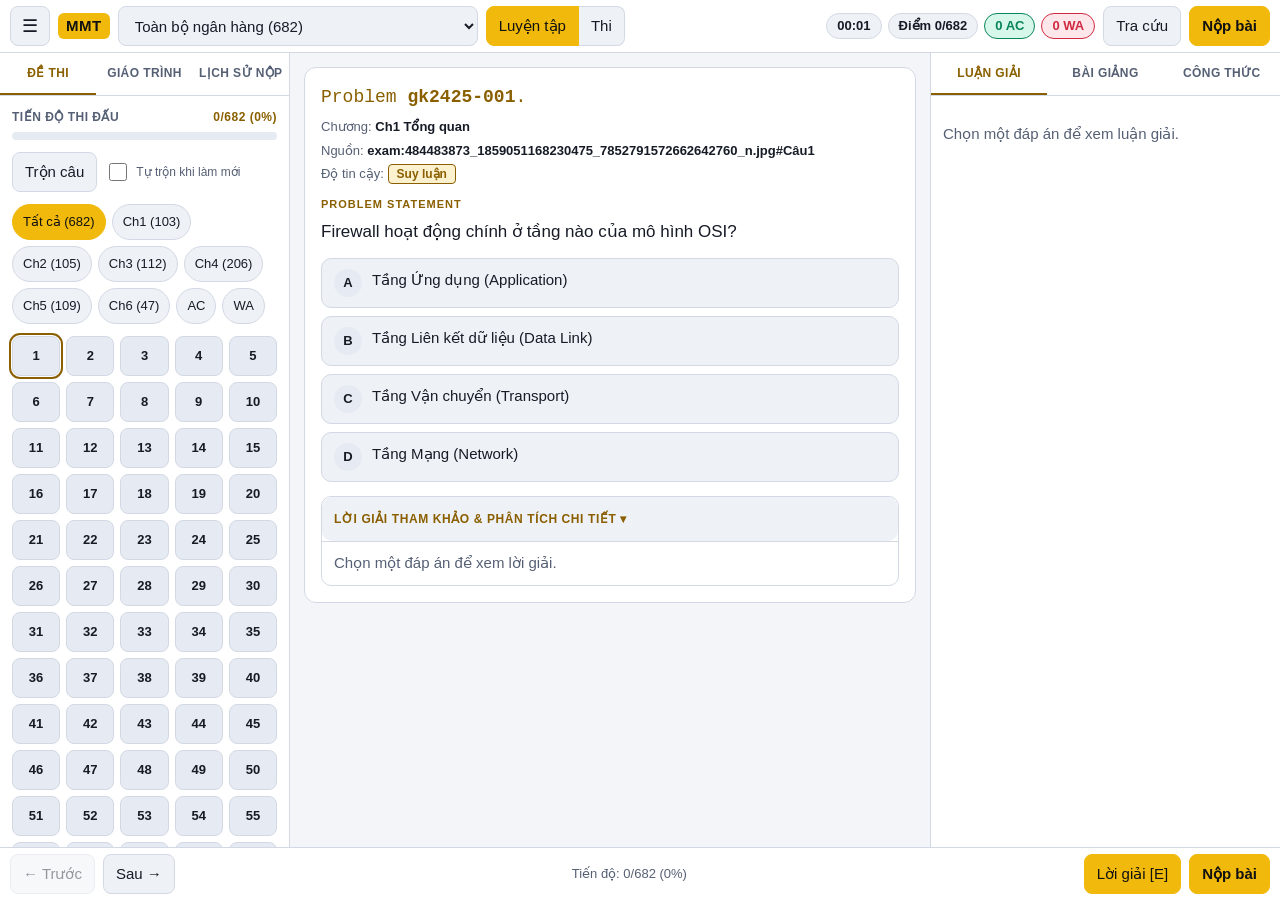
<file: index.html>
<!doctype html>
<html lang="vi">
<head>
<meta charset="utf-8">
<meta name="viewport" content="width=device-width, initial-scale=1">
<title>Ôn trắc nghiệm Mạng máy tính</title>
<link rel="stylesheet" href="style.css">
</head>
<body>
<header class="top">
  <button id="bMenu" class="ic" data-act="menu" aria-label="Mở/đóng danh sách câu hỏi" aria-expanded="false">&#9776;</button>
  <span class="brand">MMT</span>
  <label class="sr" for="selExam">Chọn đề</label>
  <select id="selExam"></select>
  <div class="seg" role="group" aria-label="Chế độ">
    <button data-act="mode" data-m="practice">Luyện tập</button>
    <button data-act="mode" data-m="exam">Thi</button>
  </div>
  <div class="badges">
    <span id="bTime" class="badge">00:00</span>
    <span id="bScore" class="badge"></span>
    <span id="bAc" class="badge ac"></span>
    <span id="bWa" class="badge wa"></span>
  </div>
  <button id="bRef" class="btn" data-act="ref" aria-expanded="false">Tra cứu</button>
  <button id="bSubTop" class="btn pri hideM">Nộp bài</button>
</header>
<div class="body">
  <aside id="left" aria-label="Đề thi, giáo trình, lịch sử">
    <div class="tabs" role="tablist">
      <button role="tab" data-act="ltab" data-t="exam">ĐỀ THI</button>
      <button role="tab" data-act="ltab" data-t="book">GIÁO TRÌNH</button>
      <button role="tab" data-act="ltab" data-t="hist">LỊCH SỬ NỘP</button>
    </div>
    <div id="lpane" class="pane"></div>
  </aside>
  <main id="center"></main>
  <aside id="right" aria-label="Tra cứu">
    <div class="tabs" role="tablist">
      <button role="tab" data-act="rtab" data-t="exp">LUẬN GIẢI</button>
      <button role="tab" data-act="rtab" data-t="th">BÀI GIẢNG</button>
      <button role="tab" data-act="rtab" data-t="fm">CÔNG THỨC</button>
    </div>
    <div id="rpane" class="pane"></div>
  </aside>
  <div id="scrim" data-act="scrim"></div>
</div>
<footer class="bot">
  <button id="bPrev" class="btn" data-act="prev">&larr; Trước</button>
  <button id="bNext" class="btn" data-act="next">Sau &rarr;</button>
  <span id="bProg" class="prog"></span>
  <button id="bExp" class="btn" data-act="exp">Lời giải [E]</button>
  <button id="bSubBot" class="btn pri">Nộp bài</button>
</footer>
<dialog id="res" aria-label="Kết quả"></dialog>
<script src="questions.js"></script>
<script src="q-overview.js"></script>
<script src="q-application.js"></script>
<script src="q-transport.js"></script>
<script src="q-network.js"></script>
<script src="q-link.js"></script>
<script src="q-media.js"></script>
<script src="q-user.js"></script>
<script src="q-allinone.js"></script>
<script src="theory-overview.js"></script>
<script src="theory-application.js"></script>
<script src="theory-transport.js"></script>
<script src="theory-network.js"></script>
<script src="theory-link.js"></script>
<script src="theory-media.js"></script>
<script src="app.js"></script>
</body>
</html>
</file>
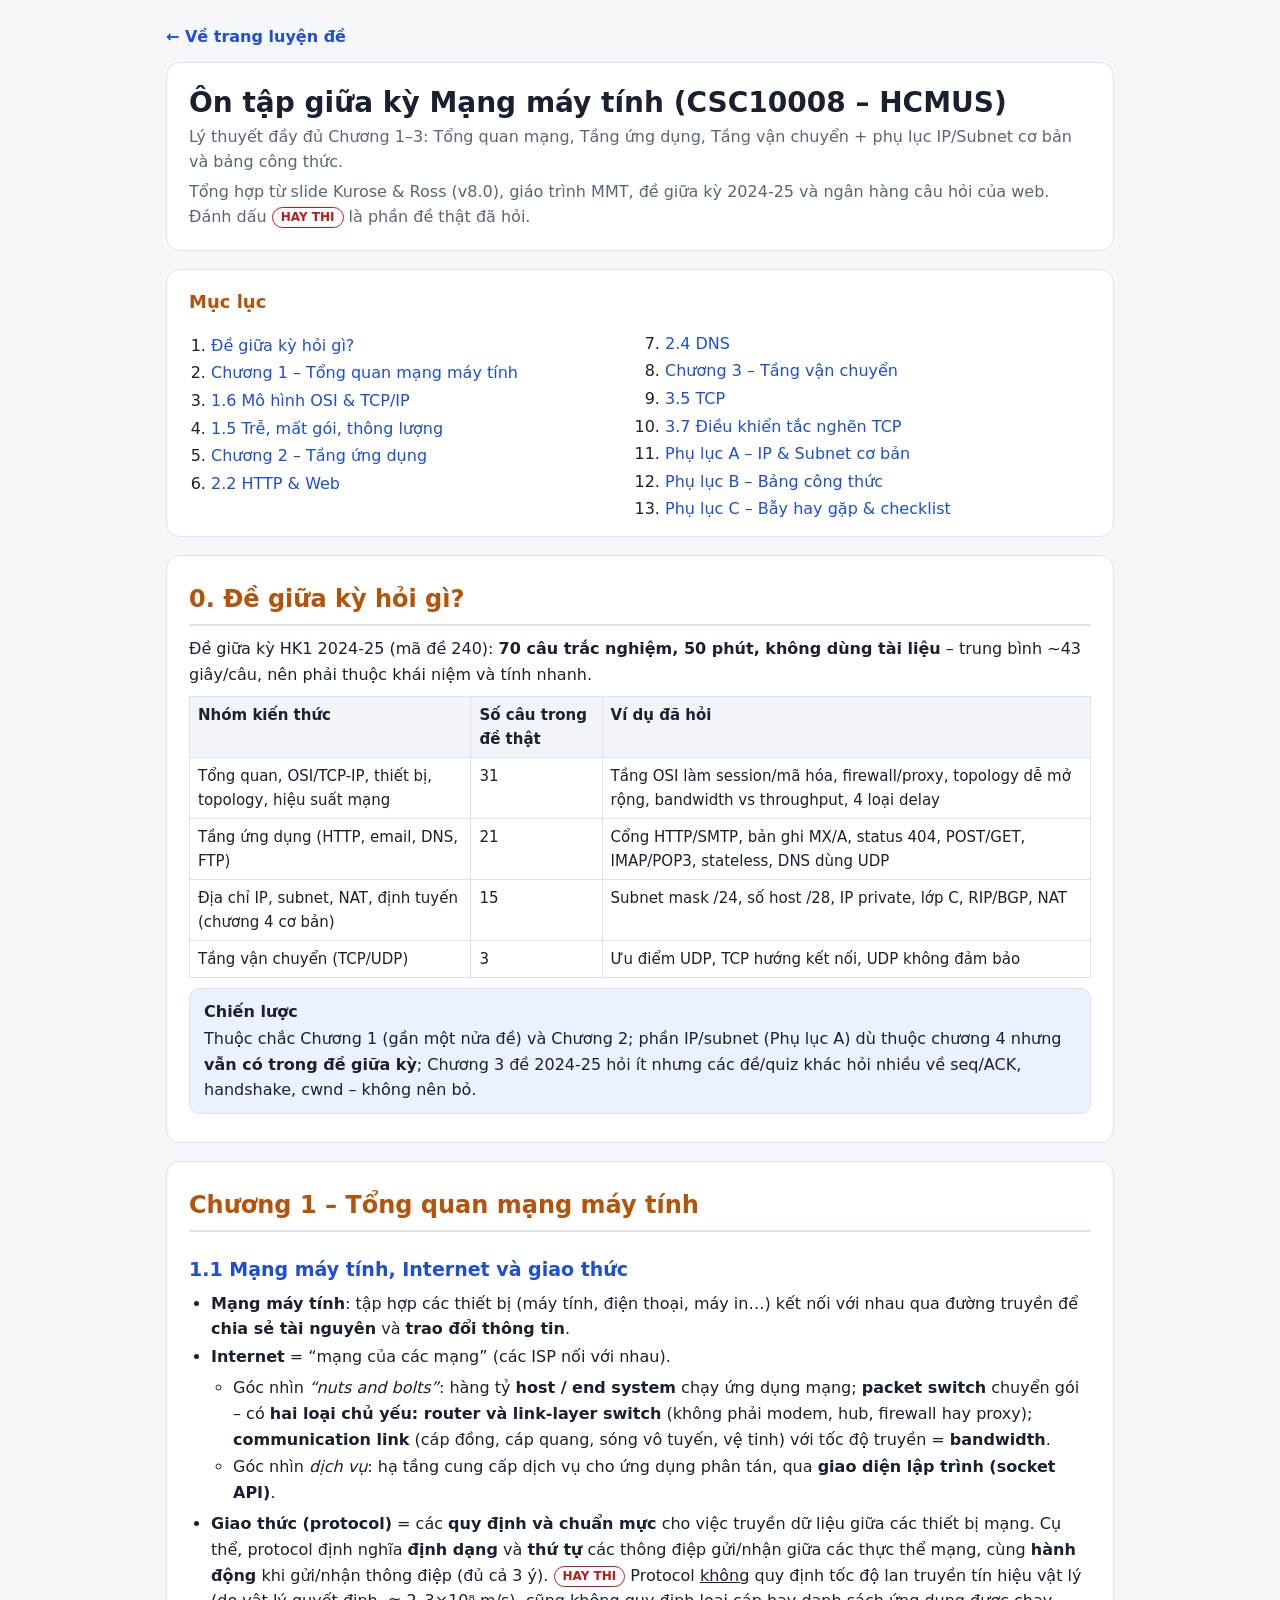
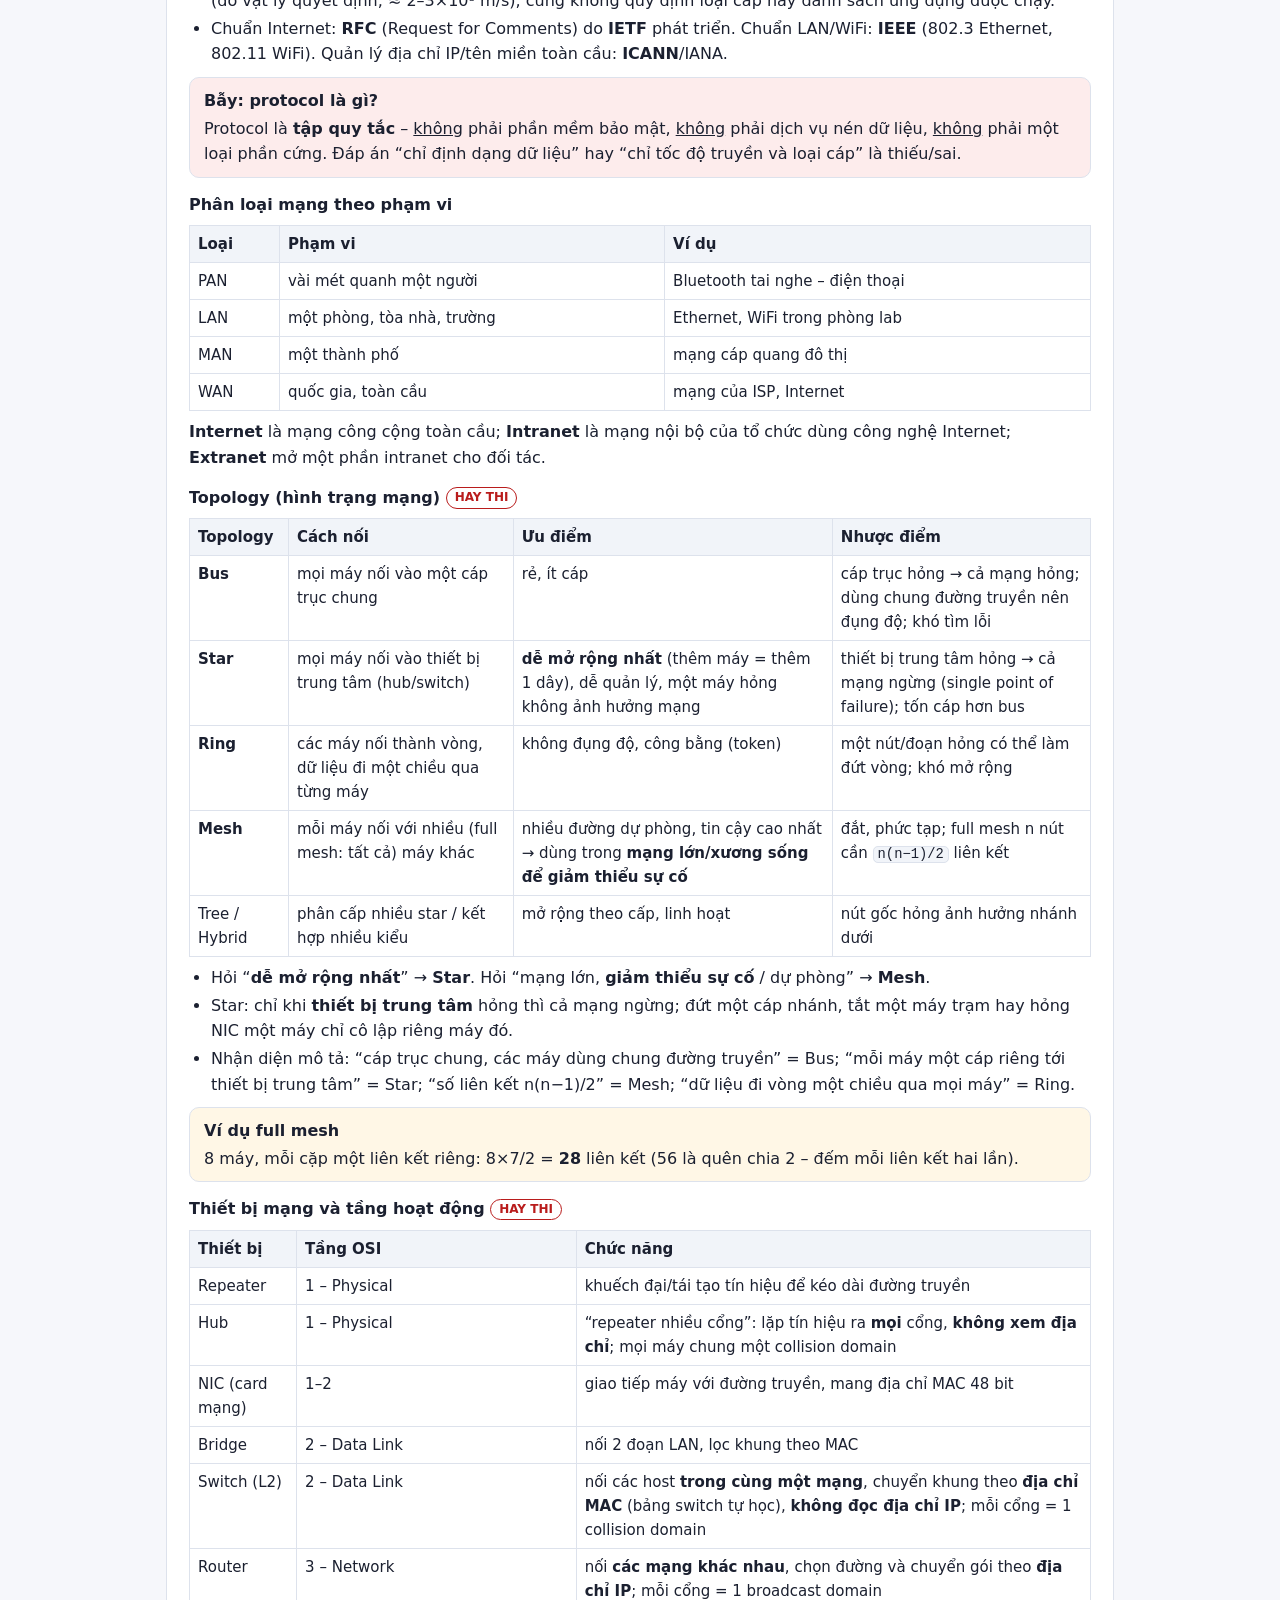
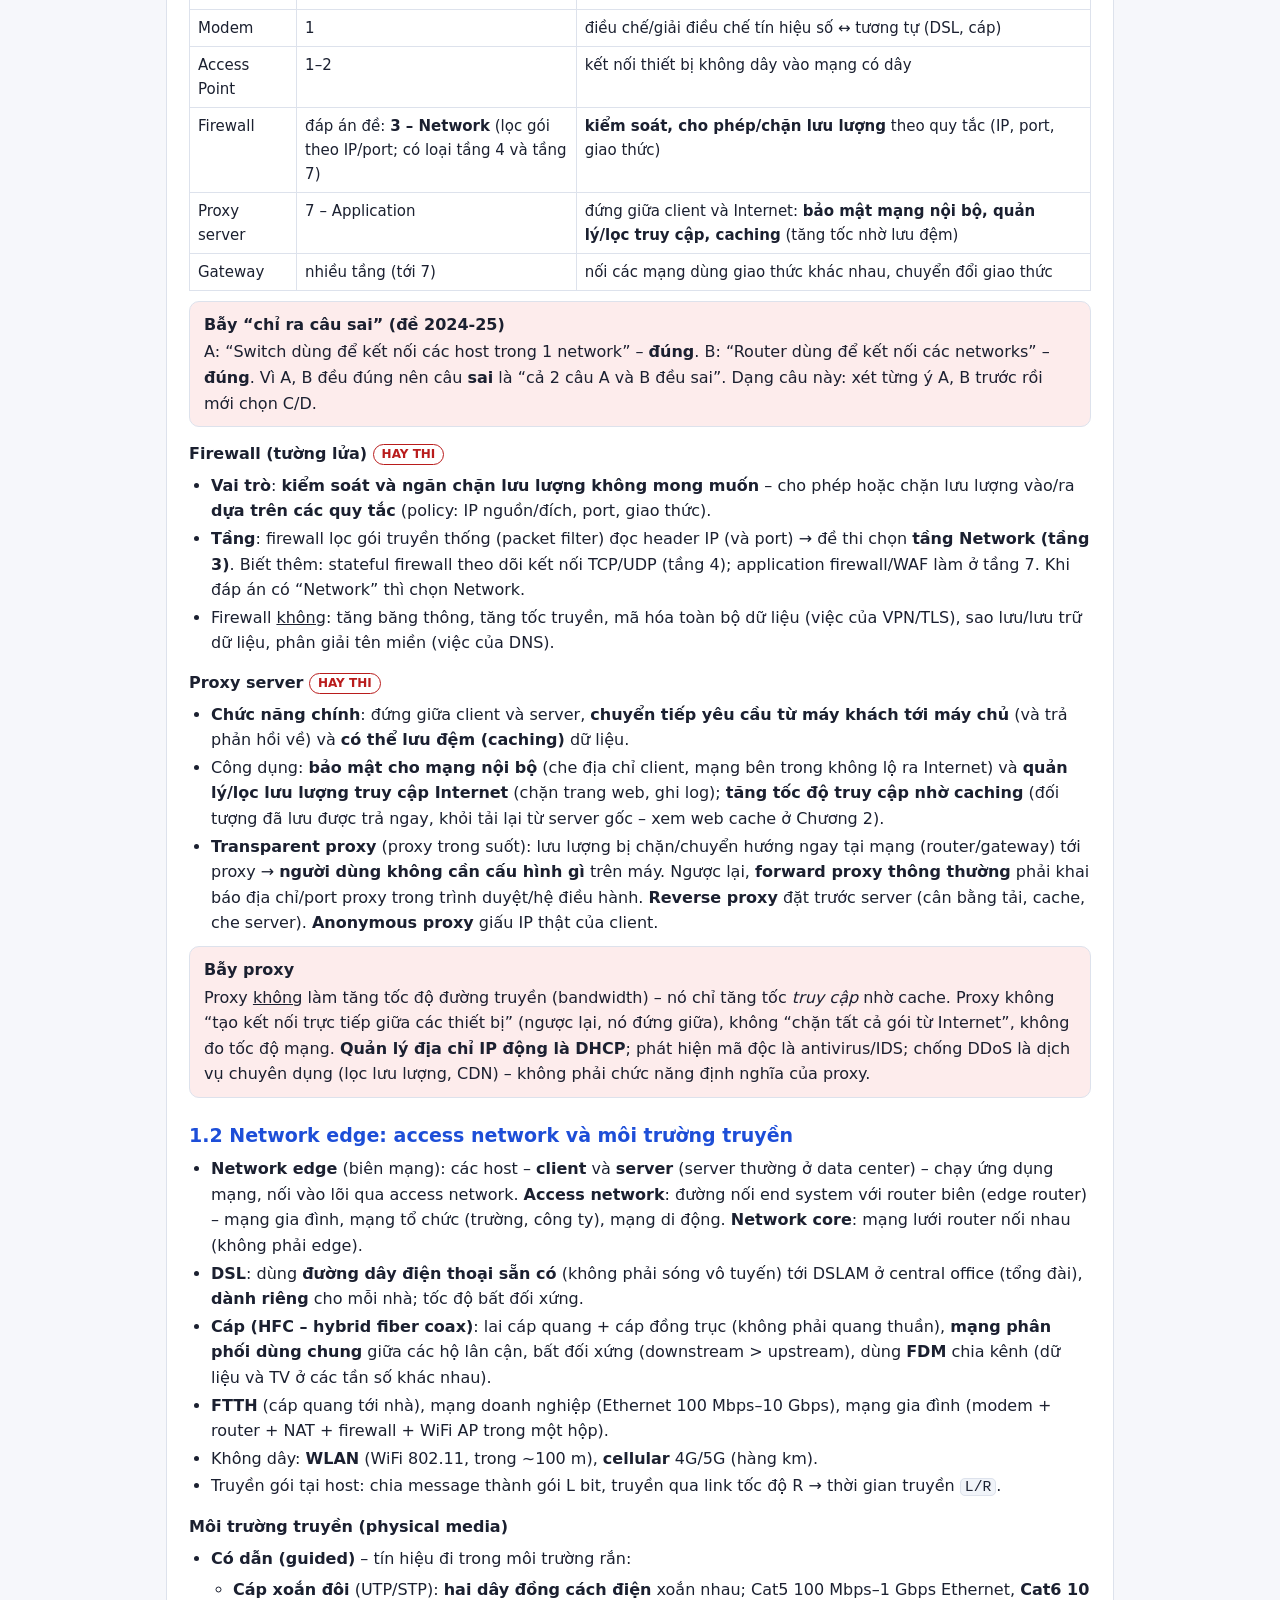
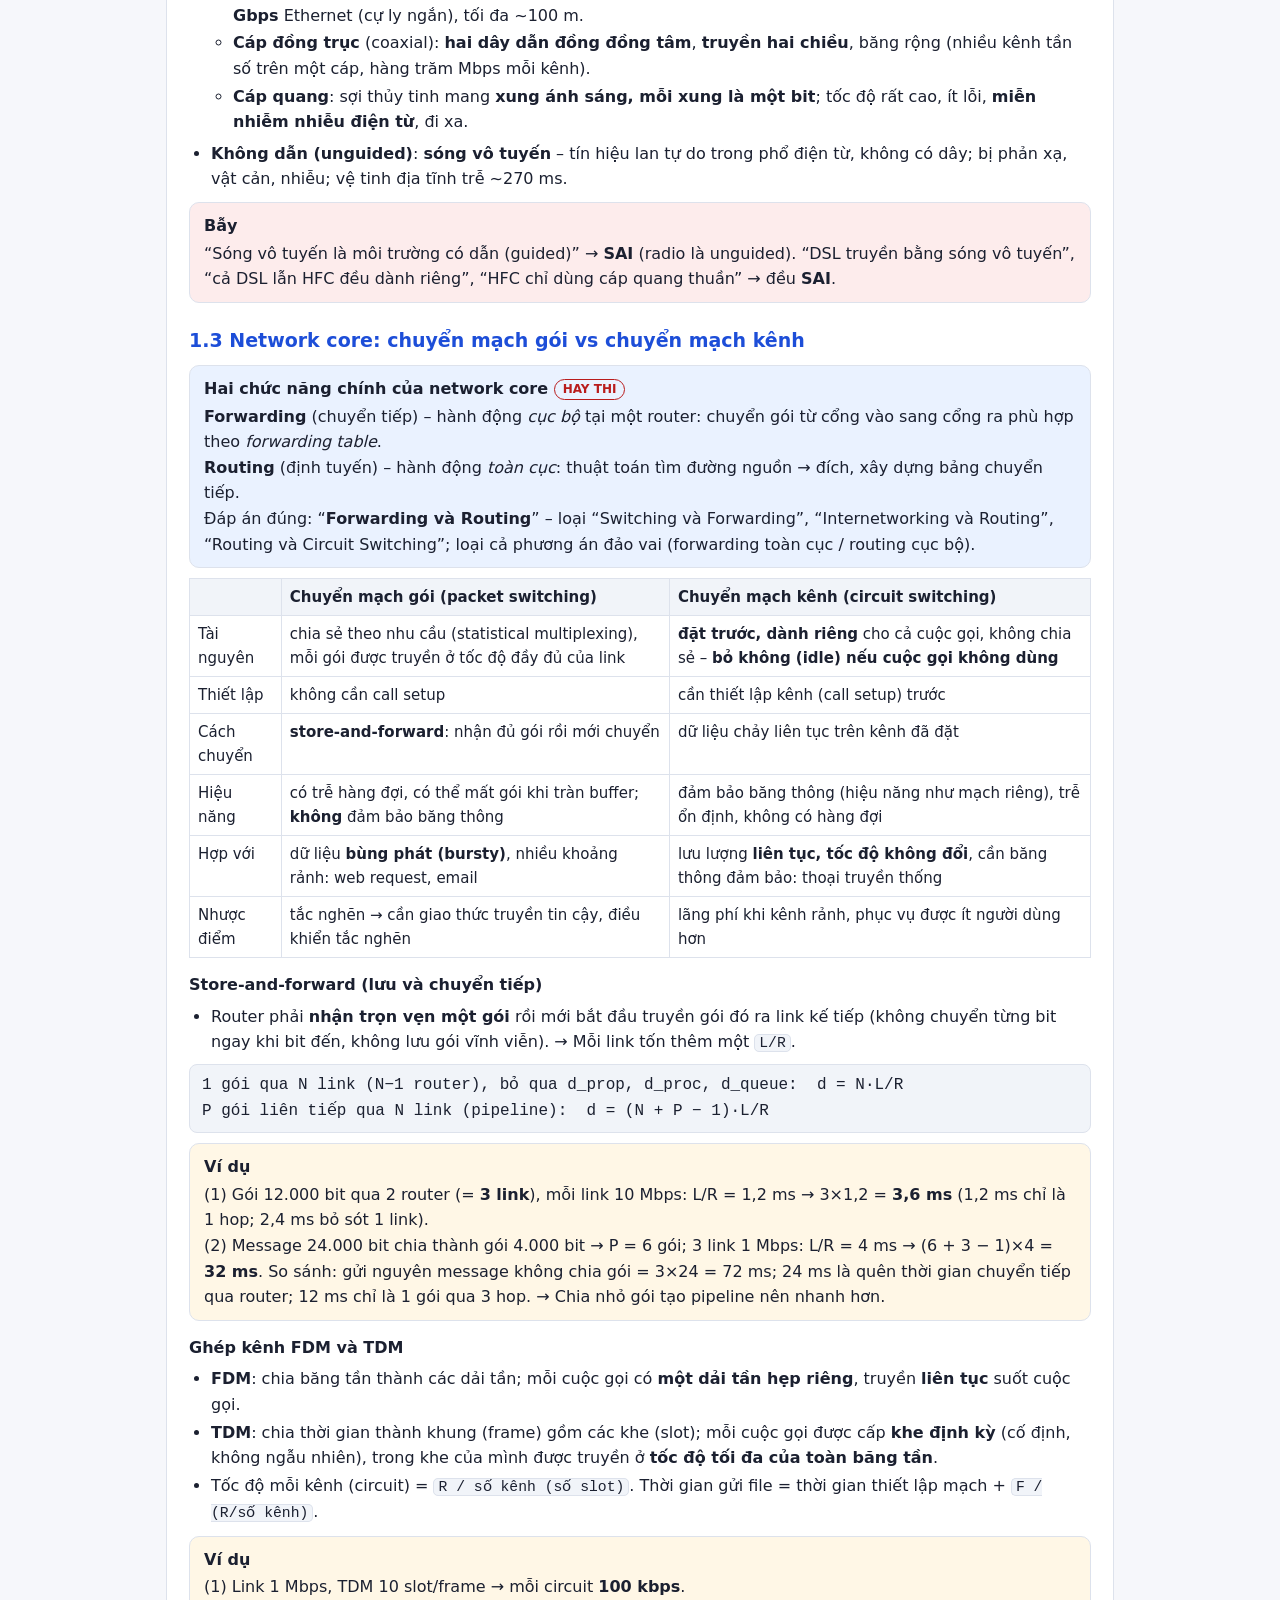
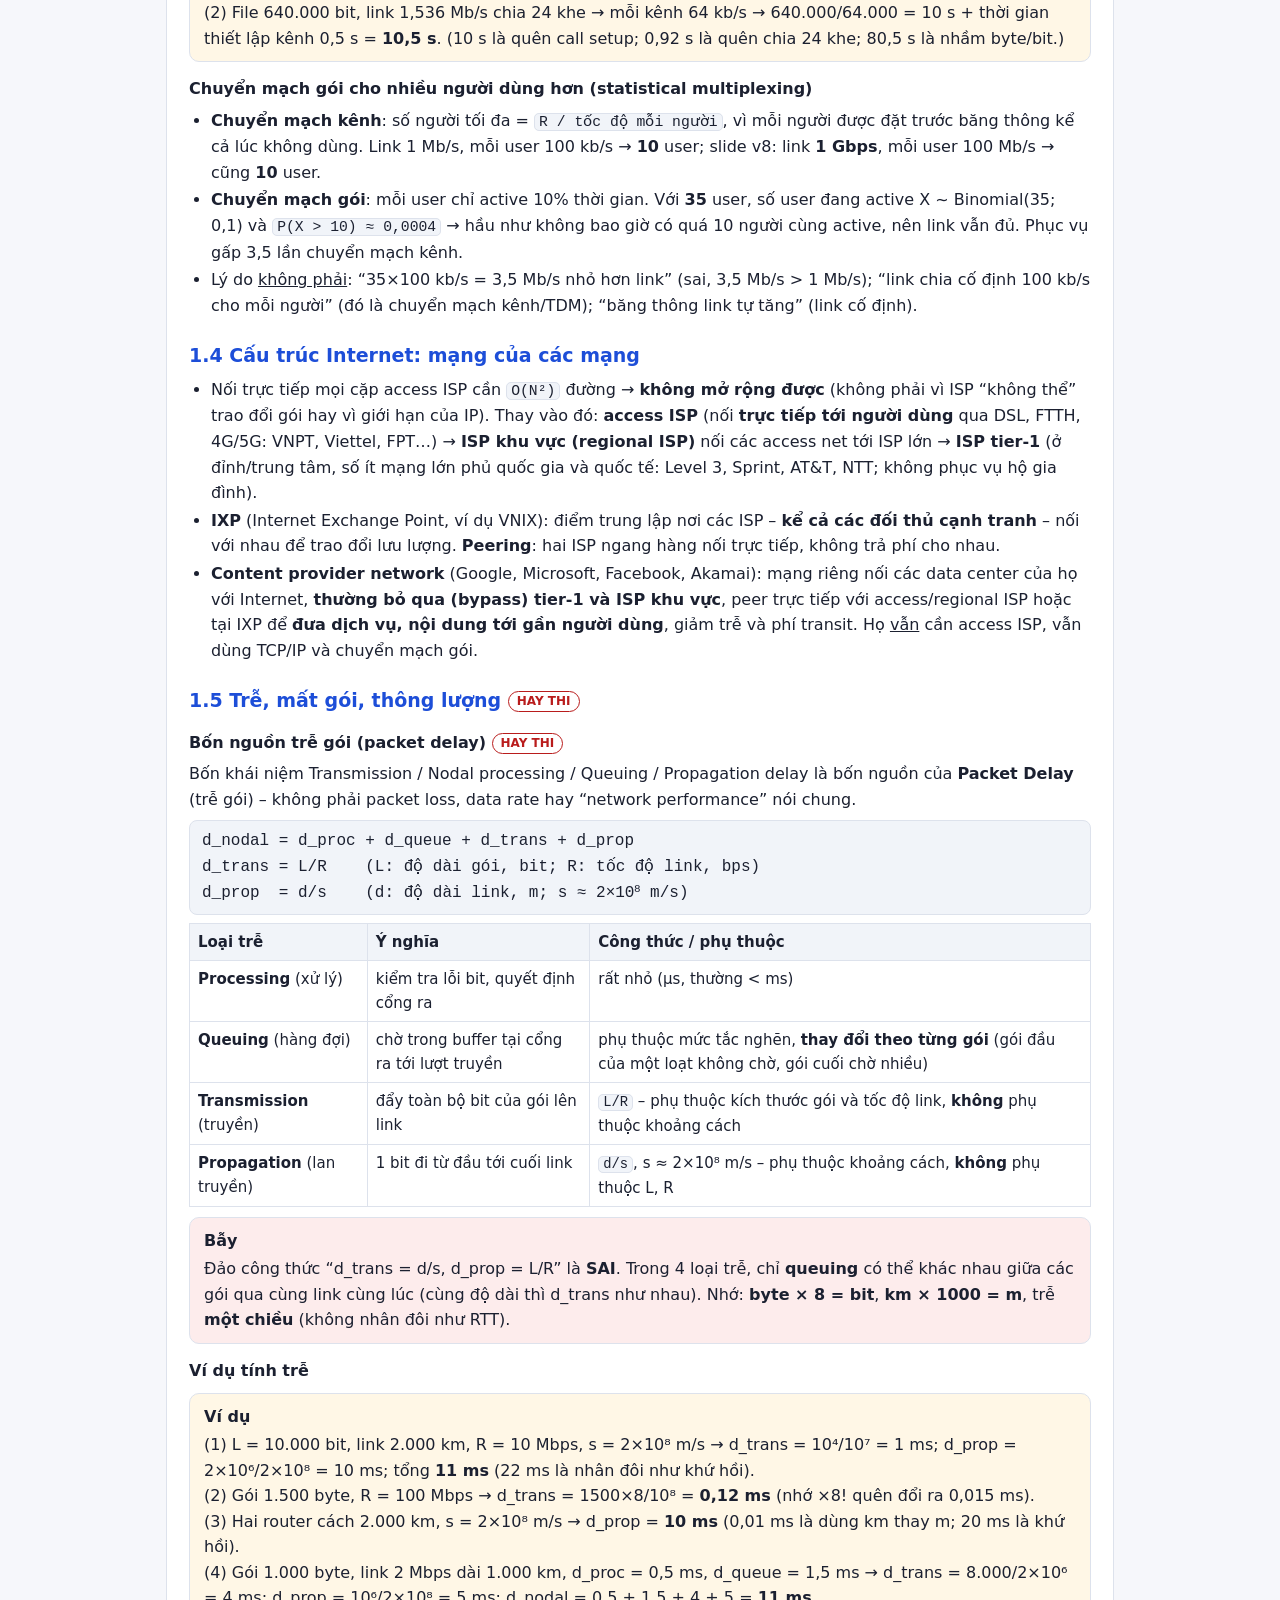
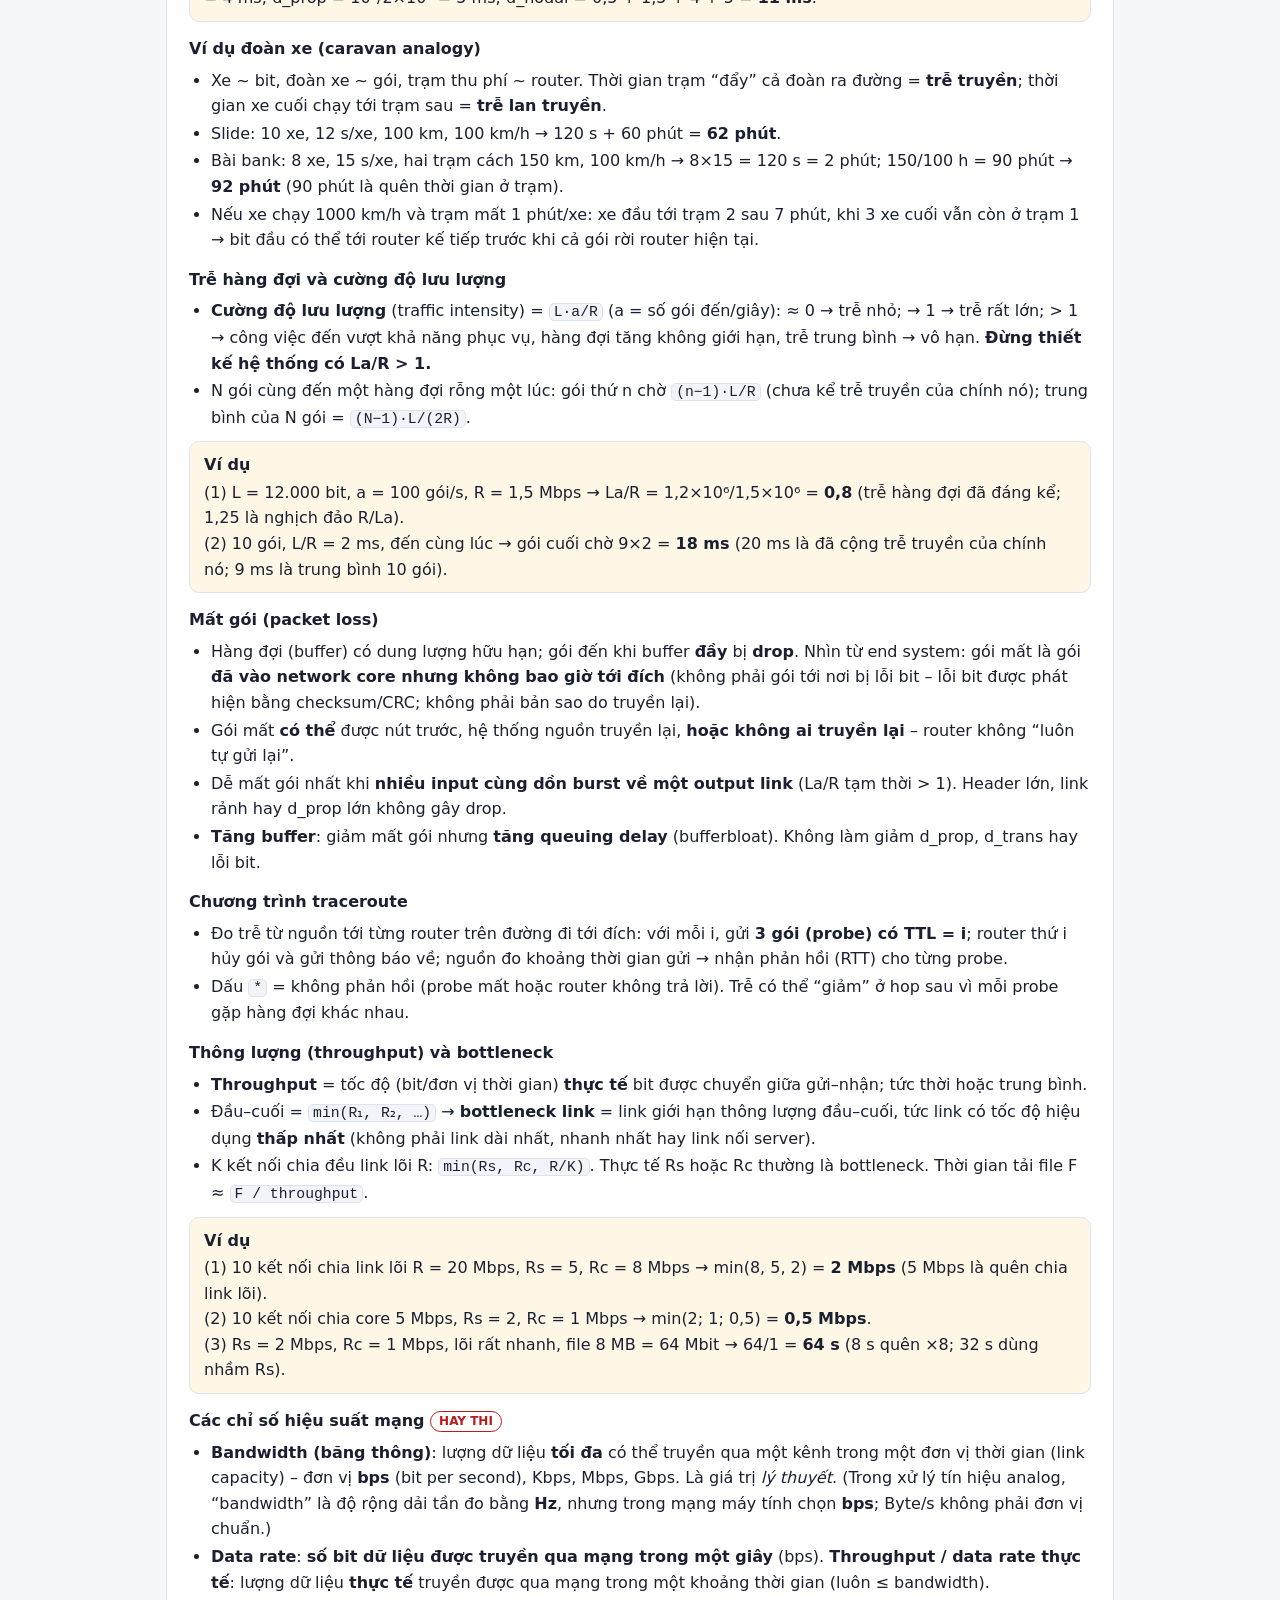
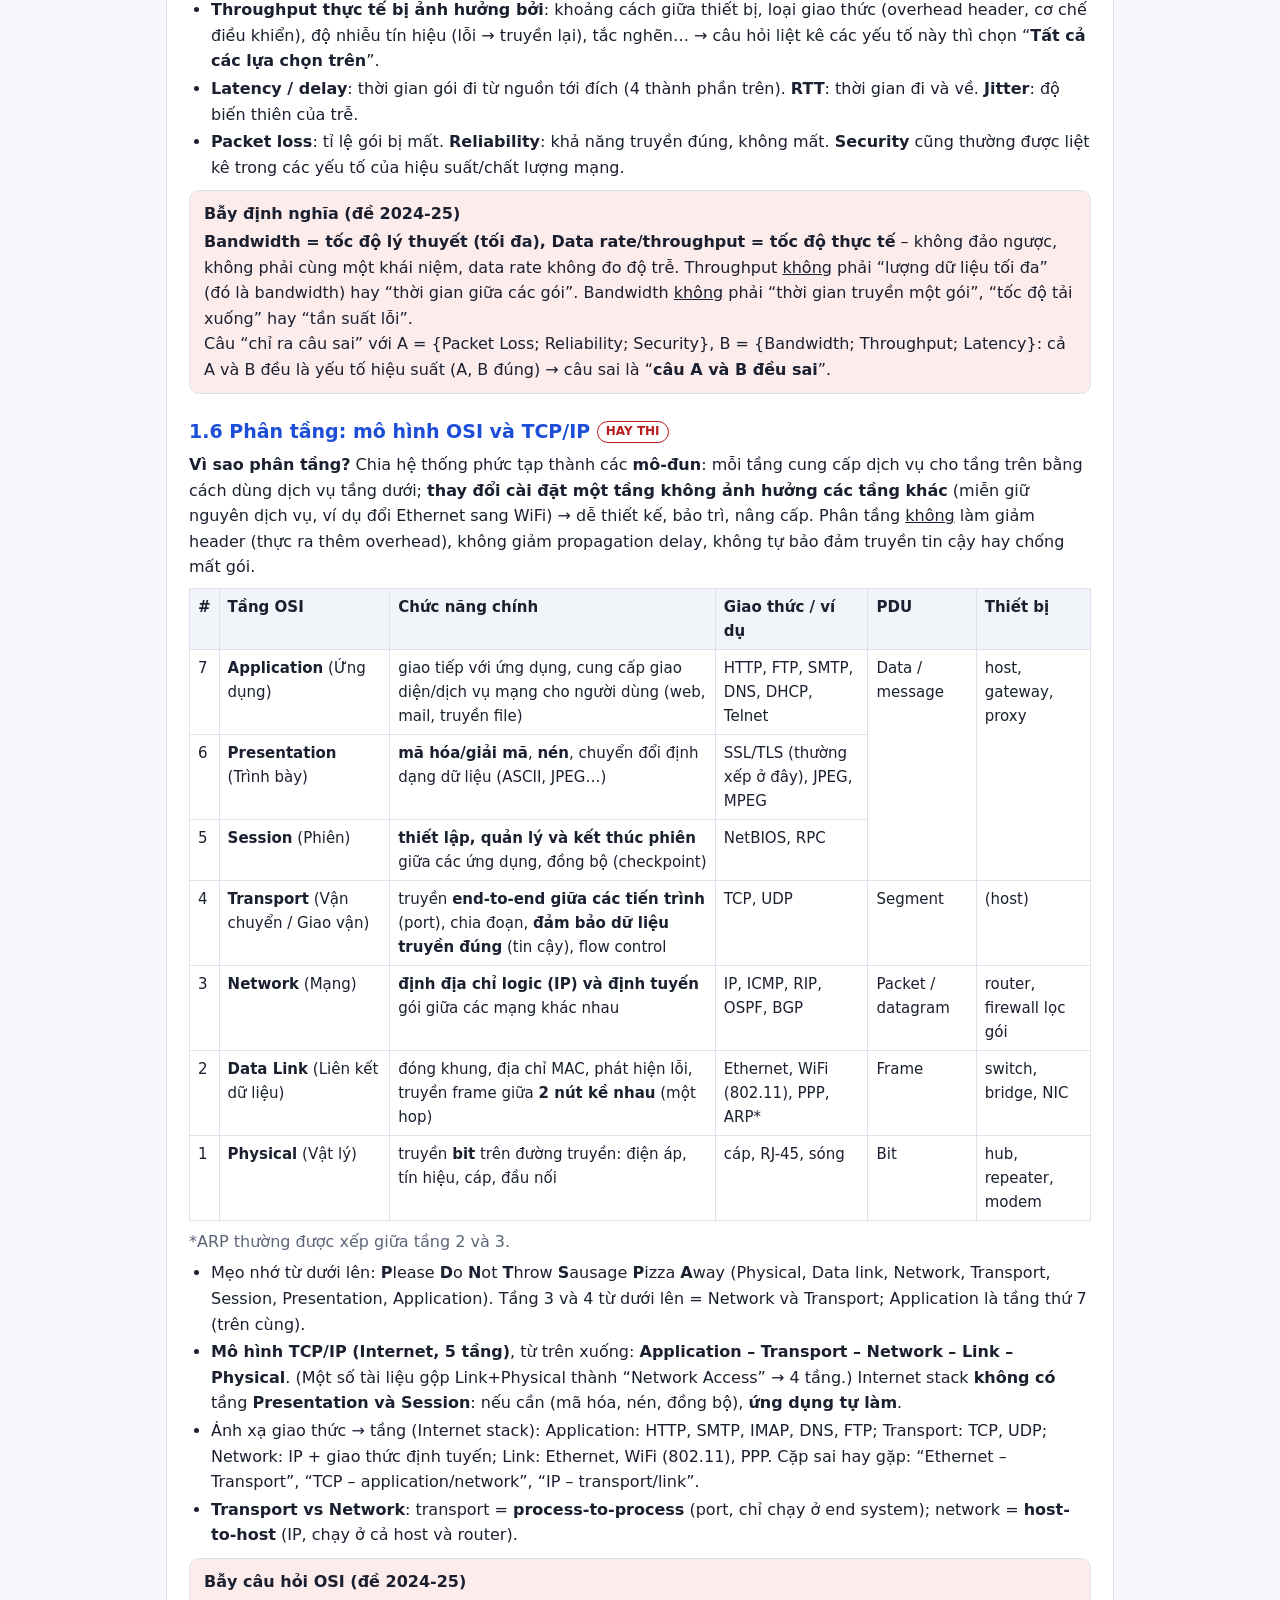
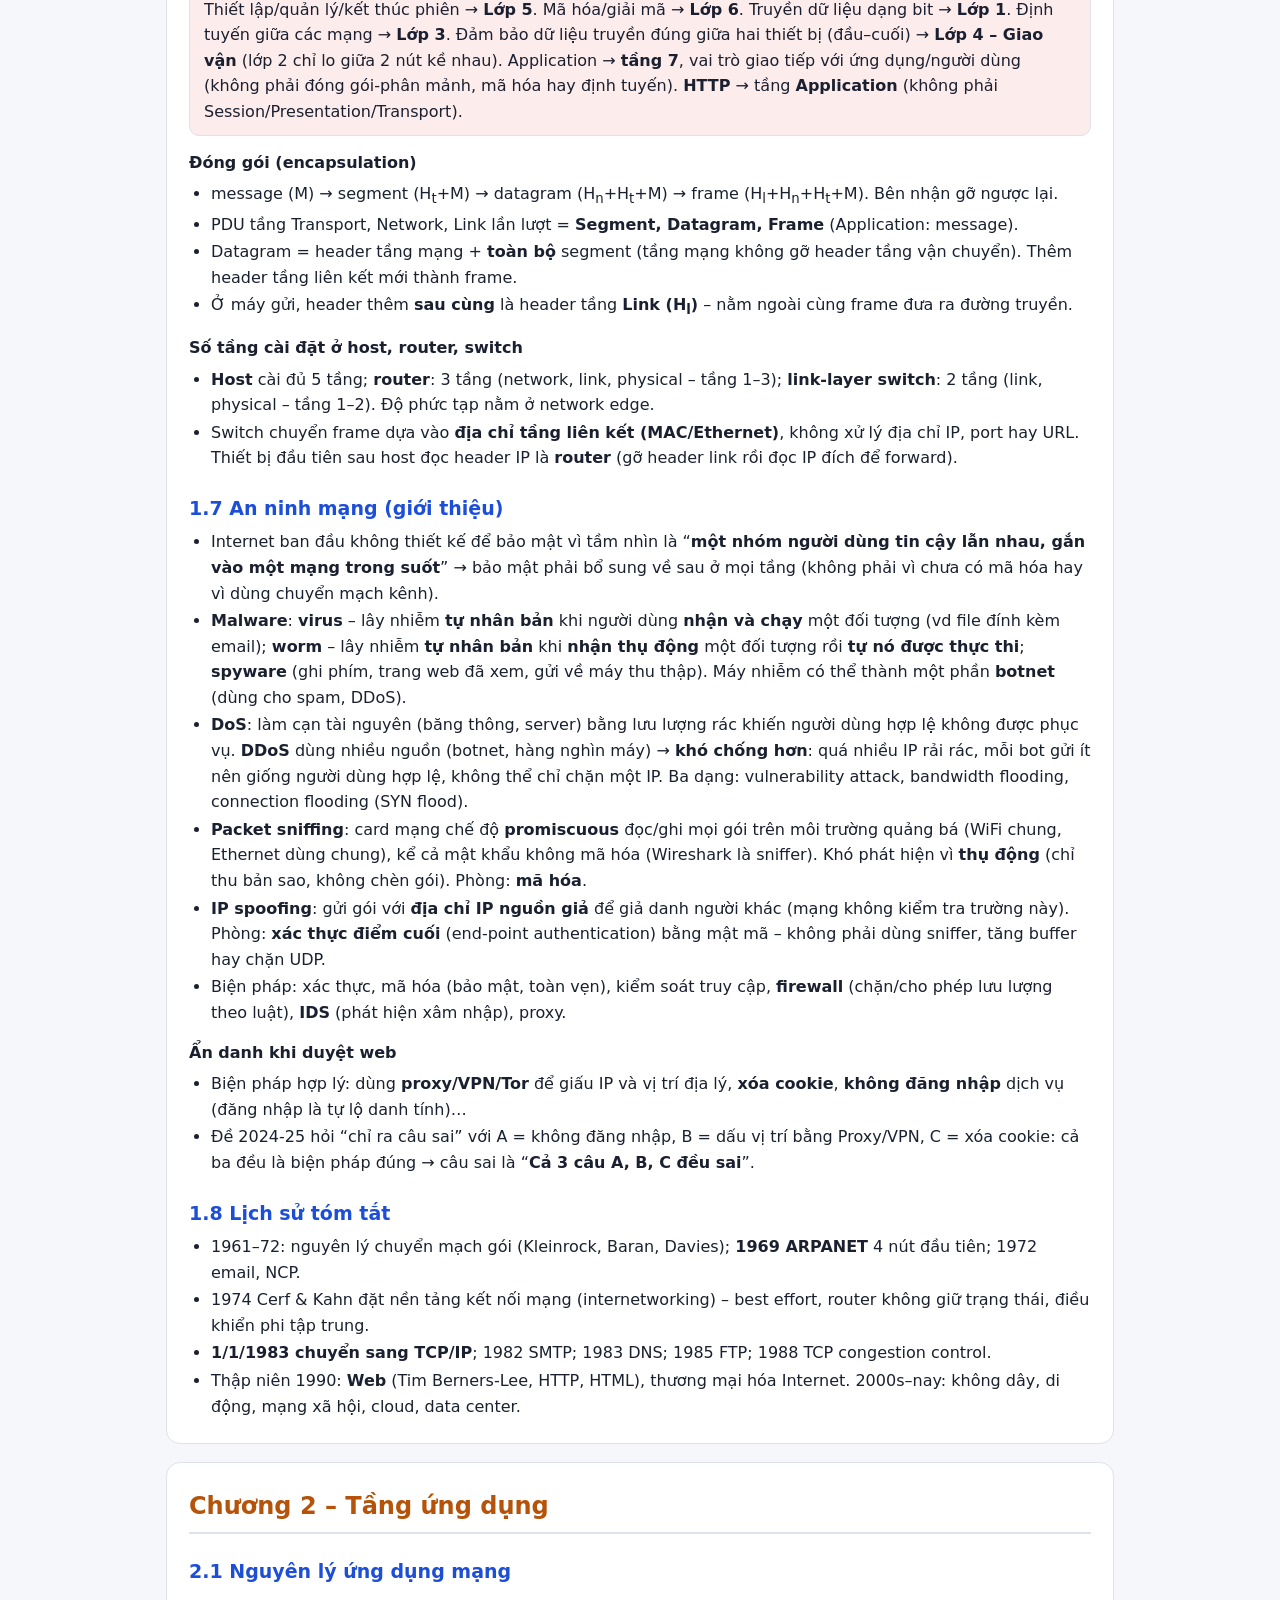
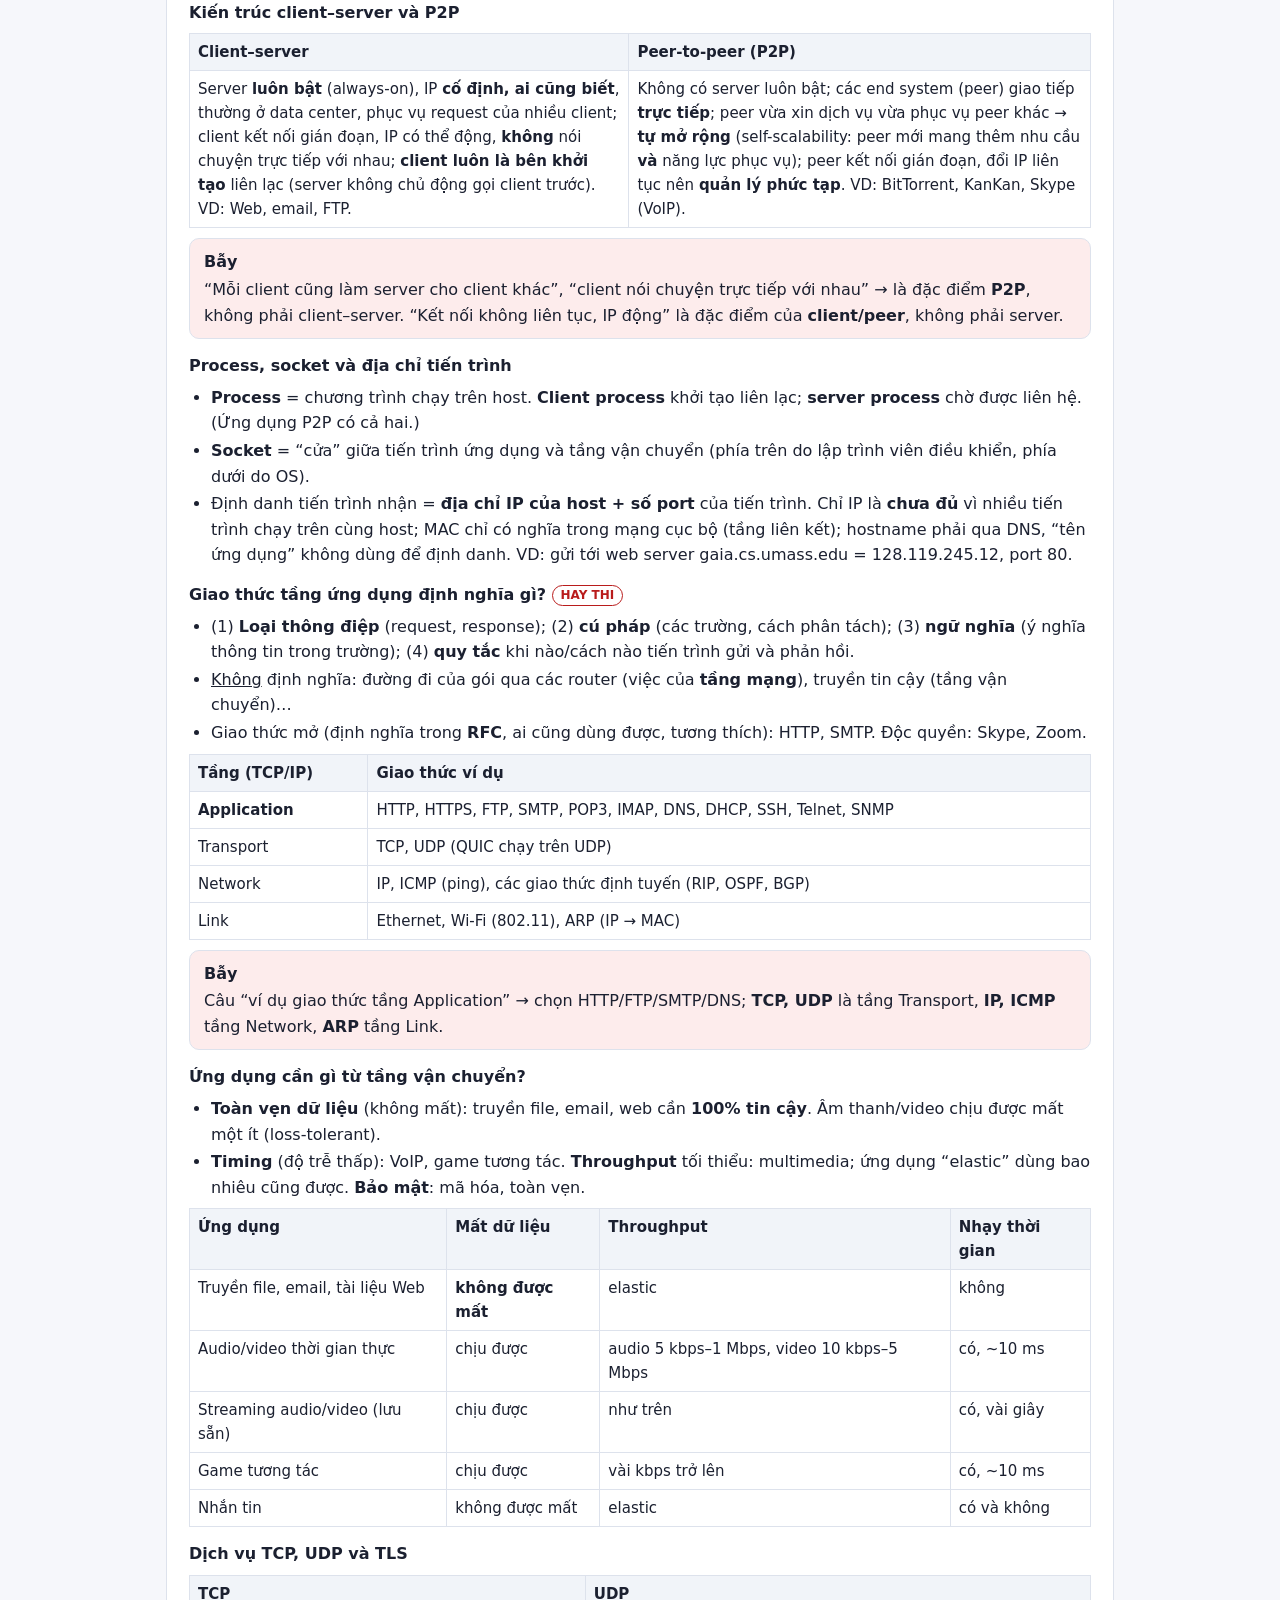
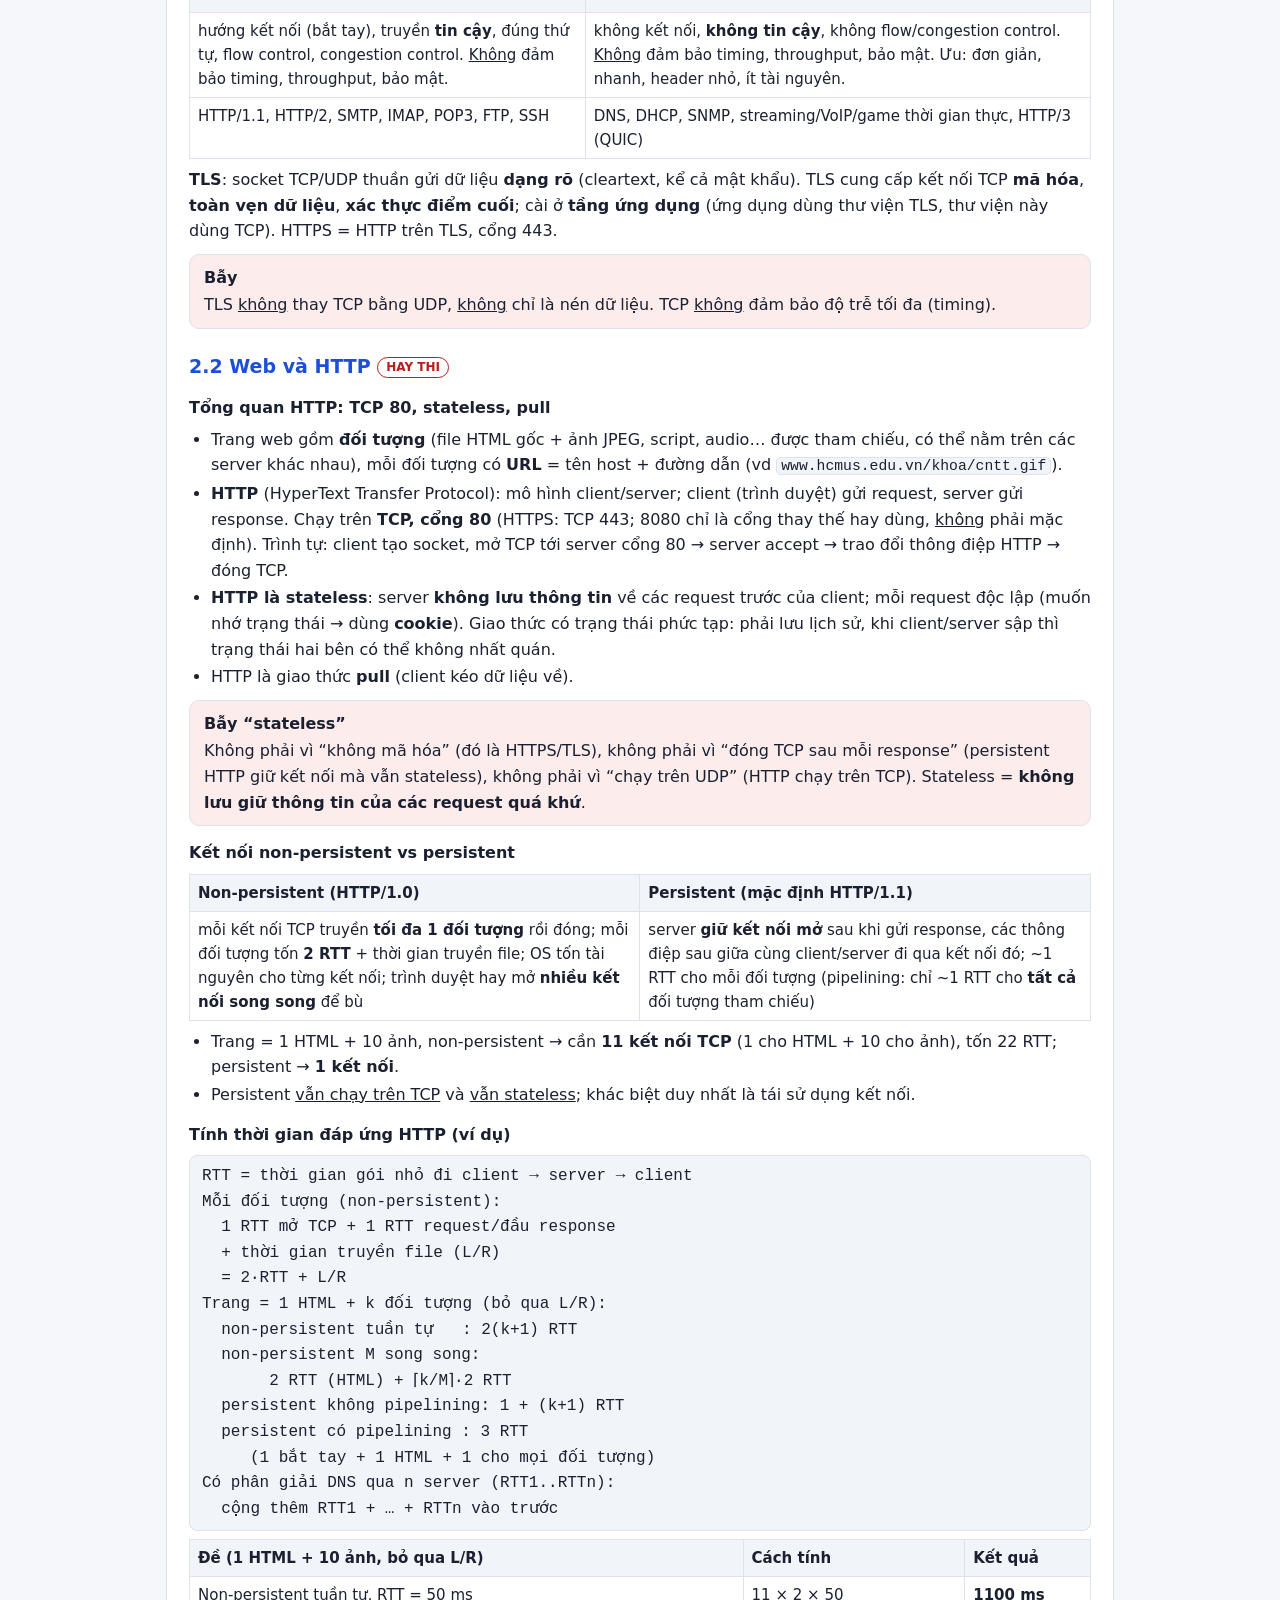
<file: on-tap-giua-ky.html>
<!doctype html>
<html lang="vi">
<head>
<meta charset="utf-8">
<meta name="viewport" content="width=device-width, initial-scale=1">
<title>Ôn tập giữa kỳ Mạng máy tính</title>
<style>
:root {
  --bg: #f6f7fb; --paper: #fff; --ink: #1b2030; --mut: #5b6478; --line: #dde2ec;
  --acc: #b45309; --acc2: #1d4ed8; --ok: #15803d; --bad: #b91c1c; --soft: #f1f4f9; --tip: #fff7e6; --trap: #fdecec; --key: #eaf2ff;
}
@media (prefers-color-scheme: dark) {
  :root:not([data-theme="light"]) {
    --bg: #0b0f18; --paper: #111724; --ink: #e6e9f0; --mut: #9aa3b5; --line: #263044;
    --acc: #f5b54a; --acc2: #7fb0ff; --ok: #4ade80; --bad: #f87171; --soft: #172033; --tip: #2a2213; --trap: #2b1618; --key: #13213a;
  }
}
* { box-sizing: border-box; }
body { margin: 0; background: var(--bg); color: var(--ink); font: 16px/1.6 "Segoe UI", system-ui, -apple-system, Roboto, Arial, sans-serif; }
.wrap { max-width: 980px; margin: 0 auto; padding: 24px 16px 64px; }
header.cover { background: var(--paper); border: 1px solid var(--line); border-radius: 14px; padding: 22px 22px 16px; margin-bottom: 18px; }
header.cover h1 { margin: 0 0 4px; font-size: 28px; line-height: 1.25; }
header.cover p { margin: 4px 0; color: var(--mut); }
.back { display: inline-block; margin-bottom: 12px; color: var(--acc2); text-decoration: none; font-weight: 600; }
nav.toc { background: var(--paper); border: 1px solid var(--line); border-radius: 14px; padding: 14px 22px; margin-bottom: 18px; }
nav.toc h2 { margin: 4px 0 8px; font-size: 18px; border: 0; }
nav.toc ol { margin: 0; padding-left: 22px; columns: 2; column-gap: 28px; }
nav.toc li { break-inside: avoid; margin: 2px 0; }
nav.toc a { color: var(--acc2); text-decoration: none; }
section.ch { background: var(--paper); border: 1px solid var(--line); border-radius: 14px; padding: 6px 22px 18px; margin-bottom: 18px; }
h2 { font-size: 24px; color: var(--acc); border-bottom: 2px solid var(--line); padding-bottom: 6px; margin: 18px 0 10px; }
h3 { font-size: 19px; margin: 22px 0 6px; color: var(--acc2); }
h4 { font-size: 16px; margin: 14px 0 4px; }
p { margin: 6px 0; }
ul, ol { margin: 6px 0; padding-left: 22px; }
li { margin: 2px 0; }
code { font-family: Consolas, "Cascadia Mono", monospace; font-size: .92em; background: var(--soft); border: 1px solid var(--line); border-radius: 5px; padding: 0 4px; overflow-wrap: anywhere; }
.box { border-radius: 10px; padding: 10px 14px; margin: 10px 0; border: 1px solid var(--line); }
.box > b:first-child { display: block; margin-bottom: 2px; }
.tip { background: var(--tip); }
.trap { background: var(--trap); }
.key { background: var(--key); }
.f { font-family: Consolas, "Cascadia Mono", monospace; background: var(--soft); border: 1px solid var(--line); border-radius: 8px; padding: 8px 12px; margin: 8px 0; white-space: pre-wrap; overflow-wrap: anywhere; }
.tw { overflow-x: auto; margin: 8px 0; }
table { border-collapse: collapse; width: 100%; font-size: 15px; }
th, td { border: 1px solid var(--line); padding: 6px 8px; text-align: left; vertical-align: top; }
th { background: var(--soft); }
.mut { color: var(--mut); }
.tag { display: inline-block; font-size: 12px; font-weight: 700; border-radius: 999px; padding: 0 8px; border: 1px solid var(--line); background: var(--soft); color: var(--mut); vertical-align: middle; }
.hot { color: var(--bad); border-color: var(--bad); background: transparent; }
@media (max-width: 640px) { nav.toc ol { columns: 1; } header.cover h1 { font-size: 23px; } h2 { font-size: 21px; } section.ch, header.cover, nav.toc { padding-left: 14px; padding-right: 14px; } }
@media print {
  :root { --bg: #fff; --paper: #fff; --ink: #000; --mut: #444; --line: #bbb; --soft: #f3f3f3; --tip: #fff8e8; --trap: #fdeeee; --key: #eef4ff; --acc: #8a3d00; --acc2: #1d3f9e; }
  body { font-size: 12.5px; }
  .wrap { max-width: none; padding: 0; }
  .back { display: none; }
  section.ch, header.cover, nav.toc { border: 0; padding: 0; margin: 0 0 10px; }
  section.ch:not(#de) { break-before: page; }
  h3, h4 { break-after: avoid; }
  .box, .f, tr { break-inside: avoid; }
  thead, th { break-after: avoid; }
}
</style>
</head>
<body>
<div class="wrap">
<a class="back" href="index.html">← Về trang luyện đề</a>
<header class="cover">
  <h1>Ôn tập giữa kỳ Mạng máy tính (CSC10008 – HCMUS)</h1>
  <p>Lý thuyết đầy đủ Chương 1–3: Tổng quan mạng, Tầng ứng dụng, Tầng vận chuyển + phụ lục IP/Subnet cơ bản và bảng công thức.</p>
  <p class="mut">Tổng hợp từ slide Kurose &amp; Ross (v8.0), giáo trình MMT, đề giữa kỳ 2024-25 và ngân hàng câu hỏi của web. Đánh dấu <span class="tag hot">HAY THI</span> là phần đề thật đã hỏi.</p>
</header>

<nav class="toc">
<h2>Mục lục</h2>
<ol>
  <li><a href="#de">Đề giữa kỳ hỏi gì?</a></li>
  <li><a href="#c1">Chương 1 – Tổng quan mạng máy tính</a></li>
  <li><a href="#c1-osi">1.6 Mô hình OSI &amp; TCP/IP</a></li>
  <li><a href="#c1-delay">1.5 Trễ, mất gói, thông lượng</a></li>
  <li><a href="#c2">Chương 2 – Tầng ứng dụng</a></li>
  <li><a href="#c2-http">2.2 HTTP &amp; Web</a></li>
  <li><a href="#c2-dns">2.4 DNS</a></li>
  <li><a href="#c3">Chương 3 – Tầng vận chuyển</a></li>
  <li><a href="#c3-tcp">3.5 TCP</a></li>
  <li><a href="#c3-cc">3.7 Điều khiển tắc nghẽn TCP</a></li>
  <li><a href="#pl-ip">Phụ lục A – IP &amp; Subnet cơ bản</a></li>
  <li><a href="#pl-cong">Phụ lục B – Bảng công thức</a></li>
  <li><a href="#pl-bay">Phụ lục C – Bẫy hay gặp &amp; checklist</a></li>
</ol>
</nav>

<!-- ===================================================== -->
<section class="ch" id="de">
<h2>0. Đề giữa kỳ hỏi gì?</h2>
<p>Đề giữa kỳ HK1 2024-25 (mã đề 240): <b>70 câu trắc nghiệm, 50 phút, không dùng tài liệu</b> – trung bình ~43 giây/câu, nên phải thuộc khái niệm và tính nhanh.</p>
<div class="tw"><table>
<tr><th>Nhóm kiến thức</th><th>Số câu trong đề thật</th><th>Ví dụ đã hỏi</th></tr>
<tr><td>Tổng quan, OSI/TCP-IP, thiết bị, topology, hiệu suất mạng</td><td>31</td><td>Tầng OSI làm session/mã hóa, firewall/proxy, topology dễ mở rộng, bandwidth vs throughput, 4 loại delay</td></tr>
<tr><td>Tầng ứng dụng (HTTP, email, DNS, FTP)</td><td>21</td><td>Cổng HTTP/SMTP, bản ghi MX/A, status 404, POST/GET, IMAP/POP3, stateless, DNS dùng UDP</td></tr>
<tr><td>Địa chỉ IP, subnet, NAT, định tuyến (chương 4 cơ bản)</td><td>15</td><td>Subnet mask /24, số host /28, IP private, lớp C, RIP/BGP, NAT</td></tr>
<tr><td>Tầng vận chuyển (TCP/UDP)</td><td>3</td><td>Ưu điểm UDP, TCP hướng kết nối, UDP không đảm bảo</td></tr>
</table></div>
<div class="box key"><b>Chiến lược</b>Thuộc chắc Chương 1 (gần một nửa đề) và Chương 2; phần IP/subnet (Phụ lục A) dù thuộc chương 4 nhưng <b>vẫn có trong đề giữa kỳ</b>; Chương 3 đề 2024-25 hỏi ít nhưng các đề/quiz khác hỏi nhiều về seq/ACK, handshake, cwnd – không nên bỏ.</div>
</section>

<!-- ===================================================== -->
<section class="ch" id="c1">
<h2>Chương 1 – Tổng quan mạng máy tính</h2>

<h3>1.1 Mạng máy tính, Internet và giao thức</h3>
<ul>
  <li><b>Mạng máy tính</b>: tập hợp các thiết bị (máy tính, điện thoại, máy in…) kết nối với nhau qua đường truyền để <b>chia sẻ tài nguyên</b> và <b>trao đổi thông tin</b>.</li>
  <li><b>Internet</b> = “mạng của các mạng” (các ISP nối với nhau).
    <ul>
      <li>Góc nhìn <i>“nuts and bolts”</i>: hàng tỷ <b>host / end system</b> chạy ứng dụng mạng; <b>packet switch</b> chuyển gói – có <b>hai loại chủ yếu: router và link-layer switch</b> (không phải modem, hub, firewall hay proxy); <b>communication link</b> (cáp đồng, cáp quang, sóng vô tuyến, vệ tinh) với tốc độ truyền = <b>bandwidth</b>.</li>
      <li>Góc nhìn <i>dịch vụ</i>: hạ tầng cung cấp dịch vụ cho ứng dụng phân tán, qua <b>giao diện lập trình (socket API)</b>.</li>
    </ul>
  </li>
  <li><b>Giao thức (protocol)</b> = các <b>quy định và chuẩn mực</b> cho việc truyền dữ liệu giữa các thiết bị mạng. Cụ thể, protocol định nghĩa <b>định dạng</b> và <b>thứ tự</b> các thông điệp gửi/nhận giữa các thực thể mạng, cùng <b>hành động</b> khi gửi/nhận thông điệp (đủ cả 3 ý). <span class="tag hot">HAY THI</span> Protocol <u>không</u> quy định tốc độ lan truyền tín hiệu vật lý (do vật lý quyết định, ≈ 2–3×10⁸ m/s), cũng không quy định loại cáp hay danh sách ứng dụng được chạy.</li>
  <li>Chuẩn Internet: <b>RFC</b> (Request for Comments) do <b>IETF</b> phát triển. Chuẩn LAN/WiFi: <b>IEEE</b> (802.3 Ethernet, 802.11 WiFi). Quản lý địa chỉ IP/tên miền toàn cầu: <b>ICANN</b>/IANA.</li>
</ul>
<div class="box trap"><b>Bẫy: protocol là gì?</b>Protocol là <b>tập quy tắc</b> – <u>không</u> phải phần mềm bảo mật, <u>không</u> phải dịch vụ nén dữ liệu, <u>không</u> phải một loại phần cứng. Đáp án “chỉ định dạng dữ liệu” hay “chỉ tốc độ truyền và loại cáp” là thiếu/sai.</div>

<h4>Phân loại mạng theo phạm vi</h4>
<div class="tw"><table>
<tr><th>Loại</th><th>Phạm vi</th><th>Ví dụ</th></tr>
<tr><td>PAN</td><td>vài mét quanh một người</td><td>Bluetooth tai nghe – điện thoại</td></tr>
<tr><td>LAN</td><td>một phòng, tòa nhà, trường</td><td>Ethernet, WiFi trong phòng lab</td></tr>
<tr><td>MAN</td><td>một thành phố</td><td>mạng cáp quang đô thị</td></tr>
<tr><td>WAN</td><td>quốc gia, toàn cầu</td><td>mạng của ISP, Internet</td></tr>
</table></div>
<p><b>Internet</b> là mạng công cộng toàn cầu; <b>Intranet</b> là mạng nội bộ của tổ chức dùng công nghệ Internet; <b>Extranet</b> mở một phần intranet cho đối tác.</p>

<h4>Topology (hình trạng mạng) <span class="tag hot">HAY THI</span></h4>
<div class="tw"><table>
<tr><th>Topology</th><th>Cách nối</th><th>Ưu điểm</th><th>Nhược điểm</th></tr>
<tr><td><b>Bus</b></td><td>mọi máy nối vào một cáp trục chung</td><td>rẻ, ít cáp</td><td>cáp trục hỏng → cả mạng hỏng; dùng chung đường truyền nên đụng độ; khó tìm lỗi</td></tr>
<tr><td><b>Star</b></td><td>mọi máy nối vào thiết bị trung tâm (hub/switch)</td><td><b>dễ mở rộng nhất</b> (thêm máy = thêm 1 dây), dễ quản lý, một máy hỏng không ảnh hưởng mạng</td><td>thiết bị trung tâm hỏng → cả mạng ngừng (single point of failure); tốn cáp hơn bus</td></tr>
<tr><td><b>Ring</b></td><td>các máy nối thành vòng, dữ liệu đi một chiều qua từng máy</td><td>không đụng độ, công bằng (token)</td><td>một nút/đoạn hỏng có thể làm đứt vòng; khó mở rộng</td></tr>
<tr><td><b>Mesh</b></td><td>mỗi máy nối với nhiều (full mesh: tất cả) máy khác</td><td>nhiều đường dự phòng, tin cậy cao nhất → dùng trong <b>mạng lớn/xương sống để giảm thiểu sự cố</b></td><td>đắt, phức tạp; full mesh n nút cần <code>n(n−1)/2</code> liên kết</td></tr>
<tr><td>Tree / Hybrid</td><td>phân cấp nhiều star / kết hợp nhiều kiểu</td><td>mở rộng theo cấp, linh hoạt</td><td>nút gốc hỏng ảnh hưởng nhánh dưới</td></tr>
</table></div>
<ul>
  <li>Hỏi “<b>dễ mở rộng nhất</b>” → <b>Star</b>. Hỏi “mạng lớn, <b>giảm thiểu sự cố</b> / dự phòng” → <b>Mesh</b>.</li>
  <li>Star: chỉ khi <b>thiết bị trung tâm</b> hỏng thì cả mạng ngừng; đứt một cáp nhánh, tắt một máy trạm hay hỏng NIC một máy chỉ cô lập riêng máy đó.</li>
  <li>Nhận diện mô tả: “cáp trục chung, các máy dùng chung đường truyền” = Bus; “mỗi máy một cáp riêng tới thiết bị trung tâm” = Star; “số liên kết n(n−1)/2” = Mesh; “dữ liệu đi vòng một chiều qua mọi máy” = Ring.</li>
</ul>
<div class="box tip"><b>Ví dụ full mesh</b>8 máy, mỗi cặp một liên kết riêng: 8×7/2 = <b>28</b> liên kết (56 là quên chia 2 – đếm mỗi liên kết hai lần).</div>

<h4>Thiết bị mạng và tầng hoạt động <span class="tag hot">HAY THI</span></h4>
<div class="tw"><table>
<tr><th>Thiết bị</th><th>Tầng OSI</th><th>Chức năng</th></tr>
<tr><td>Repeater</td><td>1 – Physical</td><td>khuếch đại/tái tạo tín hiệu để kéo dài đường truyền</td></tr>
<tr><td>Hub</td><td>1 – Physical</td><td>“repeater nhiều cổng”: lặp tín hiệu ra <b>mọi</b> cổng, <b>không xem địa chỉ</b>; mọi máy chung một collision domain</td></tr>
<tr><td>NIC (card mạng)</td><td>1–2</td><td>giao tiếp máy với đường truyền, mang địa chỉ MAC 48 bit</td></tr>
<tr><td>Bridge</td><td>2 – Data Link</td><td>nối 2 đoạn LAN, lọc khung theo MAC</td></tr>
<tr><td>Switch (L2)</td><td>2 – Data Link</td><td>nối các host <b>trong cùng một mạng</b>, chuyển khung theo <b>địa chỉ MAC</b> (bảng switch tự học), <b>không đọc địa chỉ IP</b>; mỗi cổng = 1 collision domain</td></tr>
<tr><td>Router</td><td>3 – Network</td><td>nối <b>các mạng khác nhau</b>, chọn đường và chuyển gói theo <b>địa chỉ IP</b>; mỗi cổng = 1 broadcast domain</td></tr>
<tr><td>Modem</td><td>1</td><td>điều chế/giải điều chế tín hiệu số ↔ tương tự (DSL, cáp)</td></tr>
<tr><td>Access Point</td><td>1–2</td><td>kết nối thiết bị không dây vào mạng có dây</td></tr>
<tr><td>Firewall</td><td>đáp án đề: <b>3 – Network</b> (lọc gói theo IP/port; có loại tầng 4 và tầng 7)</td><td><b>kiểm soát, cho phép/chặn lưu lượng</b> theo quy tắc (IP, port, giao thức)</td></tr>
<tr><td>Proxy server</td><td>7 – Application</td><td>đứng giữa client và Internet: <b>bảo mật mạng nội bộ, quản lý/lọc truy cập, caching</b> (tăng tốc nhờ lưu đệm)</td></tr>
<tr><td>Gateway</td><td>nhiều tầng (tới 7)</td><td>nối các mạng dùng giao thức khác nhau, chuyển đổi giao thức</td></tr>
</table></div>
<div class="box trap"><b>Bẫy “chỉ ra câu sai” (đề 2024-25)</b>A: “Switch dùng để kết nối các host trong 1 network” – <b>đúng</b>. B: “Router dùng để kết nối các networks” – <b>đúng</b>. Vì A, B đều đúng nên câu <b>sai</b> là “cả 2 câu A và B đều sai”. Dạng câu này: xét từng ý A, B trước rồi mới chọn C/D.</div>

<h4>Firewall (tường lửa) <span class="tag hot">HAY THI</span></h4>
<ul>
  <li><b>Vai trò</b>: <b>kiểm soát và ngăn chặn lưu lượng không mong muốn</b> – cho phép hoặc chặn lưu lượng vào/ra <b>dựa trên các quy tắc</b> (policy: IP nguồn/đích, port, giao thức).</li>
  <li><b>Tầng</b>: firewall lọc gói truyền thống (packet filter) đọc header IP (và port) → đề thi chọn <b>tầng Network (tầng 3)</b>. Biết thêm: stateful firewall theo dõi kết nối TCP/UDP (tầng 4); application firewall/WAF làm ở tầng 7. Khi đáp án có “Network” thì chọn Network.</li>
  <li>Firewall <u>không</u>: tăng băng thông, tăng tốc truyền, mã hóa toàn bộ dữ liệu (việc của VPN/TLS), sao lưu/lưu trữ dữ liệu, phân giải tên miền (việc của DNS).</li>
</ul>

<h4>Proxy server <span class="tag hot">HAY THI</span></h4>
<ul>
  <li><b>Chức năng chính</b>: đứng giữa client và server, <b>chuyển tiếp yêu cầu từ máy khách tới máy chủ</b> (và trả phản hồi về) và <b>có thể lưu đệm (caching)</b> dữ liệu.</li>
  <li>Công dụng: <b>bảo mật cho mạng nội bộ</b> (che địa chỉ client, mạng bên trong không lộ ra Internet) và <b>quản lý/lọc lưu lượng truy cập Internet</b> (chặn trang web, ghi log); <b>tăng tốc độ truy cập nhờ caching</b> (đối tượng đã lưu được trả ngay, khỏi tải lại từ server gốc – xem web cache ở Chương 2).</li>
  <li><b>Transparent proxy</b> (proxy trong suốt): lưu lượng bị chặn/chuyển hướng ngay tại mạng (router/gateway) tới proxy → <b>người dùng không cần cấu hình gì</b> trên máy. Ngược lại, <b>forward proxy thông thường</b> phải khai báo địa chỉ/port proxy trong trình duyệt/hệ điều hành. <b>Reverse proxy</b> đặt trước server (cân bằng tải, cache, che server). <b>Anonymous proxy</b> giấu IP thật của client.</li>
</ul>
<div class="box trap"><b>Bẫy proxy</b>Proxy <u>không</u> làm tăng tốc độ đường truyền (bandwidth) – nó chỉ tăng tốc <i>truy cập</i> nhờ cache. Proxy không “tạo kết nối trực tiếp giữa các thiết bị” (ngược lại, nó đứng giữa), không “chặn tất cả gói từ Internet”, không đo tốc độ mạng. <b>Quản lý địa chỉ IP động là DHCP</b>; phát hiện mã độc là antivirus/IDS; chống DDoS là dịch vụ chuyên dụng (lọc lưu lượng, CDN) – không phải chức năng định nghĩa của proxy.</div>

<h3>1.2 Network edge: access network và môi trường truyền</h3>
<ul>
  <li><b>Network edge</b> (biên mạng): các host – <b>client</b> và <b>server</b> (server thường ở data center) – chạy ứng dụng mạng, nối vào lõi qua access network. <b>Access network</b>: đường nối end system với router biên (edge router) – mạng gia đình, mạng tổ chức (trường, công ty), mạng di động. <b>Network core</b>: mạng lưới router nối nhau (không phải edge).</li>
  <li><b>DSL</b>: dùng <b>đường dây điện thoại sẵn có</b> (không phải sóng vô tuyến) tới DSLAM ở central office (tổng đài), <b>dành riêng</b> cho mỗi nhà; tốc độ bất đối xứng.</li>
  <li><b>Cáp (HFC – hybrid fiber coax)</b>: lai cáp quang + cáp đồng trục (không phải quang thuần), <b>mạng phân phối dùng chung</b> giữa các hộ lân cận, bất đối xứng (downstream &gt; upstream), dùng <b>FDM</b> chia kênh (dữ liệu và TV ở các tần số khác nhau).</li>
  <li><b>FTTH</b> (cáp quang tới nhà), mạng doanh nghiệp (Ethernet 100 Mbps–10 Gbps), mạng gia đình (modem + router + NAT + firewall + WiFi AP trong một hộp).</li>
  <li>Không dây: <b>WLAN</b> (WiFi 802.11, trong ~100 m), <b>cellular</b> 4G/5G (hàng km).</li>
  <li>Truyền gói tại host: chia message thành gói L bit, truyền qua link tốc độ R → thời gian truyền <code>L/R</code>.</li>
</ul>
<h4>Môi trường truyền (physical media)</h4>
<ul>
  <li><b>Có dẫn (guided)</b> – tín hiệu đi trong môi trường rắn:
    <ul>
      <li><b>Cáp xoắn đôi</b> (UTP/STP): <b>hai dây đồng cách điện</b> xoắn nhau; Cat5 100 Mbps–1 Gbps Ethernet, <b>Cat6 10 Gbps</b> Ethernet (cự ly ngắn), tối đa ~100 m.</li>
      <li><b>Cáp đồng trục</b> (coaxial): <b>hai dây dẫn đồng đồng tâm</b>, <b>truyền hai chiều</b>, băng rộng (nhiều kênh tần số trên một cáp, hàng trăm Mbps mỗi kênh).</li>
      <li><b>Cáp quang</b>: sợi thủy tinh mang <b>xung ánh sáng, mỗi xung là một bit</b>; tốc độ rất cao, ít lỗi, <b>miễn nhiễm nhiễu điện từ</b>, đi xa.</li>
    </ul>
  </li>
  <li><b>Không dẫn (unguided)</b>: <b>sóng vô tuyến</b> – tín hiệu lan tự do trong phổ điện từ, không có dây; bị phản xạ, vật cản, nhiễu; vệ tinh địa tĩnh trễ ~270 ms.</li>
</ul>
<div class="box trap"><b>Bẫy</b>“Sóng vô tuyến là môi trường có dẫn (guided)” → <b>SAI</b> (radio là unguided). “DSL truyền bằng sóng vô tuyến”, “cả DSL lẫn HFC đều dành riêng”, “HFC chỉ dùng cáp quang thuần” → đều <b>SAI</b>.</div>

<h3>1.3 Network core: chuyển mạch gói vs chuyển mạch kênh</h3>
<div class="box key"><b>Hai chức năng chính của network core <span class="tag hot">HAY THI</span></b><b>Forwarding</b> (chuyển tiếp) – hành động <i>cục bộ</i> tại một router: chuyển gói từ cổng vào sang cổng ra phù hợp theo <i>forwarding table</i>.<br><b>Routing</b> (định tuyến) – hành động <i>toàn cục</i>: thuật toán tìm đường nguồn → đích, xây dựng bảng chuyển tiếp.<br>Đáp án đúng: “<b>Forwarding và Routing</b>” – loại “Switching và Forwarding”, “Internetworking và Routing”, “Routing và Circuit Switching”; loại cả phương án đảo vai (forwarding toàn cục / routing cục bộ).</div>
<div class="tw"><table>
<tr><th></th><th>Chuyển mạch gói (packet switching)</th><th>Chuyển mạch kênh (circuit switching)</th></tr>
<tr><td>Tài nguyên</td><td>chia sẻ theo nhu cầu (statistical multiplexing), mỗi gói được truyền ở tốc độ đầy đủ của link</td><td><b>đặt trước, dành riêng</b> cho cả cuộc gọi, không chia sẻ – <b>bỏ không (idle) nếu cuộc gọi không dùng</b></td></tr>
<tr><td>Thiết lập</td><td>không cần call setup</td><td>cần thiết lập kênh (call setup) trước</td></tr>
<tr><td>Cách chuyển</td><td><b>store-and-forward</b>: nhận đủ gói rồi mới chuyển</td><td>dữ liệu chảy liên tục trên kênh đã đặt</td></tr>
<tr><td>Hiệu năng</td><td>có trễ hàng đợi, có thể mất gói khi tràn buffer; <b>không</b> đảm bảo băng thông</td><td>đảm bảo băng thông (hiệu năng như mạch riêng), trễ ổn định, không có hàng đợi</td></tr>
<tr><td>Hợp với</td><td>dữ liệu <b>bùng phát (bursty)</b>, nhiều khoảng rảnh: web request, email</td><td>lưu lượng <b>liên tục, tốc độ không đổi</b>, cần băng thông đảm bảo: thoại truyền thống</td></tr>
<tr><td>Nhược điểm</td><td>tắc nghẽn → cần giao thức truyền tin cậy, điều khiển tắc nghẽn</td><td>lãng phí khi kênh rảnh, phục vụ được ít người dùng hơn</td></tr>
</table></div>

<h4>Store-and-forward (lưu và chuyển tiếp)</h4>
<ul>
  <li>Router phải <b>nhận trọn vẹn một gói</b> rồi mới bắt đầu truyền gói đó ra link kế tiếp (không chuyển từng bit ngay khi bit đến, không lưu gói vĩnh viễn). → Mỗi link tốn thêm một <code>L/R</code>.</li>
</ul>
<div class="f">1 gói qua N link (N−1 router), bỏ qua d_prop, d_proc, d_queue:  d = N·L/R
P gói liên tiếp qua N link (pipeline):  d = (N + P − 1)·L/R</div>
<div class="box tip"><b>Ví dụ</b>(1) Gói 12.000 bit qua 2 router (= <b>3 link</b>), mỗi link 10 Mbps: L/R = 1,2 ms → 3×1,2 = <b>3,6 ms</b> (1,2 ms chỉ là 1 hop; 2,4 ms bỏ sót 1 link).<br>(2) Message 24.000 bit chia thành gói 4.000 bit → P = 6 gói; 3 link 1 Mbps: L/R = 4 ms → (6 + 3 − 1)×4 = <b>32 ms</b>. So sánh: gửi nguyên message không chia gói = 3×24 = 72 ms; 24 ms là quên thời gian chuyển tiếp qua router; 12 ms chỉ là 1 gói qua 3 hop. → Chia nhỏ gói tạo pipeline nên nhanh hơn.</div>

<h4>Ghép kênh FDM và TDM</h4>
<ul>
  <li><b>FDM</b>: chia băng tần thành các dải tần; mỗi cuộc gọi có <b>một dải tần hẹp riêng</b>, truyền <b>liên tục</b> suốt cuộc gọi.</li>
  <li><b>TDM</b>: chia thời gian thành khung (frame) gồm các khe (slot); mỗi cuộc gọi được cấp <b>khe định kỳ</b> (cố định, không ngẫu nhiên), trong khe của mình được truyền ở <b>tốc độ tối đa của toàn băng tần</b>.</li>
  <li>Tốc độ mỗi kênh (circuit) = <code>R / số kênh (số slot)</code>. Thời gian gửi file = thời gian thiết lập mạch + <code>F / (R/số kênh)</code>.</li>
</ul>
<div class="box tip"><b>Ví dụ</b>(1) Link 1 Mbps, TDM 10 slot/frame → mỗi circuit <b>100 kbps</b>.<br>(2) File 640.000 bit, link 1,536 Mb/s chia 24 khe → mỗi kênh 64 kb/s → 640.000/64.000 = 10 s + thời gian thiết lập kênh 0,5 s = <b>10,5 s</b>. (10 s là quên call setup; 0,92 s là quên chia 24 khe; 80,5 s là nhầm byte/bit.)</div>

<h4>Chuyển mạch gói cho nhiều người dùng hơn (statistical multiplexing)</h4>
<ul>
  <li><b>Chuyển mạch kênh</b>: số người tối đa = <code>R / tốc độ mỗi người</code>, vì mỗi người được đặt trước băng thông kể cả lúc không dùng. Link 1 Mb/s, mỗi user 100 kb/s → <b>10</b> user; slide v8: link <b>1 Gbps</b>, mỗi user 100 Mb/s → cũng <b>10</b> user.</li>
  <li><b>Chuyển mạch gói</b>: mỗi user chỉ active 10% thời gian. Với <b>35</b> user, số user đang active X ~ Binomial(35; 0,1) và <code>P(X &gt; 10) ≈ 0,0004</code> → hầu như không bao giờ có quá 10 người cùng active, nên link vẫn đủ. Phục vụ gấp 3,5 lần chuyển mạch kênh.</li>
  <li>Lý do <u>không phải</u>: “35×100 kb/s = 3,5 Mb/s nhỏ hơn link” (sai, 3,5 Mb/s &gt; 1 Mb/s); “link chia cố định 100 kb/s cho mỗi người” (đó là chuyển mạch kênh/TDM); “băng thông link tự tăng” (link cố định).</li>
</ul>

<h3>1.4 Cấu trúc Internet: mạng của các mạng</h3>
<ul>
  <li>Nối trực tiếp mọi cặp access ISP cần <code>O(N²)</code> đường → <b>không mở rộng được</b> (không phải vì ISP “không thể” trao đổi gói hay vì giới hạn của IP). Thay vào đó: <b>access ISP</b> (nối <b>trực tiếp tới người dùng</b> qua DSL, FTTH, 4G/5G: VNPT, Viettel, FPT…) → <b>ISP khu vực (regional ISP)</b> nối các access net tới ISP lớn → <b>ISP tier-1</b> (ở đỉnh/trung tâm, số ít mạng lớn phủ quốc gia và quốc tế: Level 3, Sprint, AT&amp;T, NTT; không phục vụ hộ gia đình).</li>
  <li><b>IXP</b> (Internet Exchange Point, ví dụ VNIX): điểm trung lập nơi các ISP – <b>kể cả các đối thủ cạnh tranh</b> – nối với nhau để trao đổi lưu lượng. <b>Peering</b>: hai ISP ngang hàng nối trực tiếp, không trả phí cho nhau.</li>
  <li><b>Content provider network</b> (Google, Microsoft, Facebook, Akamai): mạng riêng nối các data center của họ với Internet, <b>thường bỏ qua (bypass) tier-1 và ISP khu vực</b>, peer trực tiếp với access/regional ISP hoặc tại IXP để <b>đưa dịch vụ, nội dung tới gần người dùng</b>, giảm trễ và phí transit. Họ <u>vẫn</u> cần access ISP, vẫn dùng TCP/IP và chuyển mạch gói.</li>
</ul>

<h3 id="c1-delay">1.5 Trễ, mất gói, thông lượng <span class="tag hot">HAY THI</span></h3>
<h4>Bốn nguồn trễ gói (packet delay) <span class="tag hot">HAY THI</span></h4>
<p>Bốn khái niệm Transmission / Nodal processing / Queuing / Propagation delay là bốn nguồn của <b>Packet Delay</b> (trễ gói) – không phải packet loss, data rate hay “network performance” nói chung.</p>
<div class="f">d_nodal = d_proc + d_queue + d_trans + d_prop
d_trans = L/R    (L: độ dài gói, bit; R: tốc độ link, bps)
d_prop  = d/s    (d: độ dài link, m; s ≈ 2×10⁸ m/s)</div>
<div class="tw"><table>
<tr><th>Loại trễ</th><th>Ý nghĩa</th><th>Công thức / phụ thuộc</th></tr>
<tr><td><b>Processing</b> (xử lý)</td><td>kiểm tra lỗi bit, quyết định cổng ra</td><td>rất nhỏ (µs, thường &lt; ms)</td></tr>
<tr><td><b>Queuing</b> (hàng đợi)</td><td>chờ trong buffer tại cổng ra tới lượt truyền</td><td>phụ thuộc mức tắc nghẽn, <b>thay đổi theo từng gói</b> (gói đầu của một loạt không chờ, gói cuối chờ nhiều)</td></tr>
<tr><td><b>Transmission</b> (truyền)</td><td>đẩy toàn bộ bit của gói lên link</td><td><code>L/R</code> – phụ thuộc kích thước gói và tốc độ link, <b>không</b> phụ thuộc khoảng cách</td></tr>
<tr><td><b>Propagation</b> (lan truyền)</td><td>1 bit đi từ đầu tới cuối link</td><td><code>d/s</code>, s ≈ 2×10⁸ m/s – phụ thuộc khoảng cách, <b>không</b> phụ thuộc L, R</td></tr>
</table></div>
<div class="box trap"><b>Bẫy</b>Đảo công thức “d_trans = d/s, d_prop = L/R” là <b>SAI</b>. Trong 4 loại trễ, chỉ <b>queuing</b> có thể khác nhau giữa các gói qua cùng link cùng lúc (cùng độ dài thì d_trans như nhau). Nhớ: <b>byte × 8 = bit</b>, <b>km × 1000 = m</b>, trễ <b>một chiều</b> (không nhân đôi như RTT).</div>

<h4>Ví dụ tính trễ</h4>
<div class="box tip"><b>Ví dụ</b>(1) L = 10.000 bit, link 2.000 km, R = 10 Mbps, s = 2×10⁸ m/s → d_trans = 10⁴/10⁷ = 1 ms; d_prop = 2×10⁶/2×10⁸ = 10 ms; tổng <b>11 ms</b> (22 ms là nhân đôi như khứ hồi).<br>(2) Gói 1.500 byte, R = 100 Mbps → d_trans = 1500×8/10⁸ = <b>0,12 ms</b> (nhớ ×8! quên đổi ra 0,015 ms).<br>(3) Hai router cách 2.000 km, s = 2×10⁸ m/s → d_prop = <b>10 ms</b> (0,01 ms là dùng km thay m; 20 ms là khứ hồi).<br>(4) Gói 1.000 byte, link 2 Mbps dài 1.000 km, d_proc = 0,5 ms, d_queue = 1,5 ms → d_trans = 8.000/2×10⁶ = 4 ms; d_prop = 10⁶/2×10⁸ = 5 ms; d_nodal = 0,5 + 1,5 + 4 + 5 = <b>11 ms</b>.</div>

<h4>Ví dụ đoàn xe (caravan analogy)</h4>
<ul>
  <li>Xe ~ bit, đoàn xe ~ gói, trạm thu phí ~ router. Thời gian trạm “đẩy” cả đoàn ra đường = <b>trễ truyền</b>; thời gian xe cuối chạy tới trạm sau = <b>trễ lan truyền</b>.</li>
  <li>Slide: 10 xe, 12 s/xe, 100 km, 100 km/h → 120 s + 60 phút = <b>62 phút</b>.</li>
  <li>Bài bank: 8 xe, 15 s/xe, hai trạm cách 150 km, 100 km/h → 8×15 = 120 s = 2 phút; 150/100 h = 90 phút → <b>92 phút</b> (90 phút là quên thời gian ở trạm).</li>
  <li>Nếu xe chạy 1000 km/h và trạm mất 1 phút/xe: xe đầu tới trạm 2 sau 7 phút, khi 3 xe cuối vẫn còn ở trạm 1 → bit đầu có thể tới router kế tiếp trước khi cả gói rời router hiện tại.</li>
</ul>

<h4>Trễ hàng đợi và cường độ lưu lượng</h4>
<ul>
  <li><b>Cường độ lưu lượng</b> (traffic intensity) = <code>L·a/R</code> (a = số gói đến/giây): ≈ 0 → trễ nhỏ; → 1 → trễ rất lớn; &gt; 1 → công việc đến vượt khả năng phục vụ, hàng đợi tăng không giới hạn, trễ trung bình → vô hạn. <b>Đừng thiết kế hệ thống có La/R &gt; 1.</b></li>
  <li>N gói cùng đến một hàng đợi rỗng một lúc: gói thứ n chờ <code>(n−1)·L/R</code> (chưa kể trễ truyền của chính nó); trung bình của N gói = <code>(N−1)·L/(2R)</code>.</li>
</ul>
<div class="box tip"><b>Ví dụ</b>(1) L = 12.000 bit, a = 100 gói/s, R = 1,5 Mbps → La/R = 1,2×10⁶/1,5×10⁶ = <b>0,8</b> (trễ hàng đợi đã đáng kể; 1,25 là nghịch đảo R/La).<br>(2) 10 gói, L/R = 2 ms, đến cùng lúc → gói cuối chờ 9×2 = <b>18 ms</b> (20 ms là đã cộng trễ truyền của chính nó; 9 ms là trung bình 10 gói).</div>

<h4>Mất gói (packet loss)</h4>
<ul>
  <li>Hàng đợi (buffer) có dung lượng hữu hạn; gói đến khi buffer <b>đầy</b> bị <b>drop</b>. Nhìn từ end system: gói mất là gói <b>đã vào network core nhưng không bao giờ tới đích</b> (không phải gói tới nơi bị lỗi bit – lỗi bit được phát hiện bằng checksum/CRC; không phải bản sao do truyền lại).</li>
  <li>Gói mất <b>có thể</b> được nút trước, hệ thống nguồn truyền lại, <b>hoặc không ai truyền lại</b> – router không “luôn tự gửi lại”.</li>
  <li>Dễ mất gói nhất khi <b>nhiều input cùng dồn burst về một output link</b> (La/R tạm thời &gt; 1). Header lớn, link rảnh hay d_prop lớn không gây drop.</li>
  <li><b>Tăng buffer</b>: giảm mất gói nhưng <b>tăng queuing delay</b> (bufferbloat). Không làm giảm d_prop, d_trans hay lỗi bit.</li>
</ul>

<h4>Chương trình traceroute</h4>
<ul>
  <li>Đo trễ từ nguồn tới từng router trên đường đi tới đích: với mỗi i, gửi <b>3 gói (probe) có TTL = i</b>; router thứ i hủy gói và gửi thông báo về; nguồn đo khoảng thời gian gửi → nhận phản hồi (RTT) cho từng probe.</li>
  <li>Dấu <code>*</code> = không phản hồi (probe mất hoặc router không trả lời). Trễ có thể “giảm” ở hop sau vì mỗi probe gặp hàng đợi khác nhau.</li>
</ul>

<h4>Thông lượng (throughput) và bottleneck</h4>
<ul>
  <li><b>Throughput</b> = tốc độ (bit/đơn vị thời gian) <b>thực tế</b> bit được chuyển giữa gửi–nhận; tức thời hoặc trung bình.</li>
  <li>Đầu–cuối = <code>min(R₁, R₂, …)</code> → <b>bottleneck link</b> = link giới hạn thông lượng đầu–cuối, tức link có tốc độ hiệu dụng <b>thấp nhất</b> (không phải link dài nhất, nhanh nhất hay link nối server).</li>
  <li>K kết nối chia đều link lõi R: <code>min(Rs, Rc, R/K)</code>. Thực tế Rs hoặc Rc thường là bottleneck. Thời gian tải file F ≈ <code>F / throughput</code>.</li>
</ul>
<div class="box tip"><b>Ví dụ</b>(1) 10 kết nối chia link lõi R = 20 Mbps, Rs = 5, Rc = 8 Mbps → min(8, 5, 2) = <b>2 Mbps</b> (5 Mbps là quên chia link lõi).<br>(2) 10 kết nối chia core 5 Mbps, Rs = 2, Rc = 1 Mbps → min(2; 1; 0,5) = <b>0,5 Mbps</b>.<br>(3) Rs = 2 Mbps, Rc = 1 Mbps, lõi rất nhanh, file 8 MB = 64 Mbit → 64/1 = <b>64 s</b> (8 s quên ×8; 32 s dùng nhầm Rs).</div>

<h4>Các chỉ số hiệu suất mạng <span class="tag hot">HAY THI</span></h4>
<ul>
  <li><b>Bandwidth (băng thông)</b>: lượng dữ liệu <b>tối đa</b> có thể truyền qua một kênh trong một đơn vị thời gian (link capacity) – đơn vị <b>bps</b> (bit per second), Kbps, Mbps, Gbps. Là giá trị <i>lý thuyết</i>. (Trong xử lý tín hiệu analog, “bandwidth” là độ rộng dải tần đo bằng <b>Hz</b>, nhưng trong mạng máy tính chọn <b>bps</b>; Byte/s không phải đơn vị chuẩn.)</li>
  <li><b>Data rate</b>: <b>số bit dữ liệu được truyền qua mạng trong một giây</b> (bps). <b>Throughput / data rate thực tế</b>: lượng dữ liệu <b>thực tế</b> truyền được qua mạng trong một khoảng thời gian (luôn ≤ bandwidth).</li>
  <li><b>Throughput thực tế bị ảnh hưởng bởi</b>: khoảng cách giữa thiết bị, loại giao thức (overhead header, cơ chế điều khiển), độ nhiễu tín hiệu (lỗi → truyền lại), tắc nghẽn… → câu hỏi liệt kê các yếu tố này thì chọn “<b>Tất cả các lựa chọn trên</b>”.</li>
  <li><b>Latency / delay</b>: thời gian gói đi từ nguồn tới đích (4 thành phần trên). <b>RTT</b>: thời gian đi và về. <b>Jitter</b>: độ biến thiên của trễ.</li>
  <li><b>Packet loss</b>: tỉ lệ gói bị mất. <b>Reliability</b>: khả năng truyền đúng, không mất. <b>Security</b> cũng thường được liệt kê trong các yếu tố của hiệu suất/chất lượng mạng.</li>
</ul>
<div class="box trap"><b>Bẫy định nghĩa (đề 2024-25)</b><b>Bandwidth = tốc độ lý thuyết (tối đa), Data rate/throughput = tốc độ thực tế</b> – không đảo ngược, không phải cùng một khái niệm, data rate không đo độ trễ. Throughput <u>không</u> phải “lượng dữ liệu tối đa” (đó là bandwidth) hay “thời gian giữa các gói”. Bandwidth <u>không</u> phải “thời gian truyền một gói”, “tốc độ tải xuống” hay “tần suất lỗi”.<br>Câu “chỉ ra câu sai” với A = {Packet Loss; Reliability; Security}, B = {Bandwidth; Throughput; Latency}: cả A và B đều là yếu tố hiệu suất (A, B đúng) → câu sai là “<b>câu A và B đều sai</b>”.</div>

<h3 id="c1-osi">1.6 Phân tầng: mô hình OSI và TCP/IP <span class="tag hot">HAY THI</span></h3>
<p><b>Vì sao phân tầng?</b> Chia hệ thống phức tạp thành các <b>mô-đun</b>: mỗi tầng cung cấp dịch vụ cho tầng trên bằng cách dùng dịch vụ tầng dưới; <b>thay đổi cài đặt một tầng không ảnh hưởng các tầng khác</b> (miễn giữ nguyên dịch vụ, ví dụ đổi Ethernet sang WiFi) → dễ thiết kế, bảo trì, nâng cấp. Phân tầng <u>không</u> làm giảm header (thực ra thêm overhead), không giảm propagation delay, không tự bảo đảm truyền tin cậy hay chống mất gói.</p>
<div class="tw"><table>
<tr><th>#</th><th>Tầng OSI</th><th>Chức năng chính</th><th>Giao thức / ví dụ</th><th>PDU</th><th>Thiết bị</th></tr>
<tr><td>7</td><td><b>Application</b> (Ứng dụng)</td><td>giao tiếp với ứng dụng, cung cấp giao diện/dịch vụ mạng cho người dùng (web, mail, truyền file)</td><td>HTTP, FTP, SMTP, DNS, DHCP, Telnet</td><td rowspan="3">Data / message</td><td rowspan="3">host, gateway, proxy</td></tr>
<tr><td>6</td><td><b>Presentation</b> (Trình bày)</td><td><b>mã hóa/giải mã</b>, <b>nén</b>, chuyển đổi định dạng dữ liệu (ASCII, JPEG…)</td><td>SSL/TLS (thường xếp ở đây), JPEG, MPEG</td></tr>
<tr><td>5</td><td><b>Session</b> (Phiên)</td><td><b>thiết lập, quản lý và kết thúc phiên</b> giữa các ứng dụng, đồng bộ (checkpoint)</td><td>NetBIOS, RPC</td></tr>
<tr><td>4</td><td><b>Transport</b> (Vận chuyển / Giao vận)</td><td>truyền <b>end-to-end giữa các tiến trình</b> (port), chia đoạn, <b>đảm bảo dữ liệu truyền đúng</b> (tin cậy), flow control</td><td>TCP, UDP</td><td>Segment</td><td>(host)</td></tr>
<tr><td>3</td><td><b>Network</b> (Mạng)</td><td><b>định địa chỉ logic (IP) và định tuyến</b> gói giữa các mạng khác nhau</td><td>IP, ICMP, RIP, OSPF, BGP</td><td>Packet / datagram</td><td>router, firewall lọc gói</td></tr>
<tr><td>2</td><td><b>Data Link</b> (Liên kết dữ liệu)</td><td>đóng khung, địa chỉ MAC, phát hiện lỗi, truyền frame giữa <b>2 nút kề nhau</b> (một hop)</td><td>Ethernet, WiFi (802.11), PPP, ARP*</td><td>Frame</td><td>switch, bridge, NIC</td></tr>
<tr><td>1</td><td><b>Physical</b> (Vật lý)</td><td>truyền <b>bit</b> trên đường truyền: điện áp, tín hiệu, cáp, đầu nối</td><td>cáp, RJ-45, sóng</td><td>Bit</td><td>hub, repeater, modem</td></tr>
</table></div>
<p class="mut">*ARP thường được xếp giữa tầng 2 và 3.</p>
<ul>
  <li>Mẹo nhớ từ dưới lên: <b>P</b>lease <b>D</b>o <b>N</b>ot <b>T</b>hrow <b>S</b>ausage <b>P</b>izza <b>A</b>way (Physical, Data link, Network, Transport, Session, Presentation, Application). Tầng 3 và 4 từ dưới lên = Network và Transport; Application là tầng thứ 7 (trên cùng).</li>
  <li><b>Mô hình TCP/IP (Internet, 5 tầng)</b>, từ trên xuống: <b>Application – Transport – Network – Link – Physical</b>. (Một số tài liệu gộp Link+Physical thành “Network Access” → 4 tầng.) Internet stack <b>không có</b> tầng <b>Presentation và Session</b>: nếu cần (mã hóa, nén, đồng bộ), <b>ứng dụng tự làm</b>.</li>
  <li>Ánh xạ giao thức → tầng (Internet stack): Application: HTTP, SMTP, IMAP, DNS, FTP; Transport: TCP, UDP; Network: IP + giao thức định tuyến; Link: Ethernet, WiFi (802.11), PPP. Cặp sai hay gặp: “Ethernet – Transport”, “TCP – application/network”, “IP – transport/link”.</li>
  <li><b>Transport vs Network</b>: transport = <b>process-to-process</b> (port, chỉ chạy ở end system); network = <b>host-to-host</b> (IP, chạy ở cả host và router).</li>
</ul>
<div class="box trap"><b>Bẫy câu hỏi OSI (đề 2024-25)</b>Thiết lập/quản lý/kết thúc phiên → <b>Lớp 5</b>. Mã hóa/giải mã → <b>Lớp 6</b>. Truyền dữ liệu dạng bit → <b>Lớp 1</b>. Định tuyến giữa các mạng → <b>Lớp 3</b>. Đảm bảo dữ liệu truyền đúng giữa hai thiết bị (đầu–cuối) → <b>Lớp 4 – Giao vận</b> (lớp 2 chỉ lo giữa 2 nút kề nhau). Application → <b>tầng 7</b>, vai trò giao tiếp với ứng dụng/người dùng (không phải đóng gói-phân mảnh, mã hóa hay định tuyến). <b>HTTP</b> → tầng <b>Application</b> (không phải Session/Presentation/Transport).</div>

<h4>Đóng gói (encapsulation)</h4>
<ul>
  <li>message (M) → segment (H<sub>t</sub>+M) → datagram (H<sub>n</sub>+H<sub>t</sub>+M) → frame (H<sub>l</sub>+H<sub>n</sub>+H<sub>t</sub>+M). Bên nhận gỡ ngược lại.</li>
  <li>PDU tầng Transport, Network, Link lần lượt = <b>Segment, Datagram, Frame</b> (Application: message).</li>
  <li>Datagram = header tầng mạng + <b>toàn bộ</b> segment (tầng mạng không gỡ header tầng vận chuyển). Thêm header tầng liên kết mới thành frame.</li>
  <li>Ở máy gửi, header thêm <b>sau cùng</b> là header tầng <b>Link (H<sub>l</sub>)</b> – nằm ngoài cùng frame đưa ra đường truyền.</li>
</ul>

<h4>Số tầng cài đặt ở host, router, switch</h4>
<ul>
  <li><b>Host</b> cài đủ 5 tầng; <b>router</b>: 3 tầng (network, link, physical – tầng 1–3); <b>link-layer switch</b>: 2 tầng (link, physical – tầng 1–2). Độ phức tạp nằm ở network edge.</li>
  <li>Switch chuyển frame dựa vào <b>địa chỉ tầng liên kết (MAC/Ethernet)</b>, không xử lý địa chỉ IP, port hay URL. Thiết bị đầu tiên sau host đọc header IP là <b>router</b> (gỡ header link rồi đọc IP đích để forward).</li>
</ul>

<h3>1.7 An ninh mạng (giới thiệu)</h3>
<ul>
  <li>Internet ban đầu không thiết kế để bảo mật vì tầm nhìn là “<b>một nhóm người dùng tin cậy lẫn nhau, gắn vào một mạng trong suốt</b>” → bảo mật phải bổ sung về sau ở mọi tầng (không phải vì chưa có mã hóa hay vì dùng chuyển mạch kênh).</li>
  <li><b>Malware</b>: <b>virus</b> – lây nhiễm <b>tự nhân bản</b> khi người dùng <b>nhận và chạy</b> một đối tượng (vd file đính kèm email); <b>worm</b> – lây nhiễm <b>tự nhân bản</b> khi <b>nhận thụ động</b> một đối tượng rồi <b>tự nó được thực thi</b>; <b>spyware</b> (ghi phím, trang web đã xem, gửi về máy thu thập). Máy nhiễm có thể thành một phần <b>botnet</b> (dùng cho spam, DDoS).</li>
  <li><b>DoS</b>: làm cạn tài nguyên (băng thông, server) bằng lưu lượng rác khiến người dùng hợp lệ không được phục vụ. <b>DDoS</b> dùng nhiều nguồn (botnet, hàng nghìn máy) → <b>khó chống hơn</b>: quá nhiều IP rải rác, mỗi bot gửi ít nên giống người dùng hợp lệ, không thể chỉ chặn một IP. Ba dạng: vulnerability attack, bandwidth flooding, connection flooding (SYN flood).</li>
  <li><b>Packet sniffing</b>: card mạng chế độ <b>promiscuous</b> đọc/ghi mọi gói trên môi trường quảng bá (WiFi chung, Ethernet dùng chung), kể cả mật khẩu không mã hóa (Wireshark là sniffer). Khó phát hiện vì <b>thụ động</b> (chỉ thu bản sao, không chèn gói). Phòng: <b>mã hóa</b>.</li>
  <li><b>IP spoofing</b>: gửi gói với <b>địa chỉ IP nguồn giả</b> để giả danh người khác (mạng không kiểm tra trường này). Phòng: <b>xác thực điểm cuối</b> (end-point authentication) bằng mật mã – không phải dùng sniffer, tăng buffer hay chặn UDP.</li>
  <li>Biện pháp: xác thực, mã hóa (bảo mật, toàn vẹn), kiểm soát truy cập, <b>firewall</b> (chặn/cho phép lưu lượng theo luật), <b>IDS</b> (phát hiện xâm nhập), proxy.</li>
</ul>
<h4>Ẩn danh khi duyệt web</h4>
<ul>
  <li>Biện pháp hợp lý: dùng <b>proxy/VPN/Tor</b> để giấu IP và vị trí địa lý, <b>xóa cookie</b>, <b>không đăng nhập</b> dịch vụ (đăng nhập là tự lộ danh tính)…</li>
  <li>Đề 2024-25 hỏi “chỉ ra câu sai” với A = không đăng nhập, B = dấu vị trí bằng Proxy/VPN, C = xóa cookie: cả ba đều là biện pháp đúng → câu sai là “<b>Cả 3 câu A, B, C đều sai</b>”.</li>
</ul>

<h3>1.8 Lịch sử tóm tắt</h3>
<ul>
  <li>1961–72: nguyên lý chuyển mạch gói (Kleinrock, Baran, Davies); <b>1969 ARPANET</b> 4 nút đầu tiên; 1972 email, NCP.</li>
  <li>1974 Cerf &amp; Kahn đặt nền tảng kết nối mạng (internetworking) – best effort, router không giữ trạng thái, điều khiển phi tập trung.</li>
  <li><b>1/1/1983 chuyển sang TCP/IP</b>; 1982 SMTP; 1983 DNS; 1985 FTP; 1988 TCP congestion control.</li>
  <li>Thập niên 1990: <b>Web</b> (Tim Berners-Lee, HTTP, HTML), thương mại hóa Internet. 2000s–nay: không dây, di động, mạng xã hội, cloud, data center.</li>
</ul>
</section>

<!-- ===================================================== -->
<section class="ch" id="c2">
<h2>Chương 2 – Tầng ứng dụng</h2>

<h3>2.1 Nguyên lý ứng dụng mạng</h3>
<h4>Kiến trúc client–server và P2P</h4>
<div class="tw"><table>
<tr><th>Client–server</th><th>Peer-to-peer (P2P)</th></tr>
<tr><td>Server <b>luôn bật</b> (always-on), IP <b>cố định, ai cũng biết</b>, thường ở data center, phục vụ request của nhiều client; client kết nối gián đoạn, IP có thể động, <b>không</b> nói chuyện trực tiếp với nhau; <b>client luôn là bên khởi tạo</b> liên lạc (server không chủ động gọi client trước). VD: Web, email, FTP.</td><td>Không có server luôn bật; các end system (peer) giao tiếp <b>trực tiếp</b>; peer vừa xin dịch vụ vừa phục vụ peer khác → <b>tự mở rộng</b> (self-scalability: peer mới mang thêm nhu cầu <b>và</b> năng lực phục vụ); peer kết nối gián đoạn, đổi IP liên tục nên <b>quản lý phức tạp</b>. VD: BitTorrent, KanKan, Skype (VoIP).</td></tr>
</table></div>
<div class="box trap"><b>Bẫy</b>“Mỗi client cũng làm server cho client khác”, “client nói chuyện trực tiếp với nhau” → là đặc điểm <b>P2P</b>, không phải client–server. “Kết nối không liên tục, IP động” là đặc điểm của <b>client/peer</b>, không phải server.</div>

<h4>Process, socket và địa chỉ tiến trình</h4>
<ul>
  <li><b>Process</b> = chương trình chạy trên host. <b>Client process</b> khởi tạo liên lạc; <b>server process</b> chờ được liên hệ. (Ứng dụng P2P có cả hai.)</li>
  <li><b>Socket</b> = “cửa” giữa tiến trình ứng dụng và tầng vận chuyển (phía trên do lập trình viên điều khiển, phía dưới do OS).</li>
  <li>Định danh tiến trình nhận = <b>địa chỉ IP của host + số port</b> của tiến trình. Chỉ IP là <b>chưa đủ</b> vì nhiều tiến trình chạy trên cùng host; MAC chỉ có nghĩa trong mạng cục bộ (tầng liên kết); hostname phải qua DNS, “tên ứng dụng” không dùng để định danh. VD: gửi tới web server gaia.cs.umass.edu = 128.119.245.12, port 80.</li>
</ul>

<h4>Giao thức tầng ứng dụng định nghĩa gì? <span class="tag hot">HAY THI</span></h4>
<ul>
  <li>(1) <b>Loại thông điệp</b> (request, response); (2) <b>cú pháp</b> (các trường, cách phân tách); (3) <b>ngữ nghĩa</b> (ý nghĩa thông tin trong trường); (4) <b>quy tắc</b> khi nào/cách nào tiến trình gửi và phản hồi.</li>
  <li><u>Không</u> định nghĩa: đường đi của gói qua các router (việc của <b>tầng mạng</b>), truyền tin cậy (tầng vận chuyển)…</li>
  <li>Giao thức mở (định nghĩa trong <b>RFC</b>, ai cũng dùng được, tương thích): HTTP, SMTP. Độc quyền: Skype, Zoom.</li>
</ul>
<div class="tw"><table>
<tr><th>Tầng (TCP/IP)</th><th>Giao thức ví dụ</th></tr>
<tr><td><b>Application</b></td><td>HTTP, HTTPS, FTP, SMTP, POP3, IMAP, DNS, DHCP, SSH, Telnet, SNMP</td></tr>
<tr><td>Transport</td><td>TCP, UDP (QUIC chạy trên UDP)</td></tr>
<tr><td>Network</td><td>IP, ICMP (ping), các giao thức định tuyến (RIP, OSPF, BGP)</td></tr>
<tr><td>Link</td><td>Ethernet, Wi-Fi (802.11), ARP (IP → MAC)</td></tr>
</table></div>
<div class="box trap"><b>Bẫy</b>Câu “ví dụ giao thức tầng Application” → chọn HTTP/FTP/SMTP/DNS; <b>TCP, UDP</b> là tầng Transport, <b>IP, ICMP</b> tầng Network, <b>ARP</b> tầng Link.</div>

<h4>Ứng dụng cần gì từ tầng vận chuyển?</h4>
<ul>
  <li><b>Toàn vẹn dữ liệu</b> (không mất): truyền file, email, web cần <b>100% tin cậy</b>. Âm thanh/video chịu được mất một ít (loss-tolerant).</li>
  <li><b>Timing</b> (độ trễ thấp): VoIP, game tương tác. <b>Throughput</b> tối thiểu: multimedia; ứng dụng “elastic” dùng bao nhiêu cũng được. <b>Bảo mật</b>: mã hóa, toàn vẹn.</li>
</ul>
<div class="tw"><table>
<tr><th>Ứng dụng</th><th>Mất dữ liệu</th><th>Throughput</th><th>Nhạy thời gian</th></tr>
<tr><td>Truyền file, email, tài liệu Web</td><td><b>không được mất</b></td><td>elastic</td><td>không</td></tr>
<tr><td>Audio/video thời gian thực</td><td>chịu được</td><td>audio 5 kbps–1 Mbps, video 10 kbps–5 Mbps</td><td>có, ~10 ms</td></tr>
<tr><td>Streaming audio/video (lưu sẵn)</td><td>chịu được</td><td>như trên</td><td>có, vài giây</td></tr>
<tr><td>Game tương tác</td><td>chịu được</td><td>vài kbps trở lên</td><td>có, ~10 ms</td></tr>
<tr><td>Nhắn tin</td><td>không được mất</td><td>elastic</td><td>có và không</td></tr>
</table></div>

<h4>Dịch vụ TCP, UDP và TLS</h4>
<div class="tw"><table>
<tr><th>TCP</th><th>UDP</th></tr>
<tr><td>hướng kết nối (bắt tay), truyền <b>tin cậy</b>, đúng thứ tự, flow control, congestion control. <u>Không</u> đảm bảo timing, throughput, bảo mật.</td><td>không kết nối, <b>không tin cậy</b>, không flow/congestion control. <u>Không</u> đảm bảo timing, throughput, bảo mật. Ưu: đơn giản, nhanh, header nhỏ, ít tài nguyên.</td></tr>
<tr><td>HTTP/1.1, HTTP/2, SMTP, IMAP, POP3, FTP, SSH</td><td>DNS, DHCP, SNMP, streaming/VoIP/game thời gian thực, HTTP/3 (QUIC)</td></tr>
</table></div>
<p><b>TLS</b>: socket TCP/UDP thuần gửi dữ liệu <b>dạng rõ</b> (cleartext, kể cả mật khẩu). TLS cung cấp kết nối TCP <b>mã hóa</b>, <b>toàn vẹn dữ liệu</b>, <b>xác thực điểm cuối</b>; cài ở <b>tầng ứng dụng</b> (ứng dụng dùng thư viện TLS, thư viện này dùng TCP). HTTPS = HTTP trên TLS, cổng 443.</p>
<div class="box trap"><b>Bẫy</b>TLS <u>không</u> thay TCP bằng UDP, <u>không</u> chỉ là nén dữ liệu. TCP <u>không</u> đảm bảo độ trễ tối đa (timing).</div>

<h3 id="c2-http">2.2 Web và HTTP <span class="tag hot">HAY THI</span></h3>
<h4>Tổng quan HTTP: TCP 80, stateless, pull</h4>
<ul>
  <li>Trang web gồm <b>đối tượng</b> (file HTML gốc + ảnh JPEG, script, audio… được tham chiếu, có thể nằm trên các server khác nhau), mỗi đối tượng có <b>URL</b> = tên host + đường dẫn (vd <code>www.hcmus.edu.vn/khoa/cntt.gif</code>).</li>
  <li><b>HTTP</b> (HyperText Transfer Protocol): mô hình client/server; client (trình duyệt) gửi request, server gửi response. Chạy trên <b>TCP, cổng 80</b> (HTTPS: TCP 443; 8080 chỉ là cổng thay thế hay dùng, <u>không</u> phải mặc định). Trình tự: client tạo socket, mở TCP tới server cổng 80 → server accept → trao đổi thông điệp HTTP → đóng TCP.</li>
  <li><b>HTTP là stateless</b>: server <b>không lưu thông tin</b> về các request trước của client; mỗi request độc lập (muốn nhớ trạng thái → dùng <b>cookie</b>). Giao thức có trạng thái phức tạp: phải lưu lịch sử, khi client/server sập thì trạng thái hai bên có thể không nhất quán.</li>
  <li>HTTP là giao thức <b>pull</b> (client kéo dữ liệu về).</li>
</ul>
<div class="box trap"><b>Bẫy “stateless”</b>Không phải vì “không mã hóa” (đó là HTTPS/TLS), không phải vì “đóng TCP sau mỗi response” (persistent HTTP giữ kết nối mà vẫn stateless), không phải vì “chạy trên UDP” (HTTP chạy trên TCP). Stateless = <b>không lưu giữ thông tin của các request quá khứ</b>.</div>

<h4>Kết nối non-persistent vs persistent</h4>
<div class="tw"><table>
<tr><th>Non-persistent (HTTP/1.0)</th><th>Persistent (mặc định HTTP/1.1)</th></tr>
<tr><td>mỗi kết nối TCP truyền <b>tối đa 1 đối tượng</b> rồi đóng; mỗi đối tượng tốn <b>2 RTT</b> + thời gian truyền file; OS tốn tài nguyên cho từng kết nối; trình duyệt hay mở <b>nhiều kết nối song song</b> để bù</td><td>server <b>giữ kết nối mở</b> sau khi gửi response, các thông điệp sau giữa cùng client/server đi qua kết nối đó; ~1 RTT cho mỗi đối tượng (pipelining: chỉ ~1 RTT cho <b>tất cả</b> đối tượng tham chiếu)</td></tr>
</table></div>
<ul>
  <li>Trang = 1 HTML + 10 ảnh, non-persistent → cần <b>11 kết nối TCP</b> (1 cho HTML + 10 cho ảnh), tốn 22 RTT; persistent → <b>1 kết nối</b>.</li>
  <li>Persistent <u>vẫn chạy trên TCP</u> và <u>vẫn stateless</u>; khác biệt duy nhất là tái sử dụng kết nối.</li>
</ul>

<h4>Tính thời gian đáp ứng HTTP (ví dụ)</h4>
<div class="f">RTT = thời gian gói nhỏ đi client → server → client
Mỗi đối tượng (non-persistent):
  1 RTT mở TCP + 1 RTT request/đầu response
  + thời gian truyền file (L/R)
  = 2·RTT + L/R
Trang = 1 HTML + k đối tượng (bỏ qua L/R):
  non-persistent tuần tự   : 2(k+1) RTT
  non-persistent M song song:
       2 RTT (HTML) + ⌈k/M⌉·2 RTT
  persistent không pipelining: 1 + (k+1) RTT
  persistent có pipelining : 3 RTT
     (1 bắt tay + 1 HTML + 1 cho mọi đối tượng)
Có phân giải DNS qua n server (RTT1..RTTn):
  cộng thêm RTT1 + … + RTTn vào trước</div>
<div class="tw"><table>
<tr><th>Đề (1 HTML + 10 ảnh, bỏ qua L/R)</th><th>Cách tính</th><th>Kết quả</th></tr>
<tr><td>Non-persistent tuần tự, RTT = 50 ms</td><td>11 × 2 × 50</td><td><b>1100 ms</b></td></tr>
<tr><td>Persistent không pipelining, RTT = 30 ms</td><td>(1 + 11) × 30</td><td><b>360 ms</b></td></tr>
<tr><td>Persistent có pipelining, RTT = 40 ms</td><td>3 × 40</td><td><b>120 ms</b></td></tr>
<tr><td>Non-persistent, 5 kết nối song song, RTT = 50 ms</td><td>2·50 + ⌈10/5⌉·2·50</td><td><b>300 ms</b></td></tr>
</table></div>
<div class="box tip"><b>Ví dụ có DNS (kiểu bài Kurose)</b>Tra DNS qua 3 server RTT 10, 20, 30 ms (tổng 60 ms); RTT tới web server RTT0 = 40 ms; trang = 1 HTML + 8 đối tượng nhỏ.<br>
• Non-persistent tuần tự: 60 + 2·40 + 8·2·40 = <b>780 ms</b><br>
• Non-persistent 5 song song: 60 + 80 + ⌈8/5⌉·80 = <b>300 ms</b><br>
• Persistent không pipelining: 60 + 80 + 8·40 = <b>460 ms</b><br>
• Persistent pipelining: 60 + 80 + 40 = <b>180 ms</b><br>
Có thời gian truyền: đối tượng 100 kbit, R = 1 Mbps (L/R = 100 ms), RTT = 50 ms → 1 đối tượng non-persistent = 2·50 + 100 = <b>200 ms</b>.</div>

<h4>Thông điệp HTTP request/response</h4>
<ul>
  <li>Hai loại thông điệp: <b>request</b>, <b>response</b>; dạng <b>ASCII</b> (người đọc được), mỗi dòng kết thúc <code>\r\n</code> (CRLF).</li>
  <li><b>Request</b> = <b>request line</b> (<code>method SP URL SP version CRLF</code>, vd <code>GET /index.html HTTP/1.1</code>) + <b>header lines</b> (<code>tên: giá trị</code>) + <b>dòng trống</b> (CRLF đầu dòng = hết header) + <b>entity body</b> (rỗng với GET, chứa dữ liệu form với POST).</li>
  <li>Header request hay gặp: <code>Host:</code> (bắt buộc ở HTTP/1.1), <code>User-Agent:</code> (loại trình duyệt), <code>Accept:</code>, <code>Accept-Language:</code>, <code>Accept-Encoding:</code>, <code>Connection: keep-alive</code> / <code>close</code>, <code>Keep-Alive:</code>, <code>Cookie:</code>, <code>If-Modified-Since:</code>.</li>
  <li><b>Response</b> = <b>status line</b> (<code>version SP status-code SP phrase</code>, vd <code>HTTP/1.1 200 OK</code>) + header (<code>Date:</code>, <code>Server:</code>, <code>Last-Modified:</code>, <code>ETag:</code>, <code>Content-Length:</code> (số byte body), <code>Content-Type:</code>, <code>Connection:</code>, <code>Set-Cookie:</code>, <code>Location:</code>) + dòng trống + body (dữ liệu, vd file HTML). Mã trạng thái nằm ở <b>dòng đầu</b> của response.</li>
</ul>
<div class="f">GET /index.html HTTP/1.1\r\n
Host: www-net.cs.umass.edu\r\n
User-Agent: Firefox/3.6.10\r\n
Accept-Language: en-us,en;q=0.5\r\n
Connection: keep-alive\r\n
\r\n</div>
<p class="mut">Thử tay: <code>telnet gaia.cs.umass.edu 80</code> rồi gõ request GET + dòng Host + Enter 2 lần.</p>

<h4>Phương thức HTTP <span class="tag hot">HAY THI</span></h4>
<div class="tw"><table>
<tr><th>Method</th><th>Dùng để</th></tr>
<tr><td><b>GET</b></td><td><b>yêu cầu/lấy tài nguyên</b> từ server; dữ liệu người dùng (nếu có) nằm trong <b>URL</b> sau dấu <code>?</code> (vd <code>/animalsearch?monkeys&amp;banana</code>)</td></tr>
<tr><td><b>POST</b></td><td><b>gửi dữ liệu</b> (form input) lên server trong <b>entity body</b> – tạo mới/gửi form</td></tr>
<tr><td><b>HEAD</b></td><td>chỉ lấy <b>header</b> mà GET sẽ trả về (không có body)</td></tr>
<tr><td><b>PUT</b></td><td>tải file (đối tượng) mới lên, <b>thay thế toàn bộ</b> file tại URL bằng nội dung body</td></tr>
<tr><td>DELETE / PATCH</td><td>xóa tài nguyên / sửa một phần</td></tr>
</table></div>
<div class="box tip"><b>Mẹo chọn đáp án</b>“Yêu cầu tài nguyên từ server” → <b>GET</b>. “Gửi dữ liệu từ client lên server để tạo mới/cập nhật” → <b>POST</b> (đáp án theo slide; PUT thay toàn bộ file, PATCH sửa một phần).</div>

<h4>Mã trạng thái HTTP <span class="tag hot">HAY THI</span></h4>
<div class="tw"><table>
<tr><th>Mã</th><th>Ý nghĩa</th></tr>
<tr><td><b>200 OK</b></td><td>thành công, đối tượng nằm trong phần dữ liệu của response</td></tr>
<tr><td><b>301 Moved Permanently</b></td><td>đối tượng đã chuyển, địa chỉ mới trong header <code>Location:</code></td></tr>
<tr><td><b>304 Not Modified</b></td><td>bản cache còn mới, không có body (trả lời conditional GET)</td></tr>
<tr><td><b>400 Bad Request</b></td><td>server <b>không hiểu</b> request (request sai cú pháp)</td></tr>
<tr><td><b>404 Not Found</b></td><td><b>không tìm thấy</b> tài nguyên/tài liệu trên server</td></tr>
<tr><td>500 Internal Server Error</td><td>lỗi nội bộ server</td></tr>
<tr><td><b>505 HTTP Version Not Supported</b></td><td>không hỗ trợ phiên bản HTTP của request</td></tr>
</table></div>
<p class="mut">Nhóm mã: 1xx thông tin, 2xx thành công, 3xx chuyển hướng, 4xx lỗi phía client, 5xx lỗi phía server.</p>
<div class="box trap"><b>Bẫy</b>“400: đối tượng đã bị di chuyển” là <b>SAI</b> (đó là 301). “404: yêu cầu không hợp lệ” sai (đó là 400). “404: lỗi máy chủ nội bộ” sai (đó là 500).</div>

<h4>Cookie – duy trì trạng thái</h4>
<p>4 thành phần: (1) header <code>Set-Cookie:</code> trong <b>response</b>; (2) header <code>Cookie:</code> trong các <b>request</b> sau; (3) file cookie trên máy người dùng do <b>trình duyệt</b> quản lý; (4) cơ sở dữ liệu back-end tại website. VD: lần đầu Susan vào Amazon, server tạo ID 1678 + mục trong CSDL, trả <code>set-cookie: 1678</code>; một tuần sau request của Susan mang <code>cookie: 1678</code> → server nhận ra và thực hiện hành động riêng (gợi ý, giỏ hàng).</p>
<p>Dùng cho: xác thực/đăng nhập, giỏ hàng, gợi ý, trạng thái phiên (web e-mail). Vấn đề: quyền riêng tư (third-party persistent cookie theo dõi người dùng qua nhiều site).</p>
<div class="box trap"><b>Bẫy</b>Cookie là <b>header HTTP</b>, không nằm trong gói TCP SYN; trình duyệt <b>có</b> lưu cookie; cookie <b>không</b> bắt server giữ kết nối TCP mãi.</div>

<h4>Web cache (proxy server)</h4>
<ul>
  <li>Trình duyệt gửi request tới cache: có đối tượng thì trả ngay; không có thì cache hỏi origin server, lưu lại rồi trả. Cache vừa là <b>server</b> (với client gửi request) vừa là <b>client</b> (với origin server). Thường do ISP/trường/công ty cài đặt.</li>
  <li>Lợi ích: <b>giảm thời gian đáp ứng</b> (cache gần client), <b>giảm lưu lượng trên access link</b> của tổ chức, giúp nhà cung cấp nội dung “nghèo” phân phối hiệu quả. Cache là thiết bị tầng ứng dụng, không phải router chuyển gói IP.</li>
</ul>

<h4>Ví dụ tính độ sử dụng access link và độ trễ với web cache</h4>
<div class="f">Kịch bản (slide): access link 1,54 Mbps; LAN 1 Gbps
RTT router tổ chức ↔ origin = 2 s
đối tượng 100 kbit; 15 request/s
→ tốc độ dữ liệu tới trình duyệt = 15 × 0,1 = 1,50 Mbps

Độ sử dụng link = (1 − h) × tốc độ yêu cầu / tốc độ link
  (h = hit rate của cache)
Trễ TB ≈ (1 − h)·(trễ từ origin) + h·(trễ khi trúng cache)</div>
<div class="tw"><table>
<tr><th>Phương án</th><th>Độ sử dụng access link</th><th>Trễ đầu-cuối TB</th></tr>
<tr><td>Không cache</td><td>1,50/1,54 ≈ <b>0,97</b> (LAN: 1,5/1000 = 0,0015)</td><td>2 s + <b>vài phút</b> (hàng đợi khi gần 1) + µs</td></tr>
<tr><td>Mua link 154 Mbps (đắt)</td><td>1,50/154 ≈ 0,0097</td><td>≈ 2 s + ms</td></tr>
<tr><td>Cache h = 0,4 (rẻ)</td><td>0,6 × 1,50 = 0,9 Mbps → 0,9/1,54 ≈ <b>0,58</b></td><td>0,6 × 2,01 + 0,4 × (~ms) ≈ <b>1,2 s</b></td></tr>
<tr><td>Cache h = 0,5</td><td>0,5 × 1,50 = 0,75 → 0,75/1,54 ≈ <b>0,49</b></td><td>0,5 × 2,01 + 0,5 × (~ms) ≈ 1,0 s</td></tr>
</table></div>
<div class="box key"><b>Kết luận</b>Cache rẻ hơn mà trễ thấp hơn cả việc nâng link lên 154 Mbps. Độ sử dụng gần 1 → trễ hàng đợi tăng vọt.</div>

<h4>Conditional GET</h4>
<ul>
  <li>Mục tiêu: không gửi lại đối tượng nếu cache đã có bản mới nhất → không tốn trễ truyền, giảm độ sử dụng link.</li>
  <li>Cache ghi ngày của bản sao trong request: <code>If-Modified-Since: &lt;ngày&gt;</code>.</li>
  <li>Chưa đổi → server trả <code>304 Not Modified</code> với <b>body rỗng</b> (cache dùng bản đang có); đã đổi → <code>200 OK</code> + dữ liệu mới.</li>
</ul>
<div class="box trap"><b>Bẫy</b>Không phải gửi <code>set-cookie</code>, không phải POST; còn mới thì <u>không</u> trả 200 kèm đối tượng.</div>

<h4>HTTP/2 và HTTP/3</h4>
<ul>
  <li>HTTP/1.1: nhiều GET pipelined trên 1 TCP nhưng server trả theo thứ tự <b>FCFS</b> → <b>HOL blocking</b> (đối tượng nhỏ chờ đối tượng lớn); mất segment TCP làm khựng truyền.</li>
  <li><b>HTTP/2</b> [RFC 7540, 2015]: giữ nguyên method, status code, phần lớn header; thứ tự gửi theo <b>độ ưu tiên do client chỉ định</b> (không nhất thiết FCFS); <b>chia đối tượng thành frame, truyền xen kẽ frame</b> → giảm HOL; <b>server push</b> đối tượng chưa được yêu cầu. Vẫn <b>một TCP</b> nên mất gói vẫn làm tắc mọi đối tượng; TCP thuần không bảo mật.</li>
  <li><b>HTTP/3</b>: chạy trên <b>QUIC/UDP</b>, thêm <b>bảo mật</b> và <b>kiểm soát lỗi, tắc nghẽn theo từng đối tượng</b> (pipelining tốt hơn). Vẫn persistent.</li>
</ul>

<h3>2.3 Thư điện tử: SMTP, POP3, IMAP <span class="tag hot">HAY THI</span></h3>
<h4>Thành phần và luồng gửi thư</h4>
<ul>
  <li>3 thành phần: <b>user agent</b> (“mail reader”: soạn, sửa, đọc thư – Outlook, iPhone mail…), <b>mail server</b> (<b>mailbox</b> chứa thư đến + <b>hàng đợi</b> thư đi), giao thức <b>SMTP</b> (giữa các mail server: bên gửi đóng vai client, bên nhận đóng vai server).</li>
  <li>Kịch bản Alice → Bob: (1) Alice soạn thư bằng UA; (2) UA gửi thư lên mail server của Alice (SMTP), thư vào hàng đợi; (3) phía client SMTP mở TCP tới mail server của Bob; (4) gửi thư qua TCP; (5) server của Bob đặt thư vào mailbox của Bob; (6) Bob dùng UA đọc thư (IMAP/POP3/HTTP).</li>
  <li>SMTP chuyển <b>trực tiếp</b> giữa mail server của Alice và mail server của Bob (thường không bắt buộc qua relay trung gian).</li>
</ul>
<div class="f">Alice UA ──SMTP──▶ mail server Alice ──SMTP (TCP 25)──▶ mail server Bob ──IMAP/POP3/HTTP──▶ Bob UA</div>

<h4>SMTP: đặc điểm và hội thoại mẫu</h4>
<ul>
  <li><b>SMTP</b> (RFC 5321): <b>gửi thư</b>, <b>TCP cổng 25</b> (tin cậy), giao thức <b>push</b>, dùng <b>kết nối bền vững</b> (persistent – nhiều thư qua một kết nối), thông điệp (header &amp; body) phải là <b>ASCII 7-bit</b> (tệp nhị phân phải mã hóa bằng <b>MIME</b>), server nhận biết hết thư bằng dòng chỉ có dấu <code>.</code> (<code>CRLF.CRLF</code>).</li>
  <li>Ba pha: <b>handshaking</b> (chào hỏi) → <b>truyền thư</b> → <b>đóng</b>. Tương tác lệnh/đáp như HTTP: lệnh là text ASCII, đáp là mã trạng thái + cụm từ.</li>
  <li>Lệnh: <code>HELO</code> (chào), <code>MAIL FROM:</code> (<b>người gửi</b>), <code>RCPT TO:</code> (<b>người nhận</b>), <code>DATA</code> (bắt đầu nội dung), <code>QUIT</code>. Mã đáp: 220 (sẵn sàng), 250 (OK), 354 (nhập thư), 221 (đóng).</li>
</ul>
<div class="f">S: 220 hamburger.edu
C: HELO crepes.fr
S: 250 Hello crepes.fr, pleased to meet you
C: MAIL FROM: &lt;alice@crepes.fr&gt;
S: 250 alice@crepes.fr... Sender ok
C: RCPT TO: &lt;bob@hamburger.edu&gt;
S: 250 bob@hamburger.edu ... Recipient ok
C: DATA
S: 354 Enter mail, end with "." on a line by itself
C: Do you like ketchup?
C: .
S: 250 Message accepted for delivery
C: QUIT
S: 221 hamburger.edu closing connection</div>
<p class="mut">Thử tay: <code>telnet &lt;servername&gt; 25</code> (ngày nay hiếm server cho phép).</p>
<div class="box trap"><b>Bẫy</b>“Mỗi thư một kết nối TCP mới vì SMTP không hỗ trợ kết nối bền vững” → <b>SAI</b>. SMTP <u>không</u> chạy trên UDP. SMTP có xác thực (SMTP AUTH) nhưng đó không phải lý do không dùng SMTP để lấy thư.</div>

<h4>Định dạng thư (RFC 822) và MIME</h4>
<ul>
  <li>SMTP (RFC 5321) là giao thức <b>trao đổi</b> thư (giống HTTP); <b>RFC 822</b> định nghĩa <b>cú pháp của chính thư</b> (giống HTML).</li>
  <li>Thư = <b>header lines</b> (<code>To:</code>, <code>From:</code>, <code>Subject:</code>) + <b>dòng trống</b> + <b>body</b> (chỉ ký tự ASCII). Các dòng header này nằm <b>trong dữ liệu thư</b> (gửi sau lệnh DATA) và <b>khác</b> lệnh SMTP <code>MAIL FROM:</code>, <code>RCPT TO:</code>; do UA người gửi tạo, cùng kết nối TCP với body.</li>
  <li><b>MIME</b>: mã hóa tệp đính kèm nhị phân/đa phương tiện thành ASCII 7-bit; thư nhiều đối tượng gửi trong <b>một thông điệp multipart</b>.</li>
</ul>

<h4>So sánh HTTP và SMTP</h4>
<div class="tw"><table>
<tr><th></th><th>HTTP</th><th>SMTP</th></tr>
<tr><td>Kiểu</td><td><b>pull</b> (client kéo đối tượng về)</td><td><b>push</b> (server gửi mở kết nối, đẩy thư sang server nhận)</td></tr>
<tr><td>Transport / cổng</td><td>TCP 80</td><td>TCP 25</td></tr>
<tr><td>Đối tượng</td><td>mỗi đối tượng đóng gói trong <b>response riêng</b></td><td>nhiều đối tượng trong <b>một thông điệp multipart</b></td></tr>
<tr><td>Dữ liệu</td><td>body có thể nhị phân</td><td>bắt buộc ASCII 7-bit</td></tr>
<tr><td>Giống nhau</td><td colspan="2">tương tác lệnh/phản hồi dạng ASCII, có mã trạng thái, chạy trên TCP, có kết nối bền vững</td></tr>
</table></div>

<h4>Giao thức truy cập thư: POP3, IMAP, HTTP</h4>
<p>UA của Bob <b>không dùng SMTP để lấy thư</b> vì SMTP là <b>push</b> còn lấy thư là thao tác <b>pull</b> → dùng giao thức truy cập thư:</p>
<div class="tw"><table>
<tr><th>Giao thức</th><th>Cổng</th><th>Đặc điểm</th></tr>
<tr><td><b>POP3</b></td><td>TCP 110</td><td>tải thư về máy, thường <b>xóa trên server</b> (“download and delete”; có chế độ download-and-keep) → khó đọc trên nhiều thiết bị; không quản lý thư mục trên server</td></tr>
<tr><td><b>IMAP</b> (RFC 3501)</td><td>TCP 143</td><td>thư <b>giữ trên server</b>; cho phép truy xuất, xóa, tổ chức <b>thư mục</b> trên server; <b>đồng bộ nhiều thiết bị</b>; đọc/quản lý thư mà không cần tải hết về (vẫn có thể tải về)</td></tr>
<tr><td><b>HTTP</b></td><td>TCP 80/443</td><td>webmail (Gmail, Hotmail, Yahoo!Mail): giao diện web, phía sau server vẫn dùng SMTP để gửi, IMAP/POP để lấy</td></tr>
</table></div>
<div class="box trap"><b>Bẫy</b>“Tải xuống và xóa ngay khỏi máy chủ” = POP3, không phải IMAP. “IMAP chỉ cho đọc thư trực tiếp trên server” là sai (IMAP cũng tải về được). “Mã hóa đính kèm thành ASCII 7-bit” = MIME. “Chuyển thư giữa 2 mail server” = SMTP.</div>

<h3 id="c2-dns">2.4 DNS – Domain Name System <span class="tag hot">HAY THI</span></h3>
<h4>Chức năng và dịch vụ của DNS</h4>
<ul>
  <li><b>Chức năng chính: dịch tên miền (hostname) → địa chỉ IP</b>. Ngoài ra: <b>host aliasing</b> (bí danh ↔ tên chính tắc), <b>mail server aliasing</b>, <b>phân tải</b> (load distribution: web server nhân bản, một tên – nhiều IP).</li>
  <li>Chiều ngược IP → tên (reverse lookup, bản ghi PTR) có tồn tại nhưng <u>không</u> phải chức năng chính. <b>IP → MAC là ARP</b>; <b>cấp IP động là DHCP</b>; nén/mã hóa không phải việc của DNS.</li>
  <li>DNS là <b>cơ sở dữ liệu phân tán, phân cấp</b> + giao thức tầng ứng dụng (chức năng lõi của Internet nhưng cài ở tầng ứng dụng – độ phức tạp đặt ở “rìa” mạng).</li>
  <li>Truy vấn/trả lời chạy trên <b>UDP cổng 53</b> (TCP 53 khi chuyển vùng/zone transfer hoặc trả lời lớn).</li>
</ul>

<h4>Vì sao không tập trung DNS?</h4>
<p>Một server duy nhất: <b>điểm lỗi đơn</b> (single point of failure), <b>khối lượng truy vấn</b> khổng lồ (riêng Comcast ~600 tỉ truy vấn/ngày), CSDL tập trung <b>ở xa</b> nhiều người dùng, <b>khó bảo trì</b> → <b>không scale</b>. (“UDP không hỗ trợ server tập trung” <u>không</u> phải lý do.)</p>

<h4>Phân cấp DNS server</h4>
<ul>
  <li><b>Root server</b>: “liên hệ cuối cùng”, trả về địa chỉ TLD server; <b>13 root “logic”</b>, mỗi cái nhân bản nhiều lần (~200 ở Mỹ); <b>ICANN</b> quản lý root domain.</li>
  <li><b>TLD server</b>: .com, .org, .net, .edu, .aero, .jobs… và <b>tên miền quốc gia</b> (.vn, .uk, .jp…). Network Solutions giữ .com/.net; Educause giữ .edu.</li>
  <li><b>Authoritative server</b>: DNS server <b>của chính tổ chức</b> (hoặc nhà cung cấp dịch vụ), giữ bản ghi gốc tên → IP cho các host của tổ chức.</li>
  <li><b>Local DNS server</b> (default name server): mỗi ISP (dân cư, công ty, trường) đều có; <b>không thuộc hẳn cây phân cấp</b>; host gửi mọi truy vấn tới nó; có <b>cache</b> (có thể lỗi thời); đóng vai <b>proxy</b> chuyển truy vấn vào hệ phân cấp.</li>
</ul>
<div class="f">Tìm IP của www.amazon.com (xấp xỉ đầu tiên):
Root → .com TLD → authoritative của amazon.com → IP</div>

<h4>Truy vấn đệ quy và lặp</h4>
<ul>
  <li><b>Iterative</b> (lặp): server được hỏi trả lời <b>tên server khác</b> nên hỏi tiếp (“tôi không biết, hãy hỏi server X”).</li>
  <li><b>Recursive</b> (đệ quy): server được hỏi <b>phải tự đi tìm</b> đáp án cuối cùng rồi trả về → dồn gánh nặng lên server được hỏi (tầng cao tải nặng).</li>
  <li>Điển hình: host → local DNS là <b>recursive</b>; local DNS → root/TLD/authoritative là <b>iterative</b>.</li>
</ul>

<h4>Đếm số thông điệp DNS (ví dụ)</h4>
<div class="f">Host engineering.nyu.edu hỏi gaia.cs.umass.edu
Cache rỗng, local hỏi lặp:
  host→local 1 + local↔root 2 + local↔TLD 2
  + local↔auth 2 + local→host 1 = 8 thông điệp
Local đã cache TLD .edu (bỏ root):
  1 + 2 + 2 + 1 = 6
Local đã cache luôn IP của gaia: 1 + 1 = 2
Đệ quy hoàn toàn (host→local→root→TLD→auth và ngược lại):
  cũng 8 thông điệp (4 query + 4 reply)
Thời gian (iterative) ≈ RTT(host,local) + RTT(root)
  + RTT(TLD) + RTT(auth)  (bỏ bước nào nếu cache)</div>

<h4>Caching và TTL</h4>
<ul>
  <li>Server nào học được ánh xạ thì <b>cache</b>; mục cache hết hạn sau <b>TTL</b>.</li>
  <li>Địa chỉ TLD server thường được cache ở local DNS → <b>root ít bị hỏi</b>.</li>
  <li>Bản ghi cache có thể <b>lỗi thời</b> (best-effort): host đổi IP thì toàn Internet chưa biết cho đến khi mọi TTL hết hạn. Cơ chế update/notify: RFC 2136.</li>
</ul>
<div class="box trap"><b>Bẫy TTL</b>TTL của bản ghi DNS = <b>thời gian được giữ trong cache</b>; khác TTL trong header IP (số router tối đa), khác timeout chờ phản hồi, khác độ ưu tiên MX.</div>

<h4>Resource record (bản ghi DNS)</h4>
<p>Định dạng RR: <b>(Name, Value, Type, TTL)</b>.</p>
<div class="tw"><table>
<tr><th>Type</th><th>Name</th><th>Value</th><th>Ví dụ</th></tr>
<tr><td><b>A</b></td><td>hostname</td><td><b>địa chỉ IPv4</b> (<b>AAAA</b>: IPv6)</td><td>(relay1.bar.foo.com, 145.37.93.126, A)</td></tr>
<tr><td><b>NS</b></td><td>tên miền (foo.com)</td><td>hostname của <b>authoritative name server</b> biết IP các host trong miền</td><td>(foo.com, dns.foo.com, NS)</td></tr>
<tr><td><b>CNAME</b></td><td>tên <b>bí danh</b></td><td>tên <b>chính tắc</b> (canonical name)</td><td>(www.ibm.com, servereast.backup2.ibm.com, CNAME)</td></tr>
<tr><td><b>MX</b></td><td>tên miền</td><td>tên <b>mail server</b> của miền</td><td>(foo.com, mail.bar.foo.com, MX)</td></tr>
<tr><td>PTR</td><td>IP (dạng đảo)</td><td>hostname – tra ngược</td><td></td></tr>
<tr><td>TTL</td><td colspan="3">thời gian bản ghi được giữ trong cache</td></tr>
</table></div>
<div class="box tip"><b>Mẹo</b>IP → <b>A</b>; mail → <b>MX</b>; bí danh → <b>CNAME</b>; “server tên miền/authoritative” → <b>NS</b>. “Lưu IPv6” là AAAA, không phải MX.</div>

<h4>Định dạng thông điệp DNS</h4>
<ul>
  <li><b>Query và reply cùng một định dạng</b>. Header 12 byte: <b>identification</b> 16 bit (reply dùng cùng số với query), <b>flags</b> (query/reply, recursion desired, recursion available, reply is authoritative), 4 trường đếm: # questions, # answer RRs, # authority RRs, # additional RRs.</li>
  <li>Phần thân: <b>questions</b> (name, type của truy vấn), <b>answers</b> (RR trả lời), <b>authority</b> (bản ghi của authoritative server), <b>additional info</b> (thông tin hữu ích kèm theo, vd bản ghi A của mail server trong MX).</li>
</ul>

<h4>Đăng ký tên miền</h4>
<ul>
  <li>Startup “Network Utopia” đăng ký <code>networkutopia.com</code> tại <b>registrar</b> (vd Network Solutions), cung cấp tên + IP của authoritative server (chính và phụ).</li>
  <li>Registrar chèn vào <b>TLD .com</b> 2 bản ghi: <b>NS</b> <code>(networkutopia.com, dns1.networkutopia.com, NS)</code> và <b>A</b> <code>(dns1.networkutopia.com, 212.212.212.1, A)</code>.</li>
  <li>Tổ chức tự dựng authoritative server 212.212.212.1 chứa bản ghi <b>A</b> cho www.networkutopia.com và <b>MX</b> cho networkutopia.com (không phải registrar chèn vào TLD).</li>
</ul>

<h4>Bảo mật DNS</h4>
<ul>
  <li><b>DDoS</b>: dội lưu lượng vào root (chưa thành công: lọc lưu lượng, local DNS cache IP của TLD nên bỏ qua root được); dội vào TLD (nguy hiểm hơn).</li>
  <li><b>Redirect</b>: <b>man-in-the-middle</b> chặn truy vấn; <b>DNS poisoning</b> – gửi <b>reply giả</b> tới DNS server, server <b>cache</b> lại và trả sai cho client sau.</li>
  <li><b>Lợi dụng DNS để DDoS</b>: gửi truy vấn với <b>địa chỉ nguồn giả</b> = IP nạn nhân, cần khuếch đại (amplification).</li>
  <li><b>DNSSEC</b> [RFC 4033]: xác thực + toàn vẹn thông điệp.</li>
</ul>

<h4>Công cụ và chẩn đoán lỗi DNS</h4>
<div class="tw"><table>
<tr><th>Công cụ</th><th>Dùng để</th></tr>
<tr><td><b>dig</b>, <b>nslookup</b></td><td>truy vấn, hiển thị và phân tích <b>bản ghi DNS</b></td></tr>
<tr><td>ping</td><td>kiểm tra kết nối/RTT tới host (ICMP echo)</td></tr>
<tr><td>traceroute / tracert</td><td>xem đường đi và trễ từng chặng router</td></tr>
<tr><td>ftp, telnet</td><td>truyền file / đăng nhập từ xa (telnet host 80/25 để thử HTTP/SMTP)</td></tr>
</table></div>
<div class="box tip"><b>Chẩn đoán</b>Ping được <b>8.8.8.8</b> (IP) nhưng không vào được <b>google.com</b> (tên) → kết nối IP, gateway, subnet mask vẫn ổn; lỗi nằm ở <b>DNS không phân giải tên miền</b>.</div>

<h3>2.5 P2P và BitTorrent</h3>
<h4>Thời gian phân phối file: client–server vs P2P</h4>
<div class="f">Phân phối file F bit tới N peer
(us: upload server, ui: upload peer i,
 dmin: download nhỏ nhất của các peer)
Client–server: server phải gửi tuần tự N bản
  D_cs  ≥ max{ N·F/us , F/dmin }
  → tăng tuyến tính theo N
P2P: server gửi ≥ 1 bản; cả nhóm phải nhận N·F bit
  với tốc độ upload tổng tối đa us + Σui
  D_P2P ≥ max{ F/us , F/dmin , N·F/(us + Σui) }
  → tăng chậm hơn nhiều (mỗi peer thêm năng lực)</div>
<div class="tw"><table>
<tr><th>Đề</th><th>Tính</th><th>Kết quả</th></tr>
<tr><td>P2P: F = 5 Gbit = 5000 Mbit, us = 50 Mbps, N = 10, ui = 10 Mbps, di = 20 Mbps</td><td>max{5000/50 = 100; 5000/20 = 250; 10·5000/(50+10·10) = 50000/150 ≈ 333}</td><td><b>≈ 333 s</b> (client–server: max{10·5000/50 = 1000; 250} = 1000 s)</td></tr>
<tr><td>Client–server: F = 10 Gbit, us = 100 Mbps, N = 20, dmin = 10 Mbps</td><td>max{20·10000/100 = 2000; 10000/10 = 1000}</td><td><b>2000 s</b></td></tr>
<tr><td>Slide: F/u = 1 giờ, us = 10u, dmin ≥ us, N = 30</td><td>CS: 30·F/(10u) = 3 h; P2P: 30F/(10u+30u) = 0,75 h</td><td>CS 3 h, P2P 0,75 h</td></tr>
</table></div>
<div class="box trap"><b>Bẫy đơn vị</b>Đổi cùng đơn vị (Gbit → Mbit ×1000) trước khi chia; nhớ lấy <b>max</b> của các vế, và với P2P, Σui là tổng upload của <b>N</b> peer.</div>

<h4>BitTorrent</h4>
<ul>
  <li>File chia thành <b>chunk</b> (256 KB); <b>torrent</b> = nhóm peer trao đổi chunk của một file; <b>tracker</b> theo dõi các peer tham gia torrent (không lưu nội dung file, không quyết định ai gửi gì).</li>
  <li>Peer mới: chưa có chunk nào → <b>đăng ký với tracker</b> lấy <b>danh sách peer</b> → kết nối một tập con (“neighbors”) → vừa tải vừa upload chunk cho peer khác; có thể đổi đối tác. Có đủ file thì có thể rời đi (ích kỷ) hoặc ở lại (vị tha). <b>Churn</b>: peer vào/ra liên tục.</li>
  <li><b>Xin chunk – rarest first</b>: định kỳ hỏi mỗi neighbor danh sách chunk họ có, rồi xin chunk còn thiếu theo thứ tự <b>hiếm nhất trước</b> (cân bằng số bản sao).</li>
  <li><b>Gửi chunk – tit-for-tat</b>: Alice gửi cho <b>4 peer đang gửi cho cô nhanh nhất</b> (đánh giá lại top-4 <b>mỗi 10 s</b>); các peer khác bị <b>choke</b>. <b>Mỗi 30 s</b> chọn ngẫu nhiên 1 peer khác để <i>optimistically unchoke</i> (peer này có thể vào top-4) → upload nhanh thì tìm được đối tác tốt, tải nhanh hơn.</li>
</ul>

<h3>2.6 Video streaming và CDN</h3>
<h4>Video và DASH</h4>
<ul>
  <li>Video = chuỗi ảnh hiển thị tốc độ cố định (vd 24 ảnh/s); nén theo <b>không gian</b> (trong ảnh) và <b>thời gian</b> (gửi phần khác giữa 2 frame); <b>CBR</b> (bit rate cố định) vs <b>VBR</b> (thay đổi). MPEG1 1,5 Mbps, MPEG2 3–6 Mbps, MPEG4 64 kbps–12 Mbps.</li>
  <li>Thách thức: băng thông thay đổi theo thời gian, mất gói/trễ; ràng buộc phát liên tục → <b>buffer phía client + playout delay</b> để bù jitter.</li>
  <li><b>DASH</b> (Dynamic, Adaptive Streaming over HTTP): <b>server</b> chia video thành chunk, mỗi chunk mã hóa ở <b>nhiều mức bitrate</b>, có <b>manifest file</b> chứa URL các chunk. <b>Client</b> đo băng thông định kỳ, tra manifest, mỗi lần xin 1 chunk, chọn bitrate cao nhất đường truyền chịu được. “Trí thông minh” ở <b>client</b>: quyết định <b>khi nào</b> xin chunk, <b>bitrate nào</b>, <b>từ server nào</b>.</li>
</ul>
<h4>CDN (Content Distribution Network)</h4>
<ul>
  <li>Một “mega-server” không scale (điểm lỗi đơn, nghẽn, xa client, gửi nhiều bản trên cùng link).</li>
  <li><b>CDN</b>: lưu <b>bản sao nội dung ở nhiều server phân tán địa lý</b>, chuyển mỗi request tới server phù hợp gần người dùng → giảm trễ, giảm tải origin. <u>Không</u> phải dịch tên (DNS), không thay TCP, không phải mã hóa (TLS).</li>
  <li>Hai cách đặt server: <b>enter deep</b> (rất nhiều server sâu trong access network, gần user – Akamai, 240 000 server, &gt;120 nước) và <b>bring home</b> (ít cụm lớn ở POP/IXP gần access network – Limelight).</li>
  <li>Truy cập qua DNS: Bob lấy URL <code>http://netcinema.com/6Y7B23V</code> → local DNS hỏi authoritative DNS của netcinema → nó trả <b>CNAME</b> trỏ tới <code>KingCDN.com/NetC6y&amp;B23V</code> → authoritative DNS của KingCDN trả IP server CDN gần Bob → video stream qua HTTP (DASH). Netflix: upload nhiều phiên bản lên CDN, client nhận manifest rồi chọn server.</li>
</ul>

<h3>2.7 Lập trình socket <span class="tag hot">HAY THI</span></h3>
<h4>Loại socket</h4>
<ul>
  <li>Hai loại cho hai dịch vụ: <b>TCP</b> – tin cậy, luồng byte (<b>stream socket</b>, <code>SOCK_STREAM</code>); <b>UDP</b> – datagram không tin cậy (<b>datagram socket</b>, <code>SOCK_DGRAM</code>). Raw socket (<code>SOCK_RAW</code>): truy cập trực tiếp IP.</li>
  <li>Họ địa chỉ: <code>AF_INET</code> = IPv4, <code>AF_INET6</code> = IPv6, <code>AF_UNIX</code> = giao tiếp nội bộ trên cùng một máy (Unix domain socket).</li>
  <li>Socket của <b>TCP</b> → <b>Stream socket</b>; UDP client tạo socket bằng <code>socket(AF_INET, SOCK_DGRAM)</code>.</li>
</ul>
<h4>Socket UDP (Python)</h4>
<ul>
  <li>Không “kết nối”, <b>không bắt tay</b>; người gửi <b>gắn IP + port đích vào từng gói</b> (<code>sendto</code>); người nhận lấy IP + port người gửi từ gói nhận (<code>recvfrom()</code> trả về <b>(dữ liệu, địa chỉ người gửi)</b>; <code>recv()</code> chỉ trả dữ liệu). Dữ liệu có thể mất/sai thứ tự. Server chỉ cần <b>1 socket</b>, không có connect/accept/listen.</li>
</ul>
<div class="f">from socket import *
# UDP client
clientSocket = socket(AF_INET, SOCK_DGRAM)
clientSocket.sendto(msg.encode(), (serverName, 12000))
modified, serverAddress = clientSocket.recvfrom(2048)
clientSocket.close()
# UDP server
serverSocket = socket(AF_INET, SOCK_DGRAM)
serverSocket.bind(('', 12000))
while True:
    message, clientAddress = serverSocket.recvfrom(2048)
    serverSocket.sendto(message.decode().upper().encode(),
                        clientAddress)</div>
<h4>Socket TCP (Python)</h4>
<ul>
  <li>Server phải <b>chạy trước</b> và có <b>welcoming socket</b>: <code>socket</code> → <code>bind</code> → <code>listen</code> → <code>accept()</code>.</li>
  <li>Client tạo TCP socket ghi rõ IP + port server, <code>connect()</code> → TCP client <b>bắt tay 3 bước</b> với TCP server trước khi gửi dữ liệu; sau đó <code>send</code>/<code>recv</code> <b>không cần gắn địa chỉ</b> vào từng gói.</li>
  <li><code>accept()</code> trả về <b>socket mới (connectionSocket) dành riêng cho client đó + địa chỉ client</b>; welcoming socket vẫn tiếp tục chờ client khác. accept() <u>không</u> đọc dữ liệu (phải gọi <code>recv()</code> sau). Port nguồn phân biệt các client.</li>
  <li>Server phục vụ đồng thời n client → <b>n + 1 socket</b> (1 welcoming + n connection). UDP server: 1 socket.</li>
</ul>
<div class="f"># TCP client
clientSocket = socket(AF_INET, SOCK_STREAM)
clientSocket.connect((serverName, 12000))
clientSocket.send(sentence.encode())
modified = clientSocket.recv(1024)
clientSocket.close()
# TCP server
serverSocket = socket(AF_INET, SOCK_STREAM)
serverSocket.bind(('', 12000))
serverSocket.listen(1)
while True:
    connectionSocket, addr = serverSocket.accept()
    s = connectionSocket.recv(1024).decode()
    connectionSocket.send(s.upper().encode())
    connectionSocket.close()</div>
<div class="tw"><table>
<tr><th>UDP – <code>socket(AF_INET, SOCK_DGRAM)</code></th><th>TCP – <code>socket(AF_INET, SOCK_STREAM)</code></th></tr>
<tr><td>không bắt tay, không kết nối; mỗi gói gắn <b>IP + port đích</b> (<code>sendto</code>); server nhận bằng <code>recvfrom()</code> → trả về dữ liệu <b>và địa chỉ người gửi</b>; dữ liệu có thể mất/sai thứ tự; server chỉ cần <b>1 socket</b>.</td><td>server chạy trước: <code>bind</code> → <code>listen</code> (welcoming socket) → <code>accept()</code> trả về <b>socket mới (connectionSocket) riêng cho client đó</b> + địa chỉ client; client <code>connect()</code> (bắt tay 3 bước) rồi <code>send/recv</code>; luồng byte tin cậy, đúng thứ tự. n client → n+1 socket.</td></tr>
</table></div>
<div class="box trap"><b>Bẫy</b>Đảo vai TCP/UDP: “UDP client phải handshake”, “UDP server cần welcoming + connection socket”, “TCP client phải gắn địa chỉ đích vào từng gói”, “accept() trả về welcoming socket cũ / message đầu tiên” → đều <b>SAI</b>.</div>

<h3>2.8 FTP, DHCP và các giao thức khác</h3>
<h4>FTP</h4>
<ul>
  <li>Truyền file client–server, <b>2 kết nối TCP</b>: <b>điều khiển cổng 21</b> (lệnh USER, PASS, LIST, RETR, STOR – gửi “out-of-band”, mở suốt phiên) và <b>kết nối dữ liệu</b> – <b>mỗi lần truyền một file mở một kết nối dữ liệu riêng</b> rồi đóng.</li>
  <li><b>Active mode</b>: server mở kết nối dữ liệu <b>từ cổng 20</b> tới client. <b>Passive mode</b>: client mở kết nối dữ liệu tới một cổng tạm do server báo.</li>
  <li>FTP <b>có giữ trạng thái</b> (thư mục hiện tại, đã xác thực) – khác HTTP stateless. Không chạy trên UDP, không dùng cổng 80.</li>
</ul>

<h4>DHCP – cấp phát IP động</h4>
<ul>
  <li><b>DHCP</b> (Dynamic Host Configuration Protocol): host <b>tự động nhận địa chỉ IP</b> từ server khi <b>tham gia mạng</b> (“<b>plug-and-play</b>”); cách khác là cấu hình tay (hard-coded). Hợp với người dùng di động.</li>
  <li>Chạy trên <b>UDP</b> (server <b>67</b>, client <b>68</b>) – <u>không</u> phải TCP. DHCP server thường <b>tích hợp trong router</b>, phục vụ mọi subnet gắn vào router.</li>
  <li>Ngoài IP, trả về: <b>địa chỉ first-hop router</b> (default gateway), <b>tên và IP của DNS server</b> cục bộ, <b>network mask</b> (subnet mask). <u>Không</u> trả địa chỉ web server sắp truy cập (việc của DNS).</li>
  <li><b>Lease time</b> (thời hạn thuê, vd 3600 s): khoảng thời gian IP cấp có hiệu lực; client có thể <b>gia hạn</b> (renew); host chỉ giữ địa chỉ khi đang kết nối → <b>tái sử dụng</b> địa chỉ. Server thường đặt vài giờ đến vài ngày.</li>
</ul>

<h4>Quá trình DORA</h4>
<div class="tw"><table>
<tr><th>Bước</th><th>Nguồn → đích (IP:port)</th><th>Nội dung</th></tr>
<tr><td>1. <b>Discover</b> (client)</td><td><code>0.0.0.0:68</code> → <code>255.255.255.255:67</code></td><td>broadcast “có DHCP server nào không?”; yiaddr 0.0.0.0, transaction ID 654</td></tr>
<tr><td>2. <b>Offer</b> (server)</td><td><code>223.1.2.5:67</code> → <code>255.255.255.255:68</code></td><td>“tôi là DHCP server, đây là IP bạn dùng được”: yiaddr 223.1.2.4, ID 654, lifetime 3600 s</td></tr>
<tr><td>3. <b>Request</b> (client)</td><td><code>0.0.0.0:68</code> → <code>255.255.255.255:67</code></td><td>“tôi muốn dùng IP này”: yiaddr 223.1.2.4, ID 655</td></tr>
<tr><td>4. <b>ACK</b> (server)</td><td><code>223.1.2.5:67</code> → <code>255.255.255.255:68</code></td><td>“IP đó là của bạn”: IP + gateway + DNS + mask + lifetime</td></tr>
</table></div>
<ul>
  <li>Thứ tự: <b>Discover → Offer → Request → ACK</b>. yiaddr = “your IP address”; transaction ID ghép cặp request/reply.</li>
  <li>Vì sao Discover dùng nguồn <b>0.0.0.0</b> và đích broadcast <b>255.255.255.255</b>: client <b>chưa có IP</b>, chưa biết địa chỉ mạng lẫn IP của DHCP server → dùng “this host” làm nguồn, broadcast để mọi nút trên subnet nhận được.</li>
  <li>Discover và Offer là <b>tùy chọn</b>: có thể bỏ qua “nếu client <b>nhớ và muốn dùng lại</b> địa chỉ đã được cấp trước đó” [RFC 2131] → chỉ Request + ACK.</li>
  <li>Đóng gói trên LAN: DHCP Request nằm trong <b>UDP</b>, trong <b>IP</b>, trong <b>frame Ethernet broadcast</b> (đích <code>FF:FF:FF:FF:FF:FF</code>) → router chạy DHCP server nhận, demux Ethernet → IP → UDP → DHCP; ACK đi ngược lại tới client.</li>
</ul>

<h4>DHCP relay agent và hạn chế</h4>
<ul>
  <li>Subnet <b>không có</b> DHCP server → cần <b>DHCP relay agent</b> (thường là <b>router</b> biết địa chỉ DHCP server) chuyển tiếp thông điệp của client.</li>
  <li>Hạn chế với nút di động: mỗi lần sang <b>subnet mới</b> nhận <b>IP mới</b> → kết nối TCP đang chạy tới ứng dụng ở xa <b>không duy trì được</b> (cần mobile IP).</li>
</ul>

<h4>Một ngày của web request: DHCP → DNS → HTTP</h4>
<div class="f">Laptop cắm vào mạng, mở www.google.com:
1. DHCP (UDP, broadcast): nhận IP, subnet mask,
   default gateway, địa chỉ DNS server
2. ARP: hỏi MAC của default gateway
3. DNS query (UDP 53) gửi qua gateway tới DNS server
   → nhận IP của www.google.com
4. TCP 3-way handshake tới web server cổng 80/443
5. HTTP GET → HTTP response → hiển thị trang</div>
<div class="box key"><b>Vì sao DHCP trước DNS?</b>DNS query là một <b>gói IP</b>: phải có <b>IP nguồn</b>, biết <b>subnet mask/gateway</b> để gửi ra ngoài và biết <b>địa chỉ DNS server</b> – tất cả đều do DHCP cung cấp. (DNS không “chỉ trả lời máy IP tĩnh”, không nằm trong gói DHCP, DHCP không kiểm tra bảo mật.)</div>

<h4>Bảng cổng và giao thức vận chuyển</h4>
<ul>
  <li>Khác: Telnet (23, không mã hóa), SSH (22, mã hóa), SNMP (UDP 161, quản lý mạng), HTTPS (443).</li>
</ul>
<div class="tw"><table>
<tr><th>Giao thức</th><th>Transport</th><th>Cổng</th><th>Ghi chú</th></tr>
<tr><td>FTP</td><td>TCP</td><td>20 (data, active), 21 (control)</td><td>2 kết nối</td></tr>
<tr><td>SSH</td><td>TCP</td><td>22</td><td>đăng nhập từ xa có mã hóa</td></tr>
<tr><td>Telnet</td><td>TCP</td><td>23</td><td>không mã hóa</td></tr>
<tr><td>SMTP</td><td>TCP</td><td>25</td><td>gửi thư (push)</td></tr>
<tr><td>DNS</td><td>UDP (TCP khi chuyển vùng)</td><td>53</td><td>tên miền ↔ IP</td></tr>
<tr><td>DHCP</td><td><b>UDP</b></td><td>67 (server) / 68 (client)</td><td>cấp IP động</td></tr>
<tr><td>HTTP</td><td>TCP</td><td>80</td><td>web, stateless, pull</td></tr>
<tr><td>POP3</td><td>TCP</td><td>110</td><td>lấy thư, tải về rồi xóa</td></tr>
<tr><td>IMAP</td><td>TCP</td><td>143</td><td>lấy thư, đồng bộ nhiều thiết bị</td></tr>
<tr><td>SNMP</td><td>UDP</td><td>161</td><td>quản lý mạng</td></tr>
<tr><td>HTTPS</td><td>TCP</td><td>443</td><td>HTTP + TLS</td></tr>
<tr><td>HTTP/3</td><td>UDP (QUIC)</td><td>443</td><td>bảo mật + kiểm soát theo luồng</td></tr>
</table></div>
<div class="box trap"><b>Bẫy cổng</b>HTTP = 80 (không phải 8080); SMTP = 25 và POP3 = 110 (đừng đổi chỗ); DNS = 53 (21 là FTP control); 443 là HTTPS.</div>
</section>

<!-- ===================================================== -->
<section class="ch" id="c3">
<h2>Chương 3 – Tầng vận chuyển</h2>

<h3>3.1 Dịch vụ tầng vận chuyển</h3>
<ul>
  <li>Cung cấp <b>truyền thông logic giữa các tiến trình</b> (process-to-process) chạy trên các host khác nhau (tầng mạng: logic giữa các <b>host</b>). Ví dụ “nhà – thư”: tầng mạng như bưu điện đưa thư tới nhà, tầng vận chuyển như người trong nhà phát thư tới từng người.</li>
  <li>Chạy <b>chỉ ở end system</b>: bên gửi chia message thành <b>segment</b> chuyển xuống tầng mạng; bên nhận ráp lại, chuyển lên ứng dụng. Router <b>không</b> xử lý header tầng vận chuyển.</li>
  <li>Internet có 2 giao thức: <b>TCP</b> (tin cậy, đúng thứ tự, điều khiển tắc nghẽn, điều khiển luồng, thiết lập kết nối) và <b>UDP</b> (không tin cậy, không thứ tự, “best-effort”). <b>Cả hai đều không đảm bảo độ trễ hay băng thông (throughput)</b>.</li>
</ul>
<div class="tw"><table>
<tr><th>Dịch vụ</th><th>TCP</th><th>UDP</th></tr>
<tr><td>Truyền dữ liệu process-to-process</td><td>có</td><td>có</td></tr>
<tr><td>Multiplexing / demultiplexing (port)</td><td>có</td><td>có</td></tr>
<tr><td>Phát hiện lỗi bit (checksum)</td><td>có</td><td>có</td></tr>
<tr><td>Tin cậy, đúng thứ tự, flow control, congestion control, thiết lập kết nối</td><td>có</td><td><b>không</b></td></tr>
<tr><td>Đảm bảo độ trễ, đảm bảo băng thông tối thiểu, mã hóa</td><td><b>không</b></td><td><b>không</b></td></tr>
</table></div>

<h3>3.2 Multiplexing / demultiplexing</h3>
<ul>
  <li><b>Multiplexing</b> (bên gửi): gom dữ liệu từ nhiều socket, thêm header vận chuyển (có port) tạo segment, chuyển xuống tầng mạng.</li>
  <li><b>Demultiplexing</b> (bên nhận): dùng thông tin header (IP + port) để chuyển segment tới <b>đúng socket</b>.</li>
  <li>Port: số 16 bit (0–65535); <b>0–1023 well-known</b> (HTTP 80, SMTP 25…).</li>
  <li><b>UDP</b>: socket xác định bởi <b>(IP đích, port đích)</b> → các gói khác nguồn nhưng cùng port đích vào <b>cùng một socket</b>. <b>Source port</b> dùng làm một phần của <b>“địa chỉ trả về”</b> (để bên nhận gửi phản hồi), không dùng để chọn socket đích.</li>
  <li><b>TCP</b>: socket xác định bởi <b>bộ 4: (IP nguồn, port nguồn, IP đích, port đích)</b> → web server có nhiều socket cùng port 80, mỗi client một socket.</li>
</ul>
<h4>Ví dụ đếm socket UDP và TCP</h4>
<div class="box tip"><b>Ví dụ</b><b>UDP</b>: server nhận 2 datagram cùng port đích 6428, từ (A, 9157) và (C, 5775) → <b>1 socket</b> (chỉ nhìn port đích).<br><b>TCP</b>: web server B:80 nhận segment từ (A, 9157), (C, 5775), (C, 9157) → <b>3 socket</b> vì 3 bộ bốn khác nhau (C dùng 2 port nguồn = 2 kết nối). Đáp án “2 socket vì 2 IP nguồn” hay “1 socket vì cùng port 80” đều sai.</div>

<h3>3.3 UDP <span class="tag hot">HAY THI</span></h3>
<ul>
  <li>“No frills”: <b>connectionless</b> – <b>không bắt tay</b>, không giữ trạng thái kết nối, <b>mỗi segment xử lý độc lập</b>; có thể mất, sai thứ tự; <b>không truyền lại</b>, <b>không giảm tốc khi mạng tắc</b>, không flow control. → UDP <b>không đảm bảo</b> dữ liệu tới nơi.</li>
  <li><b>Ưu điểm</b>: không có trễ thiết lập kết nối, đơn giản, <b>header nhỏ (8 byte)</b>, không bị điều khiển tắc nghẽn (gửi nhanh tùy ý), <b>ít tài nguyên</b> (không quản lý kết nối, không buffer/timer). <b>Không</b> phải ưu điểm: “gói lớn hơn”, “không mất dữ liệu”, “bảo mật tốt hơn”.</li>
  <li><b>Hướng thông điệp</b> (message-oriented): mỗi lần gửi là một datagram riêng; bên nhận đọc ra <b>từng datagram nguyên vẹn</b> → <b>giữ ranh giới thông điệp</b> (gửi 2 lần × 10 byte → đọc 2 lần × 10 byte). TCP thì ngược lại (luồng byte).</li>
  <li>Dùng cho: <b>DNS, DHCP, SNMP</b>, streaming/VoIP/game, HTTP/3. Cần tin cậy trên UDP → phải cài <b>ở tầng ứng dụng</b> phía trên UDP (vd <b>QUIC</b> cho HTTP/3), không phải trong UDP, IP hay router.</li>
</ul>
<h4>Header UDP và trường Length</h4>
<div class="tw"><table>
<tr><th>Trường (16 bit mỗi trường)</th><th>Ý nghĩa</th></tr>
<tr><td>source port</td><td>port tiến trình gửi (“địa chỉ trả về”)</td></tr>
<tr><td>dest port</td><td>port tiến trình nhận (dùng để demux)</td></tr>
<tr><td>length</td><td>số byte của <b>cả segment UDP = header 8 byte + dữ liệu</b></td></tr>
<tr><td>checksum</td><td>phát hiện lỗi bit</td></tr>
</table></div>
<p>UDP <b>không có</b> sequence number, ACK number, cờ, window (đó là trường của TCP).</p>
<div class="f">Kích thước segment = header + dữ liệu
UDP 100 byte dữ liệu → Length = 100 + 8 = 108 byte
1 byte dữ liệu: TCP = 20 + 1 = 21 byte ; UDP = 8 + 1 = 9 byte</div>
<h4>Internet checksum (UDP/TCP)</h4>
<ul>
  <li>Mục đích: <b>phát hiện</b> lỗi bit (lật bit). Vì sao vẫn cần dù tầng liên kết có kiểm lỗi: <b>không phải link nào cũng kiểm tra lỗi</b>, và lỗi còn xảy ra <b>trong bộ nhớ router</b> → nguyên lý end-to-end.</li>
  <li>Bên gửi: coi nội dung segment (<b>header + dữ liệu + pseudo-header chứa IP nguồn, IP đích, protocol, length</b>) là dãy số nguyên 16 bit → cộng (bù 1, cộng vòng carry) → lấy <b>bù 1</b> của tổng.</li>
  <li><b>Pseudo-header</b> (lấy từ header IP) được đưa vào tính để phát hiện segment bị <b>giao nhầm địa chỉ IP đích hoặc nhầm giao thức</b>, dù dữ liệu không hỏng. Bản thân header TCP/UDP <b>không chứa địa chỉ IP</b>.</li>
  <li>Bên nhận phát hiện lỗi → UDP <b>bỏ segment</b> hoặc chuyển lên ứng dụng kèm cảnh báo. UDP <b>không sửa lỗi</b>, không gửi NAK/ACK, không yêu cầu gửi lại.</li>
  <li><b>Bảo vệ yếu</b>: checksum khớp <b>chưa chắc</b> không có lỗi. Vd hai bit ở <b>cùng vị trí</b> của hai từ khác nhau lật <b>ngược chiều</b> (0→1 và 1→0) → tổng không đổi → lỗi không bị phát hiện.</li>
</ul>
<div class="box tip"><b>Cách tính Internet checksum</b>Chia dữ liệu thành các từ 16 bit → <b>cộng</b> lại; bit nhớ tràn ra ngoài bit 16 được <b>cộng vòng</b> (wraparound) vào bit thấp nhất → lấy <b>bù 1</b> (đảo hết bit) → checksum.<br>Bên nhận cộng tất cả kể cả checksum: được <code>1111 1111 1111 1111</code> → không phát hiện lỗi; có bit 0 nào → <b>có lỗi</b>.<br>Ví dụ: <code>1011011010101101 + 1100100101110110 = 1 1000000000100011</code> → cộng vòng: <code>1000000000100100</code> → bù 1: <code>0111111111011011</code>.</div>
<h4>Ví dụ tính checksum</h4>
<div class="f">3 từ: 1111000011110000
      1010101010101010
      0111011101110111
Tổng (18 bit)     = 10 0001001100010001
Cộng vòng 2 bit "10" vào cuối → 0001001100010011
Bù 1 → checksum   = 1110110011101100

Bên nhận nhận từ 2 bị lật 1 bit: 1010101010101110
Cộng 3 từ + checksum (cộng vòng) = 0000000000000100
≠ 1111111111111111 → PHÁT HIỆN LỖI</div>
<div class="box trap"><b>Bẫy đáp án checksum</b>Quên cộng vòng carry (1000000000100011 → bù ra 0111111111011100), hoặc quên lấy bù 1 (đáp án = chính tổng 1000000000100100). Đáp án đúng phải qua đủ 2 bước: <b>cộng vòng</b> rồi <b>bù 1</b>.</div>

<h3>3.4 Nguyên lý truyền dữ liệu tin cậy (rdt)</h3>
<h4>Các phiên bản rdt</h4>
<div class="tw"><table>
<tr><th>Phiên bản</th><th>Giả định kênh</th><th>Cơ chế thêm vào</th></tr>
<tr><td>rdt1.0</td><td>hoàn toàn tin cậy</td><td>gửi/nhận đơn giản</td></tr>
<tr><td>rdt2.0</td><td>có thể lật bit</td><td>checksum + <b>ACK/NAK</b> + truyền lại (stop-and-wait)</td></tr>
<tr><td>rdt2.1</td><td>ACK/NAK cũng có thể hỏng</td><td><b>số thứ tự</b> 0/1 để loại gói trùng</td></tr>
<tr><td>rdt2.2</td><td>như 2.1</td><td>bỏ NAK, dùng <b>ACK kèm số thứ tự</b> (ACK trùng = NAK)</td></tr>
<tr><td>rdt3.0</td><td>có lỗi và <b>mất gói</b></td><td><b>timer</b>: hết giờ chưa có ACK → truyền lại</td></tr>
</table></div>
<ul>
  <li><b>Khuyết điểm rdt2.0</b>: chính <b>ACK/NAK có thể bị hỏng</b> → bên gửi không biết bên nhận đã nhận đúng chưa; truyền lại mù quáng có thể tạo <b>gói trùng</b>.</li>
  <li><b>rdt2.1</b>: bên gửi đánh <b>số thứ tự</b> cho gói, truyền lại khi ACK/NAK hỏng; bên nhận dùng số thứ tự để <b>bỏ gói trùng</b>. Stop-and-wait chỉ cần <b>2 giá trị (0 và 1)</b>.</li>
  <li><b>rdt3.0</b> (alternating-bit): thêm <b>timer ở bên gửi</b> – chờ một khoảng “hợp lý”, chưa có ACK thì truyền lại. Nếu gói/ACK chỉ bị trễ (không mất) → bản trùng được xử lý nhờ số thứ tự. <b>NAK không giúp được</b> khi mất gói vì bên nhận không biết gói đã tồn tại.</li>
</ul>
<h4>Hiệu suất stop-and-wait và pipelining</h4>
<div class="f">d_trans = L/R
Stop-and-wait:  U_sender = (L/R) / (RTT + L/R)
Pipelining N gói: U_sender = N·(L/R) / (RTT + L/R)   (tối đa 1)
Kênh gần 100%: N ≥ (RTT + L/R) / (L/R)</div>
<div class="box tip"><b>Ví dụ</b>R = 10 Mbps, L = 10000 bit, RTT = 49 ms → L/R = 1 ms.<br>Stop-and-wait: U = 1/(49 + 1) = <b>0,02 = 2%</b>.<br>Pipelining N = 10: U = 10·1/50 = <b>20%</b> (gấp N lần).<br>Để U ≈ 100%: N·1 ≥ 50 → <b>N = 50 gói</b> (không phải 49: phải tính cả L/R).<br>Slide: R = 1 Gbps, L = 8000 bit, RTT = 30 ms → L/R = 0,008 ms → U = 0,008/30,008 ≈ <b>0,00027</b>; N = 3 → U ≈ 0,0008.</div>
<h4>Go-Back-N và Selective Repeat</h4>
<div class="tw"><table>
<tr><th></th><th>Go-Back-N (GBN)</th><th>Selective Repeat (SR)</th></tr>
<tr><td>ACK</td><td><b>tích lũy</b>: ACK(n) xác nhận mọi gói ≤ n</td><td><b>riêng từng gói</b></td></tr>
<tr><td>Timer</td><td>1 timer cho gói cũ nhất chưa ACK</td><td>mỗi gói một timer</td></tr>
<tr><td>Khi timeout gói n</td><td>gửi lại n <b>và tất cả</b> gói sau trong cửa sổ</td><td>chỉ gửi lại gói n</td></tr>
<tr><td>Bên nhận</td><td>bỏ gói sai thứ tự, re-ACK gói đúng thứ tự cuối</td><td><b>đệm</b> gói sai thứ tự</td></tr>
<tr><td>Cửa sổ (k bit số thứ tự)</td><td>N ≤ 2<sup>k</sup> − 1</td><td>N ≤ 2<sup>k−1</sup> (≤ nửa không gian số thứ tự)</td></tr>
</table></div>
<p>Lý do giới hạn cửa sổ: nếu cửa sổ quá lớn so với không gian số thứ tự, khi <b>ACK bị mất</b> và cửa sổ bên nhận đã trượt đi, bên nhận <b>không phân biệt được gói mới với bản truyền lại của gói cũ</b> cùng số thứ tự (tình huống “oops”/dilemma của SR).</p>
<h4>Ví dụ GBN/SR</h4>
<div class="box tip"><b>Ví dụ</b>N = 5, gửi gói 0–4, chỉ gói 1 mất. Gói 1 timeout:<br>• GBN gửi lại <b>4 gói</b> (1, 2, 3, 4) – bên nhận đã bỏ 2, 3, 4 vì sai thứ tự.<br>• SR gửi lại <b>1 gói</b> (gói 1) – 2, 3, 4 đã được đệm và ACK riêng.<br>SR với N = 4 → cần ≥ 2N = 8 số thứ tự → <b>3 bit</b>. GBN với k = 3 bit → N tối đa 7.</div>

<h3 id="c3-tcp">3.5 TCP <span class="tag hot">HAY THI</span></h3>
<ul>
  <li><b>Hướng kết nối</b> (connection-oriented, bắt tay 3 bước trước khi gửi dữ liệu), <b>point-to-point</b> (đúng 1 gửi – 1 nhận, <b>không</b> multicast/broadcast), <b>full-duplex</b> (dữ liệu hai chiều trong cùng kết nối), có pipelining, <b>flow control</b> và <b>congestion control</b>.</li>
  <li><b>Luồng byte</b> (byte stream) tin cậy, đúng thứ tự: <b>không bảo toàn ranh giới thông điệp</b> của ứng dụng – dữ liệu là chuỗi byte liên tục, ứng dụng tự đánh dấu ranh giới nếu cần.</li>
  <li><b>MSS</b> (Maximum Segment Size): lượng <b>dữ liệu ứng dụng</b> tối đa trong một segment, <b>không tính header</b> (thường 1460 byte với MTU Ethernet 1500). Không phải kích thước header, datagram hay buffer.</li>
  <li>TCP đảm bảo dữ liệu tới tiến trình nhận <b>không lỗi, không thiếu, không trùng, đúng thứ tự</b> – nhưng <b>không</b> đảm bảo throughput, độ trễ, mã hóa.</li>
</ul>
<h4>Header TCP và các cờ</h4>
<div class="tw"><table>
<tr><th>Trường</th><th>Bit</th><th>Ý nghĩa</th></tr>
<tr><td>source port, dest port</td><td>16 + 16</td><td>multiplexing/demux</td></tr>
<tr><td>sequence number</td><td>32</td><td>số thứ tự byte đầu tiên của dữ liệu</td></tr>
<tr><td>acknowledgment number</td><td>32</td><td>byte kế tiếp mong nhận (ACK tích lũy)</td></tr>
<tr><td>header length</td><td>4</td><td>độ dài header (đơn vị 4 byte)</td></tr>
<tr><td>cờ CWR, ECE, URG, ACK, PSH, RST, SYN, FIN</td><td>1 mỗi cờ</td><td>xem bảng dưới</td></tr>
<tr><td>receive window (rwnd)</td><td>16</td><td>số byte bên nhận còn chứa được (flow control)</td></tr>
<tr><td>checksum</td><td>16</td><td>như UDP (có pseudo-header)</td></tr>
<tr><td>urgent data pointer</td><td>16</td><td>vị trí dữ liệu khẩn</td></tr>
<tr><td>options</td><td>thay đổi</td><td>vd MSS, window scale, timestamp</td></tr>
</table></div>
<p><b>Header TCP ≥ 20 byte</b> (không option, tối đa 60). <b>Không có địa chỉ IP</b> trong header TCP – IP nguồn/đích nằm ở header IP (tầng mạng).</p>
<div class="tw"><table>
<tr><th>Cờ</th><th>Dùng khi</th></tr>
<tr><td><b>SYN</b></td><td>bắt đầu thiết lập kết nối, đồng bộ số thứ tự ban đầu</td></tr>
<tr><td><b>ACK</b></td><td>trường ACK number hợp lệ</td></tr>
<tr><td><b>FIN</b></td><td>đóng kết nối <b>bình thường</b> (êm đẹp): “tôi hết dữ liệu để gửi”</td></tr>
<tr><td><b>RST</b></td><td>reset/hủy kết nối <b>đột ngột</b>; từ chối kết nối, vd SYN tới port <b>không có socket lắng nghe</b></td></tr>
<tr><td>PSH</td><td>đẩy dữ liệu lên ứng dụng ngay</td></tr>
<tr><td>URG</td><td>có dữ liệu khẩn (dùng urgent pointer)</td></tr>
<tr><td>ECE, CWR</td><td>ECN: báo/xác nhận tắc nghẽn</td></tr>
</table></div>
<h4>Sequence number và ACK</h4>
<ul>
  <li><b>Seq</b> = số thứ tự (trong luồng byte) của <b>byte đầu tiên</b> trong segment – TCP đánh số <b>byte</b>, không đánh số segment.</li>
  <li><b>ACK number</b> = số thứ tự của <b>byte kế tiếp mong nhận</b> → <b>ACK tích lũy</b>: xác nhận mọi byte <b>trước</b> số đó (không gồm số đó). Không phải “byte cuối vừa nhận”, không phải số byte trống (đó là rwnd).</li>
  <li>Nhận segment Seq = s mang n byte đúng thứ tự → <code>ACK = s + n</code>. Segment đến có khoảng trống → gửi <b>ACK trùng</b> chỉ byte còn thiếu.</li>
  <li><b>Piggybacking</b>: ACK của chiều này được <b>gắn (cõng) vào segment dữ liệu</b> đang gửi theo chiều ngược lại → không cần segment ACK riêng.</li>
</ul>
<div class="box tip"><b>Ví dụ</b>File 500.000 byte, MSS = 1.000 byte, byte đầu đánh số 0 → segment 1: Seq 0 (byte 0–999), segment 2: Seq <b>1.000</b>, segment k: Seq (k−1)·1000.<br>Seq = 1000 mang 400 byte → ACK = <b>1400</b>.<br>Seq = 92 mang 8 byte → ACK = 100; Seq = 100 mang 20 byte → ACK = 120. Nếu ACK 100 bị mất nhưng ACK 120 về trước timeout → A <b>không gửi lại gì</b> (ACK 120 xác nhận tích lũy cả byte 92–99).<br>Ba segment Seq 200 (100 B), 300 (150 B), 450 (50 B); segment 300 mất → khi Seq 450 tới, B gửi ACK trùng = <b>300</b> (không phải 500).</div>
<h4>Ước lượng RTT và timeout</h4>
<div class="f">EstimatedRTT = (1 − α)·EstimatedRTT + α·SampleRTT      (α = 0,125)
DevRTT       = (1 − β)·DevRTT + β·|SampleRTT − EstimatedRTT|   (β = 0,25)
TimeoutInterval = EstimatedRTT + 4·DevRTT</div>
<div class="box tip"><b>Ví dụ</b>Est = 100, Sample = 120 → Est mới = 0,875·100 + 0,125·120 = <b>102,5</b>.<br>Est = 80, Sample = 120 → 70 + 15 = <b>85 ms</b> (115 là đảo α, 100 là trung bình cộng).<br>Est = 100, hai mẫu 140 rồi 60 → 0,875·100 + 0,125·140 = 105 → 0,875·105 + 0,125·60 = 91,875 + 7,5 = <b>99,375 ms</b>.<br>Dev = 10, Sample = 120, Est = 100 → Dev mới = 0,75·10 + 0,25·20 = <b>12,5 ms</b>.<br>Est = 100, Dev = 12,5 → Timeout = 100 + 4·12,5 = <b>150 ms</b>.</div>
<ul>
  <li>SampleRTT <b>bỏ qua segment truyền lại</b> (thuật toán <b>Karn</b>): không biết ACK về là của lần gửi nào.</li>
  <li>Sau mỗi timeout, <b>TimeoutInterval nhân đôi</b> (exponential backoff); khi nhận ACK mới thì tính lại theo công thức.</li>
</ul>
<h4>Truyền tin cậy trong TCP</h4>
<ul>
  <li>Một timer (cho segment cũ nhất chưa ACK). <b>Timeout</b> → <b>chỉ</b> truyền lại segment chưa ACK có Seq nhỏ nhất (segment gây timeout) rồi <b>khởi động lại timer</b> (khác GBN: không gửi lại cả cửa sổ; không đóng kết nối).</li>
  <li><b>Fast retransmit</b>: nhận <b>3 ACK trùng</b> cho cùng dữ liệu → truyền lại ngay segment chưa ACK nhỏ nhất, <b>không chờ timeout</b>. 3 ACK trùng = có 3 segment đến sau chỗ thiếu → gần như chắc segment đã mất.</li>
</ul>
<div class="tw"><table>
<tr><th>Sự kiện ở bên nhận (RFC 5681)</th><th>Hành động</th></tr>
<tr><td>Segment đúng thứ tự, mọi dữ liệu trước đã được ACK</td><td><b>Delayed ACK</b>: chờ tới 500 ms segment kế; không có thì gửi ACK</td></tr>
<tr><td>Segment đúng thứ tự, đang có 1 segment chờ ACK</td><td>gửi ngay <b>một ACK tích lũy</b> cho cả hai</td></tr>
<tr><td>Segment sai thứ tự (Seq cao hơn mong đợi → có khoảng trống)</td><td>gửi ngay <b>ACK trùng</b> chỉ byte kế tiếp mong đợi</td></tr>
<tr><td>Segment lấp (một phần/toàn bộ) khoảng trống</td><td>gửi <b>ACK ngay</b></td></tr>
</table></div>
<div class="box tip"><b>Ví dụ fast retransmit</b>Segment 100 byte Seq = 0, 100, 200, 300, 400, 500; Seq 100 mất. Seq 0 → ACK 100 (ACK gốc). Seq 200, 300, 400 → ACK 100 trùng lần 1, 2, <b>3</b> → khi segment <b>Seq = 400</b> tới, bên gửi truyền lại Seq 100 ngay.</div>
<h4>Điều khiển luồng (flow control)</h4>
<div class="f">rwnd = RcvBuffer − (LastByteRcvd − LastByteRead)
Bên gửi: LastByteSent − LastByteAcked ≤ min{cwnd, rwnd}
Được gửi thêm = min{cwnd, rwnd} − (dữ liệu đang bay chưa ACK)</div>
<div class="box tip"><b>Ví dụ</b>RcvBuffer = 4096, LastByteRcvd = 3000, LastByteRead = 1000 → rwnd = 4096 − 2000 = <b>2096 byte</b>.<br>RcvBuffer = 8000, có 3000 byte trong buffer chưa đọc → rwnd = <b>5000 byte</b>.<br>cwnd = 6000, rwnd = 5000, đang có 2000 byte chưa ACK → gửi thêm tối đa 5000 − 2000 = <b>3000 byte</b>.</div>
<ul>
  <li>rwnd do <b>bên nhận</b> quảng bá trong header; cwnd do <b>bên gửi</b> tự tính. Cả hai đều giới hạn bên gửi.</li>
  <li><b>rwnd = 0</b>: bên gửi vẫn gửi định kỳ segment thăm dò <b>1 byte</b> (persist timer / zero-window probe) để buộc bên nhận trả ACK kèm rwnd mới → tránh <b>deadlock</b> nếu thông báo “mở lại cửa sổ” bị mất.</li>
</ul>
<div class="box key"><b>Flow control ≠ Congestion control</b><b>Flow control</b>: tránh bên gửi làm <b>tràn buffer của bên nhận</b> (1 bên gửi quá nhanh với 1 bên nhận) – dùng rwnd.<br><b>Congestion control</b>: tránh nhiều bên gửi làm <b>tắc nghẽn mạng</b> – dùng cwnd.<br>Cả hai do <b>host</b> thực hiện (không phải router). Tổng hợp: <code>LastByteSent − LastByteAcked ≤ min{cwnd, rwnd}</code>.</div>

<h3>3.6 Quản lý kết nối TCP</h3>
<h4>Bắt tay 3 bước</h4>
<div class="f">Bắt tay 3 bước (3 segment):
 1) client → server : SYN=1, Seq = x
 2) server → client : SYN=1, ACK=1, Seq = y, ACKnum = x+1     (SYNACK)
 3) client → server : ACK=1, ACKnum = y+1   (có thể mang dữ liệu, Seq = x+1)</div>
<div class="box tip"><b>Ví dụ</b>x = 1000, y = 5000 → SYNACK: <b>Seq = 5000, ACKnum = 1001</b>; ACK bước 3: ACKnum = 5001.<br>Client gửi tiếp 300 byte dữ liệu đầu tiên: <b>Seq = 1001</b> (SYN tiêu tốn 1 số) → server ACK = 1001 + 300 = <b>1301</b>.</div>
<ul>
  <li>SYN và FIN mỗi cái <b>tiêu tốn 1 số thứ tự</b>. Bắt tay 2 bước không đủ: do trễ thay đổi, mất và truyền lại, yêu cầu cũ có thể tạo <b>kết nối nửa mở</b> (half-open) hoặc làm server <b>nhận nhầm dữ liệu trùng</b>.</li>
  <li><b>ISN</b> (số thứ tự khởi tạo) chọn <b>ngẫu nhiên</b>, không bắt đầu từ 0: tránh nhầm với <b>segment cũ còn trôi trên mạng</b> từ kết nối trước giữa cùng cặp IP/port, và gây khó cho kẻ tấn công đoán số thứ tự.</li>
</ul>
<h4>Đóng kết nối và TIME_WAIT</h4>
<ul>
  <li><b>Đóng kết nối</b>: bên muốn đóng gửi <b>FIN = 1</b>; bên kia ACK rồi cũng gửi FIN; bên đóng trước ACK FIN đó. Đóng thường gồm 4 segment (FIN, ACK, FIN, ACK). <code>RST</code>: hủy kết nối đột ngột.</li>
  <li>Bên <b>chủ động đóng</b> vào <b>TIME_WAIT</b> chờ <b>2·MSL</b> (2 × thời gian sống tối đa của segment): nếu <b>ACK cuối bị mất</b>, bên kia gửi lại FIN và bên này vẫn còn để ACK lại; đồng thời segment cũ trên mạng hết hạn.</li>
  <li>Trạng thái client: CLOSED → SYN_SENT → ESTABLISHED → FIN_WAIT_1 → FIN_WAIT_2 → TIME_WAIT → CLOSED. Server: LISTEN → SYN_RCVD → ESTABLISHED → CLOSE_WAIT → LAST_ACK → CLOSED.</li>
</ul>
<h4>SYN flood, RST và bảo mật</h4>
<ul>
  <li><b>SYN flood</b>: kẻ tấn công gửi hàng loạt SYN (thường giả IP nguồn) và <b>không gửi ACK cuối</b> → server đã <b>cấp phát tài nguyên</b> cho các kết nối nửa mở cho tới khi cạn, không phục vụ được người dùng thật. Phòng: <b>SYN cookie</b> (server không cấp tài nguyên cho tới khi nhận ACK hợp lệ).</li>
  <li><b>RST</b> trả về khi SYN/segment tới port <b>không có socket lắng nghe</b> hoặc khi từ chối/hủy kết nối – không phải đóng êm đẹp (FIN), không phải yêu cầu truyền lại.</li>
  <li>Gửi SYN, <b>không có SYN-ACK</b> (cũng không có RST) trả về → khả năng cao <b>firewall chặn port</b> của server (gói bị drop). Port đóng → nhận RST; port mở → nhận SYNACK.</li>
  <li>Kẻ tấn công không nghe lén được đường truyền <b>khó chiếm (hijack)/giả mạo</b> một kết nối đang chạy vì phải đoán đúng <b>số thứ tự 32 bit</b> nằm trong cửa sổ nhận hiện tại (TCP <b>không</b> mã hóa mặc định).</li>
</ul>

<h3 id="c3-cc">3.7 Nguyên lý tắc nghẽn và điều khiển tắc nghẽn TCP <span class="tag hot">HAY THI</span></h3>
<h4>Nguyên nhân và chi phí của tắc nghẽn</h4>
<ul>
  <li><b>Tắc nghẽn</b>: quá nhiều nguồn gửi quá nhanh cho mạng xử lý → <b>trễ hàng đợi lớn</b> và <b>mất gói</b> (tràn buffer router). Khác flow control (một bên gửi – một bên nhận).</li>
  <li>Khi tốc độ đến tiến gần dung lượng link ra (La/R → 1) → <b>queuing delay rất lớn</b>; mất gói vẫn xảy ra; throughput <b>không bao giờ vượt</b> dung lượng link.</li>
  <li>Buffer hữu hạn + bên gửi <b>timeout sớm</b> → truyền lại không cần thiết → link mang <b>nhiều bản sao thừa</b> của cùng một gói → giảm thông lượng hữu ích (goodput).</li>
  <li>Nhiều hop: gói bị bỏ ở router sau → <b>lãng phí dung lượng các link thượng nguồn</b> đã chuyển gói đó.</li>
  <li>Nếu không ai giảm tốc: truyền lại làm hàng đợi càng đầy, càng mất gói → <b>congestion collapse</b> (thông lượng hữu ích → 0). Vì vậy TCP giảm tốc khi tắc (AIMD) là hành động “hợp tác” giữ ổn định Internet.</li>
</ul>
<h4>Hai cách tiếp cận điều khiển tắc nghẽn</h4>
<ul>
  <li><b>End-to-end</b> (TCP truyền thống): <b>tầng mạng không hỗ trợ tường minh</b>, end system <b>tự suy ra</b> tắc nghẽn từ mất gói (timeout, ACK trùng) và trễ.</li>
  <li><b>Network-assisted</b>: <b>router phản hồi tường minh</b> cho sender và/hoặc receiver về mức tắc nghẽn hoặc tốc độ nên gửi (vd bit <b>ECN</b>, ATM, DECbit). Receiver báo buffer trống (rwnd) là flow control, <b>không</b> phải network-assisted.</li>
</ul>
<h4>Slow start, congestion avoidance, AIMD</h4>
<div class="f">Tốc độ gửi ≈ cwnd / RTT   (bytes/s)
Slow start          : cwnd bắt đầu 1 MSS, GẤP ĐÔI mỗi RTT
                      (+1 MSS mỗi ACK) đến khi cwnd ≥ ssthresh
Congestion avoidance: cwnd tăng 1 MSS mỗi RTT (tuyến tính – AI)
AIMD: tăng cộng (+1 MSS/RTT), giảm nhân (chia đôi khi mất gói)
      → đồ thị cwnd hình RĂNG CƯA (sawtooth)</div>
<ul>
  <li><b>AIMD</b> = Additive Increase (1 MSS/RTT) + Multiplicative Decrease (cắt nửa). Nhân đôi mỗi RTT là <b>slow start</b>, không phải AIMD.</li>
  <li><b>Self-clocking</b>: ACK trở về phản ánh tốc độ gói <b>rời khỏi mạng</b>/tốc độ nhận của bên kia; bên gửi chỉ bơm gói mới khi có ACK → tự điều nhịp theo năng lực mạng. Không phải để đồng bộ đồng hồ.</li>
</ul>
<h4>TCP Tahoe và TCP Reno</h4>
<div class="f">Mất gói (bất kỳ loại nào): ssthresh = cwnd/2   (nửa cwnd ngay trước khi mất)
Timeout (Tahoe và Reno): cwnd = 1 MSS → slow start lại
3 ACK trùng – Tahoe   : cwnd = 1 MSS (như timeout)
3 ACK trùng – Reno    : cwnd = ssthresh + 3 MSS → fast recovery
                        (+1 MSS mỗi ACK trùng thêm)
                        ACK mới → cwnd = ssthresh → congestion avoidance</div>
<div class="box tip"><b>Ví dụ</b>cwnd = 24 MSS:<br>• Timeout → ssthresh = <b>12</b>, cwnd = <b>1</b>.<br>• 3 ACK trùng, Reno → ssthresh = <b>12</b>, cwnd = 12 + 3 = <b>15</b> (bản rút gọn trong sách: “cwnd chia đôi” = 12, rồi tăng tuyến tính).<br>• 3 ACK trùng, Tahoe → ssthresh = 12, cwnd = 1.</div>
<div class="box trap"><b>Bẫy Tahoe/Reno</b>Reno <b>phân biệt</b> 2 loại mất gói: timeout (nặng) → cwnd = 1; 3 ACK trùng (nhẹ) → giảm nửa + fast recovery. <b>Tahoe</b> coi cả hai như nhau (cwnd = 1). ssthresh luôn = cwnd/2, không phải cwnd, 1 MSS hay rwnd.</div>
<h4>Bài tập cwnd theo từng RTT</h4>
<div class="tw"><table>
<tr><th>Đầu RTT</th><th>1</th><th>2</th><th>3</th><th>4</th><th>5</th><th>6</th><th>7</th><th>8</th></tr>
<tr><td>ssthresh = 16 (cwnd đầu = 1)</td><td>1</td><td>2</td><td>4</td><td>8</td><td>16</td><td>17</td><td>18</td><td>19</td></tr>
<tr><td>sau timeout ở cwnd 16 (ssthresh = 8)</td><td>1</td><td>2</td><td>4</td><td>8</td><td>9</td><td>10</td><td>11</td><td>12</td></tr>
</table></div>
<ul>
  <li>Từ 1 lên 32 MSS bằng slow start: 1→2→4→8→16→32 = <b>5 RTT</b> (log<sub>2</sub>32). Tăng tuyến tính mới cần 31 RTT.</li>
  <li>ssthresh = 16, đạt 20 MSS: 4 RTT slow start (1→16) + 4 RTT tuyến tính (17, 18, 19, 20) = <b>8 RTT</b>.</li>
  <li>Timeout ở cwnd = 16: ssthresh = 8, cwnd = 1 → 1, 2, 4, 8 (đạt ssthresh, chuyển CA) → 9, 10, 11… → <b>đầu RTT thứ 6 cwnd = 10</b>.</li>
  <li>Đọc đồ thị cwnd: đoạn tăng <b>hàm mũ</b> = slow start; <b>tuyến tính</b> = congestion avoidance; tụt về <b>1</b> = timeout (hoặc Tahoe); tụt về <b>một nửa</b> = 3 ACK trùng (Reno).</li>
</ul>
<div class="box trap"><b>Bẫy</b>Đếm “đầu RTT thứ k” bắt đầu từ cwnd = 1 ở RTT 1. Khi nhân đôi vượt ssthresh (vd ssthresh = 6: 4 → 8), nhiều tài liệu cắt cwnd bằng ssthresh rồi tăng tuyến tính (4 → 6 → 7…).</div>
<h4>Thông lượng TCP và tích băng thông-trễ</h4>
<div class="f">Thông lượng trung bình ≈ 3/4 · W / RTT   (W: cửa sổ lúc mất gói,
  bỏ qua slow start; cwnd dao động W/2 → W)
Mathis: Throughput ≈ 1,22 · MSS / (RTT · √L)   (L: tỉ lệ mất gói)
Tích băng thông-trễ (BDP) = R · RTT  = lượng dữ liệu cần "đang bay"
  để lấp đầy đường ống → W ≈ R·RTT / MSS (segment)</div>
<div class="box tip"><b>Ví dụ</b>W = 80 segment × 1500 byte, RTT = 100 ms → 0,75 · 80 · 12000 bit / 0,1 s = <b>7,2 Mbps</b> (9,6 Mbps là quên 3/4; 0,9 là quên đổi byte → bit).<br>Mathis: MSS = 1500 byte, RTT = 100 ms, L = 10<sup>−4</sup> → √L = 0,01 → 1,22 · 12000 / (0,1 · 0,01) = <b>14,64 Mbps</b> (1464 Mbps là quên căn).<br>Long fat pipe: muốn 10 Gbps, RTT 100 ms, MSS 1500 byte → W = 10<sup>10</sup>·0,1/12000 ≈ <b>83.333 segment</b> đang bay; theo Mathis cần L ≈ 2·10<sup>−10</sup> – gần như không được mất gói.</div>
<p>Vì vậy <b>TCP Reno kém hiệu quả trên đường truyền băng thông lớn, trễ cao</b>: tăng cwnd quá chậm (1 MSS/RTT) và giảm quá mạnh (cắt nửa) khi mất gói → rất lâu mới lấp lại đường ống. CUBIC ra đời để khắc phục.</p>
<h4>CUBIC, delay-based và ECN</h4>
<ul>
  <li><b>TCP CUBIC</b> (mặc định Linux, phổ biến ở web server): W<sub>max</sub> = cửa sổ lúc phát hiện mất gói. Sau khi giảm, cwnd tăng theo <b>hàm bậc 3</b> của khoảng cách thời gian tới K (thời điểm dự kiến đạt W<sub>max</sub>): <b>tăng nhanh khi xa W<sub>max</sub>, chậm lại (gần phẳng) khi gần W<sub>max</sub>, rồi tăng nhanh trở lại khi vượt W<sub>max</sub></b> để dò băng thông mới. Thông lượng cao hơn Reno.</li>
  <li><b>Delay-based</b> (vd <b>BBR</b> của Google): dựa vào RTT đo được so với RTT<sub>min</sub>; thông lượng đo gần cwnd/RTT<sub>min</sub> → tăng; thấp hơn nhiều → giảm. Giữ đường ống “vừa đầy” mà không tạo hàng đợi, không cần gây mất gói.</li>
  <li><b>ECN</b> (Explicit Congestion Notification, network-assisted): router <b>đánh dấu 2 bit ECN trong header IP</b> (trường ToS) khi hàng đợi bắt đầu đầy → bên nhận đặt <b>cờ ECE</b> trong ACK báo bên gửi → bên gửi giảm cwnd <b>trước khi gói thực sự bị mất</b> (tránh truyền lại, tránh timeout); bên gửi báo đã giảm bằng cờ CWR. ECN không làm router gửi lại gói hay tăng buffer.</li>
</ul>
<h4>Công bằng (fairness)</h4>
<ul>
  <li>Mục tiêu: K kết nối TCP chia chung nút cổ chai R → mỗi kết nối ~ <b>R/K</b> (giả định cùng RTT, cùng ở congestion avoidance; AIMD hội tụ về chia đều).</li>
  <li><b>RTT khác nhau → không công bằng</b>: thông lượng tỉ lệ nghịch RTT; luồng RTT ngắn (vd 10 ms) nhận ACK và tăng cwnd nhanh hơn luồng RTT dài (100 ms) → chiếm nhiều băng thông hơn.</li>
  <li>Ứng dụng mở <b>nhiều kết nối song song</b> được nhiều băng thông hơn. Slide: link R có 9 kết nối; app mới mở 1 kết nối → R/10, mở 11 kết nối → R/2.</li>
  <li><b>UDP</b> không bị điều khiển tắc nghẽn (không có “cảnh sát Internet”) → multimedia dùng UDP có thể chiếm băng thông của TCP.</li>
</ul>
<div class="box tip"><b>Ví dụ</b>R = 10 Mbps đã có 4 kết nối; app mới mở 4 kết nối song song → 8 kết nối × 1,25 Mbps → app mới được <b>5 Mbps</b> (nếu chỉ mở 1 kết nối: 10/5 = 2 Mbps).</div>
<h4>QUIC và các môi trường đặc biệt</h4>
<ul>
  <li><b>QUIC</b> (Quick UDP Internet Connections): giao thức <b>tầng ứng dụng chạy trên UDP</b>, nền của <b>HTTP/3</b>; tự cài tin cậy, điều khiển tắc nghẽn (chung cho kết nối), xác thực và mã hóa; thiết lập kết nối + bảo mật trong <b>1 RTT</b> (TCP + TLS cần 2 lần bắt tay nối tiếp).</li>
  <li><b>Nhiều stream</b> trong một kết nối QUIC, <b>tin cậy riêng cho từng stream</b> → mất gói ở stream này không chặn stream khác: <b>không có HOL blocking</b> (HTTP/2 trên một kết nối TCP thì một gói mất chặn mọi request).</li>
  <li><b>Mạng không dây</b>: mất gói chủ yếu do nhiễu/lỗi bit, di động – nhưng TCP cổ điển <b>tưởng là tắc nghẽn</b> nên giảm cwnd oan → thông lượng giảm không cần thiết.</li>
  <li>Các kịch bản khác: long fat pipe (nhiều gói đang bay, một lần mất làm sụp pipeline), link trễ rất dài (vệ tinh), data center (nhạy trễ), luồng nền ưu tiên thấp.</li>
</ul>

<h3>3.8 So sánh TCP và UDP <span class="tag hot">HAY THI</span></h3>
<div class="tw"><table>
<tr><th>Đặc điểm</th><th>TCP</th><th>UDP</th></tr>
<tr><td>Kết nối</td><td>hướng kết nối (bắt tay 3 bước)</td><td>không kết nối</td></tr>
<tr><td>Tin cậy</td><td>có: ACK, truyền lại, thứ tự, checksum</td><td>không (chỉ checksum phát hiện lỗi)</td></tr>
<tr><td>Thứ tự</td><td>đúng thứ tự</td><td>không đảm bảo</td></tr>
<tr><td>Flow / congestion control</td><td>có (rwnd / cwnd)</td><td>không</td></tr>
<tr><td>Header</td><td>≥ 20 byte</td><td>8 byte</td></tr>
<tr><td>Đơn vị</td><td>luồng byte (không ranh giới thông điệp)</td><td>datagram độc lập (giữ ranh giới)</td></tr>
<tr><td>Tốc độ / tài nguyên</td><td>chậm hơn, tốn tài nguyên hơn</td><td>nhanh, nhẹ</td></tr>
<tr><td>Ứng dụng</td><td>Web (HTTP/1.1, HTTP/2), email (SMTP, IMAP, POP3), FTP, SSH</td><td>DNS, DHCP, SNMP, streaming, VoIP, game, HTTP/3 (QUIC)</td></tr>
</table></div>
<h4>Chọn TCP hay UDP cho ứng dụng</h4>
<ul>
  <li><b>UDP</b>: thông điệp nhỏ hỏi–đáp, cần tránh trễ bắt tay (<b>truy vấn DNS</b>, port 53; <b>SNMP</b>; DHCP); ứng dụng <b>thời gian thực</b> (gọi video, VoIP, game) <b>chịu được mất vài gói nhưng nhạy trễ</b>: không bắt tay, không truyền lại gây trễ, không bị congestion control hãm tốc độ. Lý do sai: “UDP đảm bảo không mất gói”, “TCP đảm bảo độ trễ”.</li>
  <li><b>TCP</b>: cần <b>mọi byte đầy đủ, đúng thứ tự</b> và không làm nghẽn mạng (truyền tệp, email có đính kèm, tải web HTTP/1.1): tin cậy + flow control + congestion control. TCP vẫn <b>không</b> đảm bảo băng thông tối thiểu; UDP <b>không</b> có điều khiển tắc nghẽn.</li>
  <li><b>VoIP đứt quãng</b> dù ping và thông lượng bình thường → nguyên nhân khả dĩ nhất: <b>độ trễ và jitter</b> (biến thiên độ trễ) cao, không phải DNS, subnet mask hay NAT.</li>
</ul>
</section>

<!-- ===================================================== -->
<section class="ch" id="pl-ip">
<h2>Phụ lục A – IP &amp; Subnet cơ bản (có trong đề giữa kỳ)</h2>
<ul>
  <li><b>IPv4</b>: <b>32 bit</b>, viết dạng thập phân có dấu chấm (dotted-decimal), vd <code>192.168.1.10</code>. <b>IPv6</b>: <b>128 bit</b>, hệ hex, rút gọn bằng <code>::</code> (chỉ một lần) và bỏ số 0 đầu mỗi nhóm. <b>MAC</b>: 48 bit.</li>
  <li><b>Subnet mask / prefix</b>: <code>/x</code> = số bit phần mạng. <code>255.255.255.0 = /24</code>, <code>255.255.0.0 = /16</code>, <code>255.0.0.0 = /8</code>.</li>
  <li><b>Interface</b>: ranh giới giữa host/router và link; router có nhiều interface, mỗi interface một IP. <b>Subnet</b>: các interface cùng prefix, nói chuyện trực tiếp không qua router.</li>
</ul>
<div class="f">Số địa chỉ trong subnet = 2^(32 − x)        Số host dùng được = 2^(32 − x) − 2
Bước nhảy (block size) ở octet có mask m = 256 − m
Địa chỉ mạng = IP AND mask      Broadcast = địa chỉ mạng + block − 1
Chia thành 2^n subnet bằng nhau → mượn n bit: prefix mới = x + n</div>
<div class="tw"><table>
<tr><th>Prefix</th><th>Mask</th><th>Số địa chỉ</th><th>Host dùng được</th></tr>
<tr><td>/24</td><td>255.255.255.0</td><td>256</td><td>254</td></tr>
<tr><td>/25</td><td>255.255.255.128</td><td>128</td><td>126</td></tr>
<tr><td>/26</td><td>255.255.255.192</td><td>64</td><td>62</td></tr>
<tr><td>/27</td><td>255.255.255.224</td><td>32</td><td>30</td></tr>
<tr><td>/28</td><td>255.255.255.240</td><td>16</td><td>14</td></tr>
<tr><td>/29</td><td>255.255.255.248</td><td>8</td><td>6</td></tr>
<tr><td>/30</td><td>255.255.255.252</td><td>4</td><td>2 (link điểm–điểm)</td></tr>
<tr><td>/23, /22, /21, /20</td><td>255.255.254/252/248/240.0</td><td>512 / 1024 / 2048 / 4096</td><td>510 / 1022 / 2046 / 4094</td></tr>
</table></div>
<div class="box tip"><b>Ví dụ nhanh</b><code>192.168.1.70/26</code>: block 64 → mạng <code>.64</code>, broadcast <code>.127</code>, host <code>.65 – .126</code>.<br>Cần 1000 host → /22 (1022 host). Chia /24 thành mask /27 → 8 subnet × 30 host.</div>
<div class="tw"><table>
<tr><th>Lớp</th><th>Octet đầu</th><th>Mask mặc định</th><th>Ghi chú</th></tr>
<tr><td>A</td><td>1 – 126</td><td>/8 (255.0.0.0)</td><td>nhiều host nhất (~16 triệu)</td></tr>
<tr><td>B</td><td>128 – 191</td><td>/16 (255.255.0.0)</td><td></td></tr>
<tr><td>C</td><td>192 – 223</td><td>/24 (255.255.255.0)</td><td>vd 192.168.x.x</td></tr>
<tr><td>D</td><td>224 – 239</td><td>–</td><td>multicast</td></tr>
<tr><td>E</td><td>240 – 255</td><td>–</td><td>dự phòng</td></tr>
</table></div>
<ul>
  <li><b>Private (RFC 1918)</b>: <code>10.0.0.0/8</code>, <code>172.16.0.0/12</code> (172.16–172.31), <code>192.168.0.0/16</code> – không định tuyến trên Internet. VD 172.32.x.x là <b>public</b>.</li>
  <li>Đặc biệt: <code>127.0.0.0/8</code> loopback (127.0.0.1), <code>0.0.0.0</code> “máy này/chưa có IP”, <code>255.255.255.255</code> broadcast, <code>169.254.0.0/16</code> link-local (tự cấp khi không có DHCP).</li>
  <li><b>CIDR</b>: bỏ phân lớp, prefix độ dài tùy ý → tiết kiệm địa chỉ, <b>gộp tuyến (aggregation)</b> giảm bảng định tuyến. Router chọn tuyến theo <b>longest prefix match</b>.</li>
  <li><b>NAT</b>: router <b>dịch IP private ↔ IP public</b> (thay IP nguồn và port nguồn, ghi vào NAT translation table) → nhiều máy dùng chung 1 IP public, che giấu mạng trong.</li>
  <li><b>Tại sao chia subnet</b>: tăng hiệu suất và dễ quản lý, giảm broadcast, tăng bảo mật (cô lập nhóm máy).</li>
  <li><b>ICMP</b>: báo lỗi, ping, traceroute. TTL giảm 1 mỗi router; về 0 thì bỏ gói. IPv4 datagram có thể bị <b>phân mảnh</b> khi lớn hơn MTU (IPv6 router không phân mảnh).</li>
</ul>
<h4>Giao thức IP và định tuyến <span class="tag hot">HAY THI</span></h4>
<ul>
  <li><b>Chức năng chính của IP</b> (tầng Network): <b>định địa chỉ (addressing) và định tuyến/chuyển tiếp gói tin</b> từ host nguồn tới host đích qua nhiều mạng. IP là <b>best-effort</b>: không đảm bảo tới nơi, không bảo mật, không điều khiển lỗi/kết nối (việc đó của TCP).</li>
  <li><b>Định tuyến tĩnh</b> (static): quản trị viên nhập tay bảng định tuyến. <b>Định tuyến động</b> (dynamic): router tự trao đổi thông tin để tìm đường – dùng giao thức định tuyến <b>RIP, OSPF, EIGRP, BGP</b>. (FTP, DNS, ARP, DHCP <u>không</u> phải giao thức định tuyến.)</li>
  <li><b>ARP</b>: tìm <b>địa chỉ MAC</b> ứng với một địa chỉ IP trong cùng mạng LAN (chỉ IPv4; IPv6 dùng NDP).</li>
</ul>
<div class="tw"><table>
<tr><th>Giao thức</th><th>Loại</th><th>Phạm vi</th><th>Ghi chú</th></tr>
<tr><td><b>RIP</b></td><td>distance vector (Bellman-Ford)</td><td>interior (IGP)</td><td>metric = số hop, tối đa 15 (16 = không tới được); RIPv2 chỉ IPv4, IPv6 dùng <b>RIPng</b></td></tr>
<tr><td><b>OSPF</b></td><td>link state (Dijkstra)</td><td>interior (IGP)</td><td>OSPFv2 chỉ IPv4; IPv6 dùng <b>OSPFv3</b>; hỗ trợ phân vùng (area)</td></tr>
<tr><td><b>EIGRP</b></td><td>distance vector nâng cao (của Cisco)</td><td>interior (IGP)</td><td><b>hỗ trợ cả IPv4 và IPv6</b></td></tr>
<tr><td><b>BGP</b></td><td>path vector</td><td><b>exterior (EGP)</b> – giữa các AS</td><td>“keo dán” Internet; BGP-4 đa giao thức (MP-BGP) hỗ trợ IPv6</td></tr>
</table></div>
<p><b>AS</b> (Autonomous System) = mạng do một tổ chức quản lý. <b>IGP</b> (interior): định tuyến <b>trong</b> một AS (RIP, OSPF, EIGRP). <b>EGP</b> (exterior): định tuyến <b>giữa các AS</b> (BGP).</p>
<div class="box tip"><b>Kiểm tra “địa chỉ mạng hợp lệ” với một mask</b>Địa chỉ mạng phải là <b>bội số của bước nhảy</b> ở octet có mask. Mask <code>255.255.255.224</code> (/27) → bước 256 − 224 = 32 → địa chỉ mạng: .0, .32, .64, .96, .128, .160, .192, .224. Vậy <code>192.168.1.32</code> là địa chỉ mạng; <code>.1</code> là host; <code>.255</code> là broadcast của subnet .224. (Đề 2024-25 có cả .0 và .32 đều hợp lệ → chọn theo đáp án của đề.)</div>
</section>

<!-- ===================================================== -->
<section class="ch" id="pl-cong">
<h2>Phụ lục B – Bảng công thức</h2>
<div class="tw"><table>
<tr><th>Đại lượng</th><th>Công thức</th><th>Lưu ý</th></tr>
<tr><td>Trễ nút</td><td><code>d_proc + d_queue + d_trans + d_prop</code></td><td>cộng đủ các loại đề hỏi</td></tr>
<tr><td>Trễ truyền</td><td><code>L / R</code></td><td>byte → bit (×8)</td></tr>
<tr><td>Trễ lan truyền</td><td><code>d / s</code>, s ≈ 2×10⁸ m/s</td><td>km → m</td></tr>
<tr><td>Cường độ lưu lượng</td><td><code>L·a / R</code></td><td>&gt; 1 → hàng đợi vô hạn</td></tr>
<tr><td>Store-and-forward</td><td><code>N·L/R</code>; P gói: <code>(N+P−1)·L/R</code></td><td>N = số link</td></tr>
<tr><td>Throughput</td><td><code>min(R₁, …, Rₙ)</code>; chia chung: <code>min(Rs, Rc, R/K)</code></td><td>bottleneck</td></tr>
<tr><td>Kênh TDM/FDM</td><td><code>R / số kênh</code></td><td>+ thời gian thiết lập</td></tr>
<tr><td>Full mesh</td><td><code>n(n−1)/2</code> liên kết</td><td></td></tr>
<tr><td>HTTP non-persistent</td><td><code>2·RTT + L/R</code> mỗi đối tượng</td><td>1 HTML + k ảnh: k+1 kết nối</td></tr>
<tr><td>Web cache</td><td>độ dùng link = <code>(1−h) × tốc độ yêu cầu / R</code></td><td>h = hit rate</td></tr>
<tr><td>Client–server</td><td><code>max{N·F/us, F/dmin}</code></td><td></td></tr>
<tr><td>P2P</td><td><code>max{F/us, F/dmin, N·F/(us+Σui)}</code></td><td></td></tr>
<tr><td>Stop-and-wait</td><td><code>U = (L/R)/(RTT + L/R)</code></td><td>pipelining ×N</td></tr>
<tr><td>RTT</td><td><code>Est = 0,875·Est + 0,125·Sample</code><br><code>Dev = 0,75·Dev + 0,25·|Sample − Est|</code><br><code>Timeout = Est + 4·Dev</code></td><td></td></tr>
<tr><td>Seq / ACK</td><td><code>ACK = Seq + số byte</code></td><td>SYN, FIN tốn 1 số</td></tr>
<tr><td>rwnd</td><td><code>RcvBuffer − (LastByteRcvd − LastByteRead)</code></td><td></td></tr>
<tr><td>Tốc độ TCP</td><td><code>≈ cwnd/RTT</code>; trung bình <code>0,75·W/RTT</code></td><td></td></tr>
<tr><td>Subnet</td><td>host = <code>2^(32−x) − 2</code>; block = <code>256 − mask</code></td><td></td></tr>
</table></div>
</section>

<!-- ===================================================== -->
<section class="ch" id="pl-bay">
<h2>Phụ lục C – Bẫy hay gặp &amp; checklist trước khi thi</h2>
<div class="box trap"><b>Bẫy thường gặp</b>
<ul>
  <li>Quên đổi <b>byte → bit</b> (×8), <b>km → m</b>, <b>ms ↔ s</b>; chỉ tính một loại delay hoặc nhân đôi như RTT khi đề hỏi một chiều.</li>
  <li>Số host dùng được phải <b>trừ 2</b> (địa chỉ mạng + broadcast); /24 → 254, /28 → 14.</li>
  <li><b>Bandwidth</b> (tối đa, lý thuyết, bps) ≠ <b>throughput</b> (thực tế). Đơn vị băng thông là <b>bps</b>, không phải Hz/byte.</li>
  <li><b>Switch</b> nối host <i>trong</i> một mạng (MAC, tầng 2); <b>router</b> nối <i>các</i> mạng (IP, tầng 3). Hub = tầng 1.</li>
  <li><b>Session</b> = tầng 5 (thiết lập/quản lý/kết thúc phiên); <b>Presentation</b> = tầng 6 (mã hóa, nén, định dạng); “end-to-end tin cậy” = tầng 4.</li>
  <li>SMTP chỉ <b>gửi</b> (push); <b>lấy</b> thư dùng POP3/IMAP/HTTP. IMAP giữ thư trên server, POP3 tải về rồi xóa.</li>
  <li>HTTP stateless ≠ non-persistent: persistent HTTP vẫn stateless. Cookie mới tạo trạng thái.</li>
  <li>DNS dùng <b>UDP</b> 53; HTTP dùng <b>TCP</b> 80 (HTTPS 443); DHCP UDP 67/68.</li>
  <li>MX → mail server; NS → name server; CNAME → tên chính tắc; A → IPv4.</li>
  <li>Host → local DNS: <b>recursive</b>; local → root/TLD/auth: <b>iterative</b>.</li>
  <li>Non-persistent: 1 HTML + 10 ảnh = <b>11</b> kết nối TCP (22 là số RTT).</li>
  <li>UDP checksum chỉ <b>phát hiện</b>, không sửa; UDP không NAK, không truyền lại.</li>
  <li>MSS không tính header. ACK number = byte <b>kế tiếp</b> mong nhận. Bắt tay = <b>3</b> segment.</li>
  <li>Timeout trong TCP chỉ gửi lại <b>1</b> segment (khác GBN gửi lại cả cửa sổ). 3 ACK trùng → fast retransmit.</li>
  <li>Flow control (bảo vệ bên nhận, rwnd) ≠ congestion control (bảo vệ mạng, cwnd).</li>
  <li>Câu “chỉ ra câu <b>sai</b>”: đọc kỹ các phương án kiểu “cả A và B đều đúng/sai”.</li>
</ul></div>
<div class="box key"><b>Checklist tự kiểm tra</b>
<ul>
  <li>☐ Kể được 7 tầng OSI theo thứ tự + chức năng + PDU + thiết bị; 5 tầng TCP/IP.</li>
  <li>☐ So sánh chuyển mạch gói / kênh; FDM / TDM; nêu forwarding vs routing.</li>
  <li>☐ Tính được 4 loại delay, throughput bottleneck, bài 35 user.</li>
  <li>☐ Ưu/nhược 4 topology; thiết bị hub/switch/router/firewall/proxy.</li>
  <li>☐ Thuộc bảng cổng (20/21, 22, 23, 25, 53, 67/68, 80, 110, 143, 443) và giao thức nào chạy TCP/UDP.</li>
  <li>☐ HTTP: phương thức, mã trạng thái, persistent, cookie, cache, conditional GET.</li>
  <li>☐ DNS: phân cấp, bản ghi, recursive/iterative, đếm thông điệp.</li>
  <li>☐ TCP: seq/ACK, bắt tay/đóng, RTT/timeout, rwnd, slow start/AIMD/Tahoe/Reno.</li>
  <li>☐ Subnet: mask ↔ prefix ↔ số host, địa chỉ mạng/broadcast, lớp A/B/C, private IP.</li>
</ul></div>
<p class="mut">Luyện tiếp trên web: chọn <b>“Đề giữa kỳ 2024-25 thật”</b>, các mục Ch1–Ch3 và 3 “Mục riêng”, bật chế độ <b>Thi</b> để canh 50 phút.</p>
</section>

</div>
</body>
</html>
</file>
<file: style.css>
:root {
  --bg: #070a12; --panel: #0d111b; --panel2: #131826; --cell: #1b2233; --line: #232a3b;
  --txt: #f2f4f8; --mut: #8a93a6; --btn: #f0b90b; --acc: #f0b90b; --accbg: rgba(240, 185, 11, .13); --onacc: #111;
  --ok: #0ecb81; --okbg: rgba(14, 203, 129, .14); --bad: #f6465d; --badbg: rgba(246, 70, 93, .14);
  --shadow: rgba(0, 0, 0, .6);
  color-scheme: dark;
}
@media (prefers-color-scheme: light) {
  :root {
    --bg: #f3f5f9; --panel: #fff; --panel2: #eef1f6; --cell: #e6eaf2; --line: #d3d9e4;
    --txt: #161b26; --mut: #566074; --btn: #f0b90b; --acc: #8a5f00; --accbg: rgba(240, 185, 11, .2); --onacc: #111;
    --ok: #08855a; --okbg: rgba(14, 203, 129, .16); --bad: #cf2a42; --badbg: rgba(246, 70, 93, .13);
    --shadow: rgba(20, 30, 50, .35);
    color-scheme: light;
  }
}
* { box-sizing: border-box; }
html, body { margin: 0; height: 100%; }
body {
  background: var(--bg); color: var(--txt); display: flex; flex-direction: column; overflow: hidden;
  font: 15px/1.5 Inter, -apple-system, "Segoe UI", Roboto, sans-serif;
}
button, select { font: inherit; color: inherit; }
button { cursor: pointer; }
button:disabled { opacity: .45; cursor: default; }
:focus-visible { outline: 2px solid var(--acc); outline-offset: 2px; }
.sr { position: absolute; width: 1px; height: 1px; overflow: hidden; clip: rect(0 0 0 0); }
.mono, .pid { font-family: ui-monospace, Consolas, "Courier New", monospace; }

/* top bar */
.top { display: flex; flex-wrap: wrap; align-items: center; gap: 6px 8px; padding: 6px 10px; background: var(--panel); border-bottom: 1px solid var(--line); }
.ic, .btn, .seg button, select {
  min-height: 40px; border: 1px solid var(--line); background: var(--panel2); border-radius: 8px; padding: 0 12px;
}
.ic { width: 40px; padding: 0; font-size: 18px; }
.brand { background: var(--btn); color: var(--onacc); font-weight: 800; border-radius: 6px; padding: 2px 8px; letter-spacing: .5px; }
select { flex: 1 1 170px; min-width: 0; max-width: 360px; background: var(--panel2); }
.seg { display: flex; }
.seg button { border-radius: 0; }
.seg button:first-child { border-radius: 8px 0 0 8px; }
.seg button:last-child { border-radius: 0 8px 8px 0; border-left: 0; }
.seg [aria-pressed="true"], .chips [aria-pressed="true"], .btn[aria-pressed="true"] { background: var(--btn) !important; color: var(--onacc) !important; border-color: var(--btn) !important; }
.badges { display: flex; flex-wrap: wrap; gap: 6px; margin-left: auto; }
.badge { border: 1px solid var(--line); border-radius: 999px; padding: 2px 10px; font-size: 13px; font-weight: 600; background: var(--panel2); font-variant-numeric: tabular-nums; }
.badge.ac { color: var(--ok); background: var(--okbg); border-color: var(--ok); }
.badge.wa { color: var(--bad); background: var(--badbg); border-color: var(--bad); }
.badge.low { color: var(--bad); border-color: var(--bad); }
.btn.pri { background: var(--btn); color: var(--onacc); border-color: var(--btn); font-weight: 700; }
[hidden] { display: none !important; }

/* layout */
.body { flex: 1; min-height: 0; display: flex; position: relative; overflow: hidden; }
#center { flex: 1; min-width: 0; overflow-y: auto; padding: 14px; }
aside { display: flex; flex-direction: column; background: var(--panel); min-height: 0; }
#left { width: 290px; border-right: 1px solid var(--line); }
#right { width: 350px; border-left: 1px solid var(--line); }
body:not(.L) #left, body:not(.R) #right { display: none; }
.pane { flex: 1; overflow-y: auto; overflow-wrap: anywhere; padding: 12px; min-height: 0; }
.tabs { display: flex; border-bottom: 1px solid var(--line); }
.tabs button { flex: 1; min-height: 42px; border: 0; border-bottom: 2px solid transparent; background: none; font-size: 12px; font-weight: 700; letter-spacing: .4px; color: var(--mut); padding: 0 4px; }
.tabs button[aria-selected="true"] { color: var(--acc); border-bottom-color: var(--acc); }
#scrim { display: none; }
.bot { display: flex; flex-wrap: wrap; align-items: center; gap: 6px 8px; padding: 6px 10px; background: var(--panel); border-top: 1px solid var(--line); }
.prog { margin: 0 auto; color: var(--mut); font-size: 13px; }

/* problem card */
.card { max-width: 860px; margin: 0 auto 12px; background: var(--panel); border: 1px solid var(--line); border-radius: 12px; padding: 16px; }
.pid { color: var(--acc); font-size: 18px; margin: 0 0 6px; }
.pid b { font-weight: 700; }
.metar { display: flex; flex-wrap: wrap; gap: 4px 16px; color: var(--mut); font-size: 13px; margin-bottom: 12px; overflow-wrap: anywhere; }
.metar b { color: var(--txt); font-weight: 600; }
.lbl { font-size: 11px; letter-spacing: 1px; color: var(--acc); font-weight: 700; margin: 10px 0 6px; }
.q { font-size: 17px; margin: 0 0 14px; white-space: pre-wrap; overflow-wrap: anywhere; }
.tag { display: inline-block; border-radius: 4px; padding: 0 8px; font-size: 12px; font-weight: 700; border: 1px solid; }
.tag.verified { color: var(--ok); background: var(--okbg); }
.tag.derived { color: var(--acc); background: var(--accbg); }
.tag.unsure { color: var(--bad); background: var(--badbg); }
.warn { border-left: 3px solid var(--bad); background: var(--badbg); padding: 6px 10px; border-radius: 4px; margin: 0 0 12px; font-size: 14px; }
.opt { display: flex; align-items: flex-start; gap: 10px; width: 100%; min-height: 48px; text-align: left; margin: 0 0 8px; padding: 10px 12px; background: var(--panel2); border: 1px solid var(--line); border-radius: 10px; overflow-wrap: anywhere; }
.opt:hover:not(.lock) { border-color: var(--acc); }
.chip { flex: none; width: 28px; height: 28px; border-radius: 50%; background: var(--cell); display: grid; place-items: center; font-weight: 700; font-size: 13px; }
.opt.sel { border-color: var(--acc); background: var(--accbg); }
.opt.sel .chip { background: var(--btn); color: var(--onacc); }
.opt.ok { border-color: var(--ok); background: var(--okbg); }
.opt.ok .chip { background: var(--ok); color: #04130c; }
.opt.bad { border-color: var(--bad); background: var(--badbg); }
.opt.bad .chip { background: var(--bad); color: #fff; }
.exp { margin-top: 14px; border: 1px solid var(--line); border-radius: 10px; }
.exp > button { width: 100%; min-height: 44px; text-align: left; background: var(--panel2); border: 0; border-radius: 10px; padding: 0 12px; font-size: 12px; font-weight: 700; letter-spacing: .6px; color: var(--acc); }
.exp > div { padding: 10px 12px; border-top: 1px solid var(--line); overflow-wrap: anywhere; }
.muted, .empty { color: var(--mut); }
.empty { text-align: center; padding: 40px 10px; }

/* sidebar bits */
.prow { display: flex; justify-content: space-between; font-size: 12px; font-weight: 700; letter-spacing: .5px; color: var(--mut); margin-bottom: 6px; }
.prow b { color: var(--acc); }
.meter { height: 8px; background: var(--cell); border-radius: 4px; overflow: hidden; }
.meter i { display: block; height: 100%; background: var(--btn); }
.chips { display: flex; flex-wrap: wrap; gap: 6px; margin: 12px 0; }
.chips button { min-height: 36px; padding: 0 10px; border-radius: 999px; border: 1px solid var(--line); background: var(--panel2); font-size: 13px; }
.grid { display: grid; grid-template-columns: repeat(auto-fill, minmax(46px, 1fr)); gap: 6px; }
.cell { min-height: 40px; border-radius: 8px; border: 1px solid var(--line); background: var(--cell); font-weight: 600; font-size: 13px; }
.cell.sel { background: var(--accbg); border-color: var(--acc); color: var(--acc); }
.cell.ac { background: var(--okbg); border-color: var(--ok); color: var(--ok); }
.cell.wa { background: var(--badbg); border-color: var(--bad); color: var(--bad); }
.cell[aria-current="true"] { outline: 2px solid var(--acc); outline-offset: 1px; }
.chcard { display: block; width: 100%; text-align: left; min-height: 56px; margin-bottom: 8px; padding: 10px 12px; background: var(--panel2); border: 1px solid var(--line); border-radius: 10px; }
.chcard:hover { border-color: var(--acc); }
.chcard b { display: block; color: var(--acc); }
.chcard small, .sub small { color: var(--mut); }
.brow { margin-bottom: 10px; }
.bl { display: flex; justify-content: space-between; gap: 8px; font-size: 13px; margin-bottom: 3px; }
h2 { font-size: 13px; letter-spacing: .8px; color: var(--acc); margin: 16px 0 8px; text-transform: uppercase; }
h2:first-child { margin-top: 0; }
.sub { display: flex; justify-content: space-between; gap: 8px; padding: 8px 0; border-bottom: 1px solid var(--line); font-size: 13px; }
.sub > div { min-width: 0; }
.sub small { display: block; }
.sc { text-align: right; flex: none; }
.sc b { color: var(--acc); font-size: 16px; }
.danger { margin-top: 14px; width: 100%; min-height: 40px; color: var(--bad); background: none; border: 1px solid var(--bad); border-radius: 8px; }

/* theory text */
.tb { margin: 0 0 8px; overflow-wrap: anywhere; }
.tb p { margin: 0 0 6px; }
.tb code, .tb pre { font-family: ui-monospace, Consolas, monospace; background: var(--cell); border-radius: 4px; padding: 1px 4px; }
.tb pre { padding: 8px; overflow-x: auto; white-space: pre-wrap; }
.tb table { border-collapse: collapse; display: block; overflow-x: auto; max-width: 100%; }
.tb th, .tb td { border: 1px solid var(--line); padding: 3px 8px; }
.th h3 { color: var(--acc); font-size: 14px; margin: 14px 0 6px; }

/* results modal */
dialog { background: var(--panel); color: var(--txt); border: 1px solid var(--line); border-radius: 14px; padding: 18px; width: min(560px, calc(100vw - 20px)); max-height: calc(100dvh - 20px); overflow-y: auto; }
dialog::backdrop { background: var(--shadow); }
.big { font-size: 40px; font-weight: 800; color: var(--acc); line-height: 1.1; }
.big small { font-size: 18px; color: var(--mut); }
.rg { display: grid; grid-template-columns: repeat(auto-fill, minmax(40px, 1fr)); gap: 5px; margin: 6px 0 14px; }
.row { display: flex; flex-wrap: wrap; gap: 8px; }

@media (max-width: 1099px) {
  aside { position: absolute; top: 0; bottom: 0; z-index: 20; box-shadow: 0 0 24px var(--shadow); visibility: hidden; transition: transform .2s, visibility .2s; }
  #left, #right { width: min(88vw, 340px); }
  #left { left: 0; transform: translateX(-102%); }
  #right { right: 0; transform: translateX(102%); }
  body:not(.L) #left, body:not(.R) #right { display: flex; }
  body.L #left, body.R #right { transform: none; visibility: visible; }
  body.L #scrim, body.R #scrim { display: block; position: absolute; inset: 0; z-index: 10; background: var(--shadow); }
}
@media (max-width: 700px) {
  .hideM, .brand { display: none; }
  #center { padding: 8px; }
  .card { padding: 12px; }
  .badges { margin-left: 0; }
  .prog { order: 5; width: 100%; text-align: center; margin: 0; }
  .bot .btn { flex: 1; padding: 0 6px; }
}
@media (prefers-reduced-motion: reduce) { aside { transition: none; } }

.shufrow { display: flex; flex-wrap: wrap; align-items: center; gap: 8px; margin: 12px 0 0; }
.shufrow .btn { min-height: 40px; }
.chk { display: flex; align-items: center; gap: 6px; font-size: 12px; color: var(--mut); min-height: 36px; }
.chk input { width: 18px; height: 18px; accent-color: var(--btn); }
.chcard.doc { color: inherit; text-decoration: none; border-color: var(--acc); }
</file>
